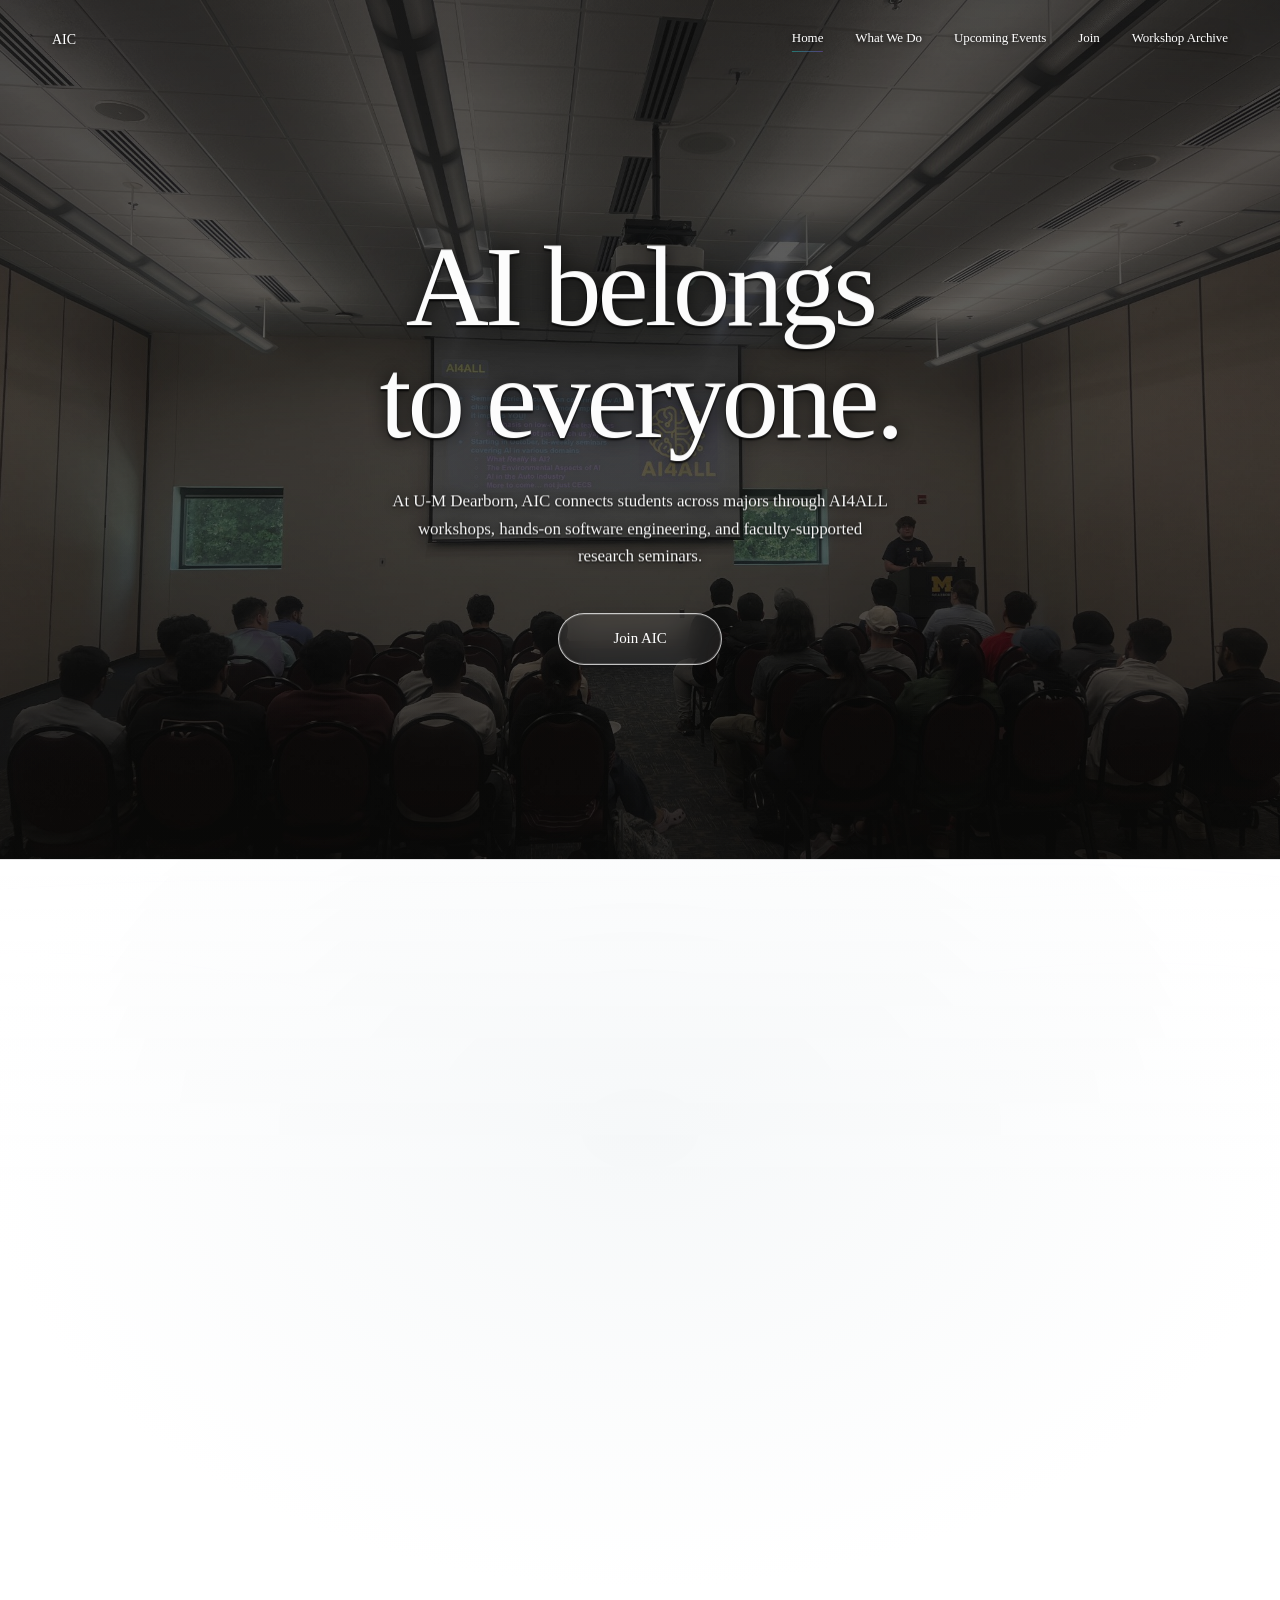
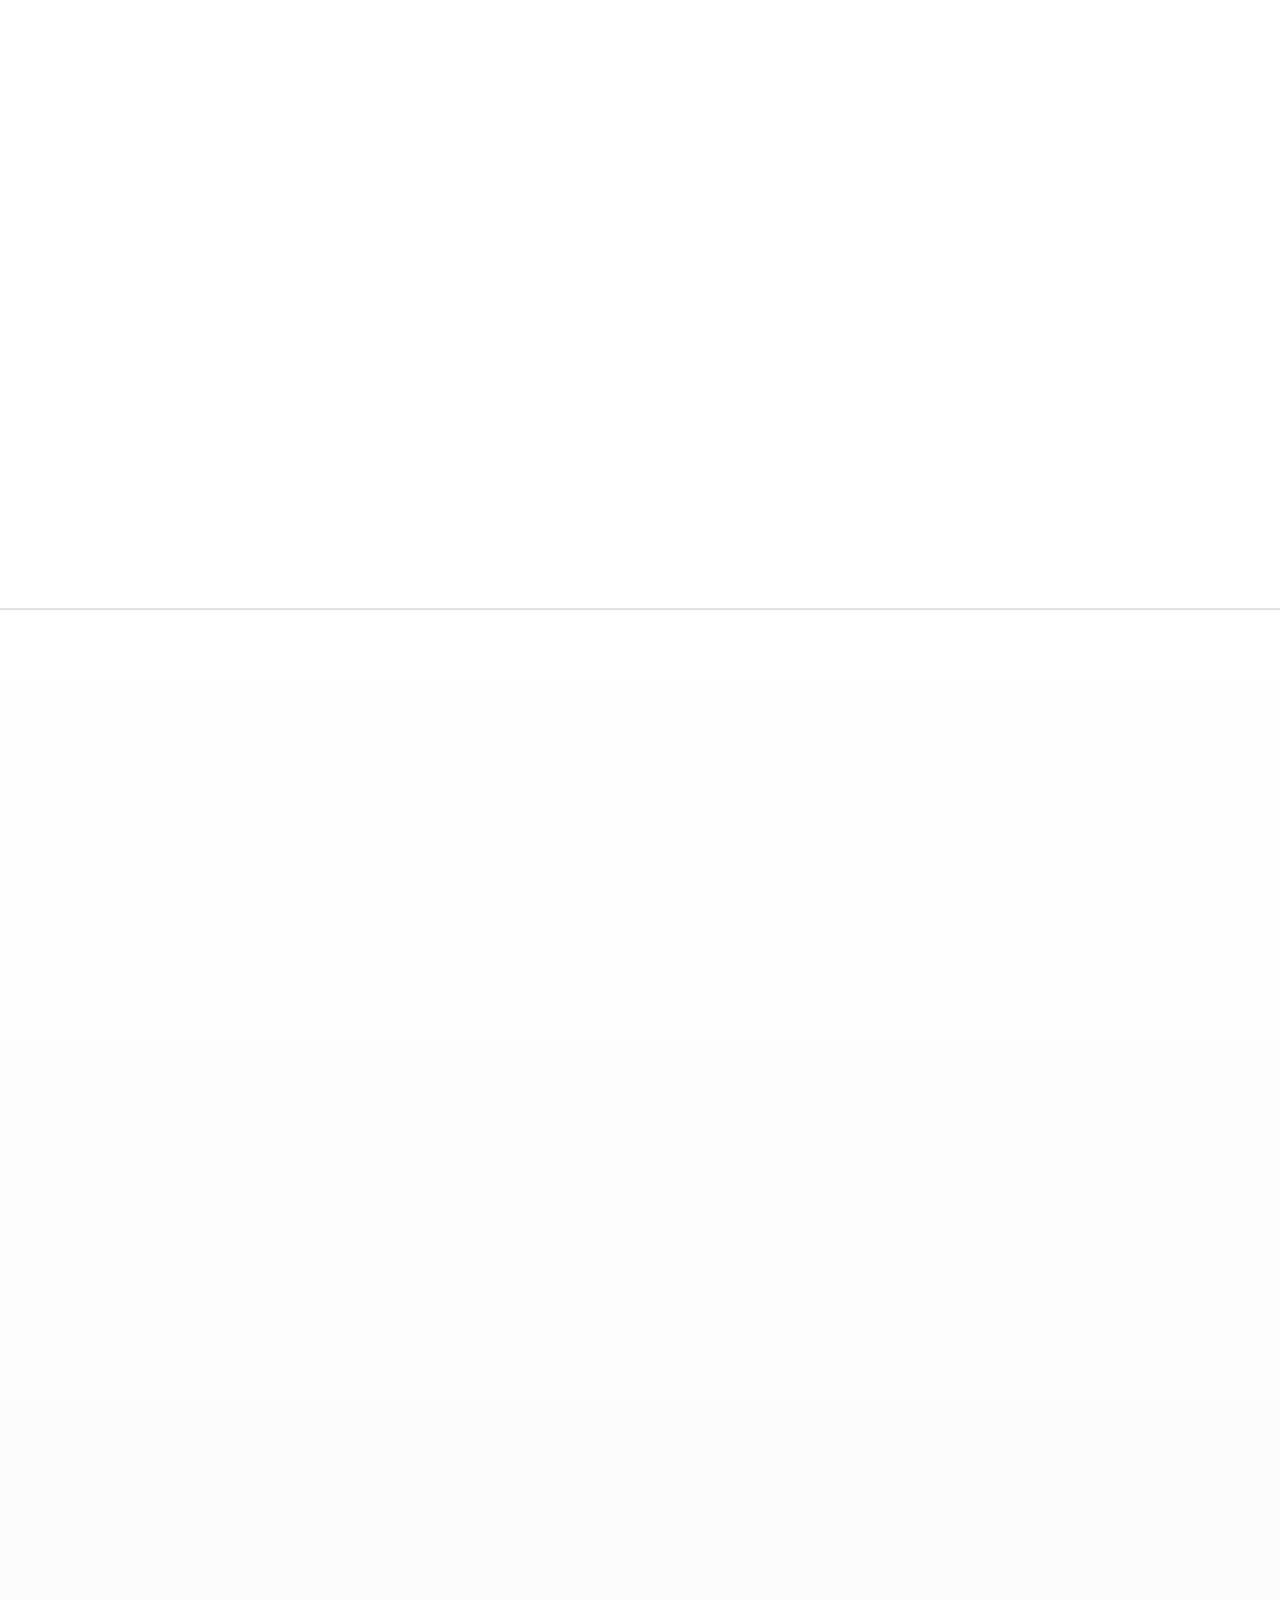
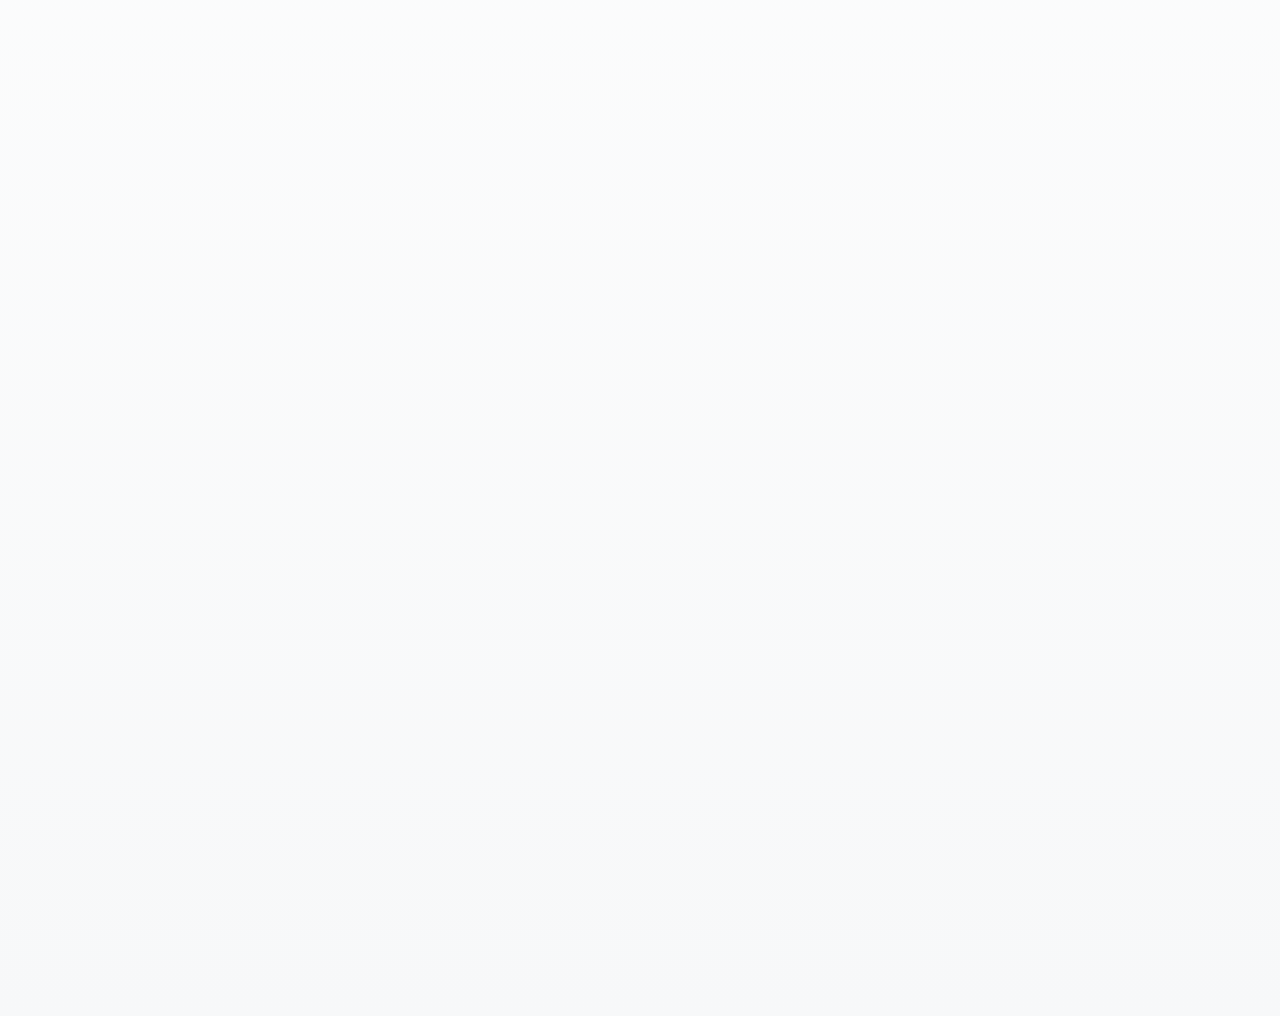
<file: index.html>
<!doctype html>
<meta charset="utf-8">
<title>AIC — Artificial Intelligence Club</title>
<meta http-equiv="refresh" content="0; url=AI4ALL.html">
<link rel="canonical" href="AI4ALL.html">
<p>Redirecting to <a href="AI4ALL.html">AI4ALL.html</a>…</p>
</file>
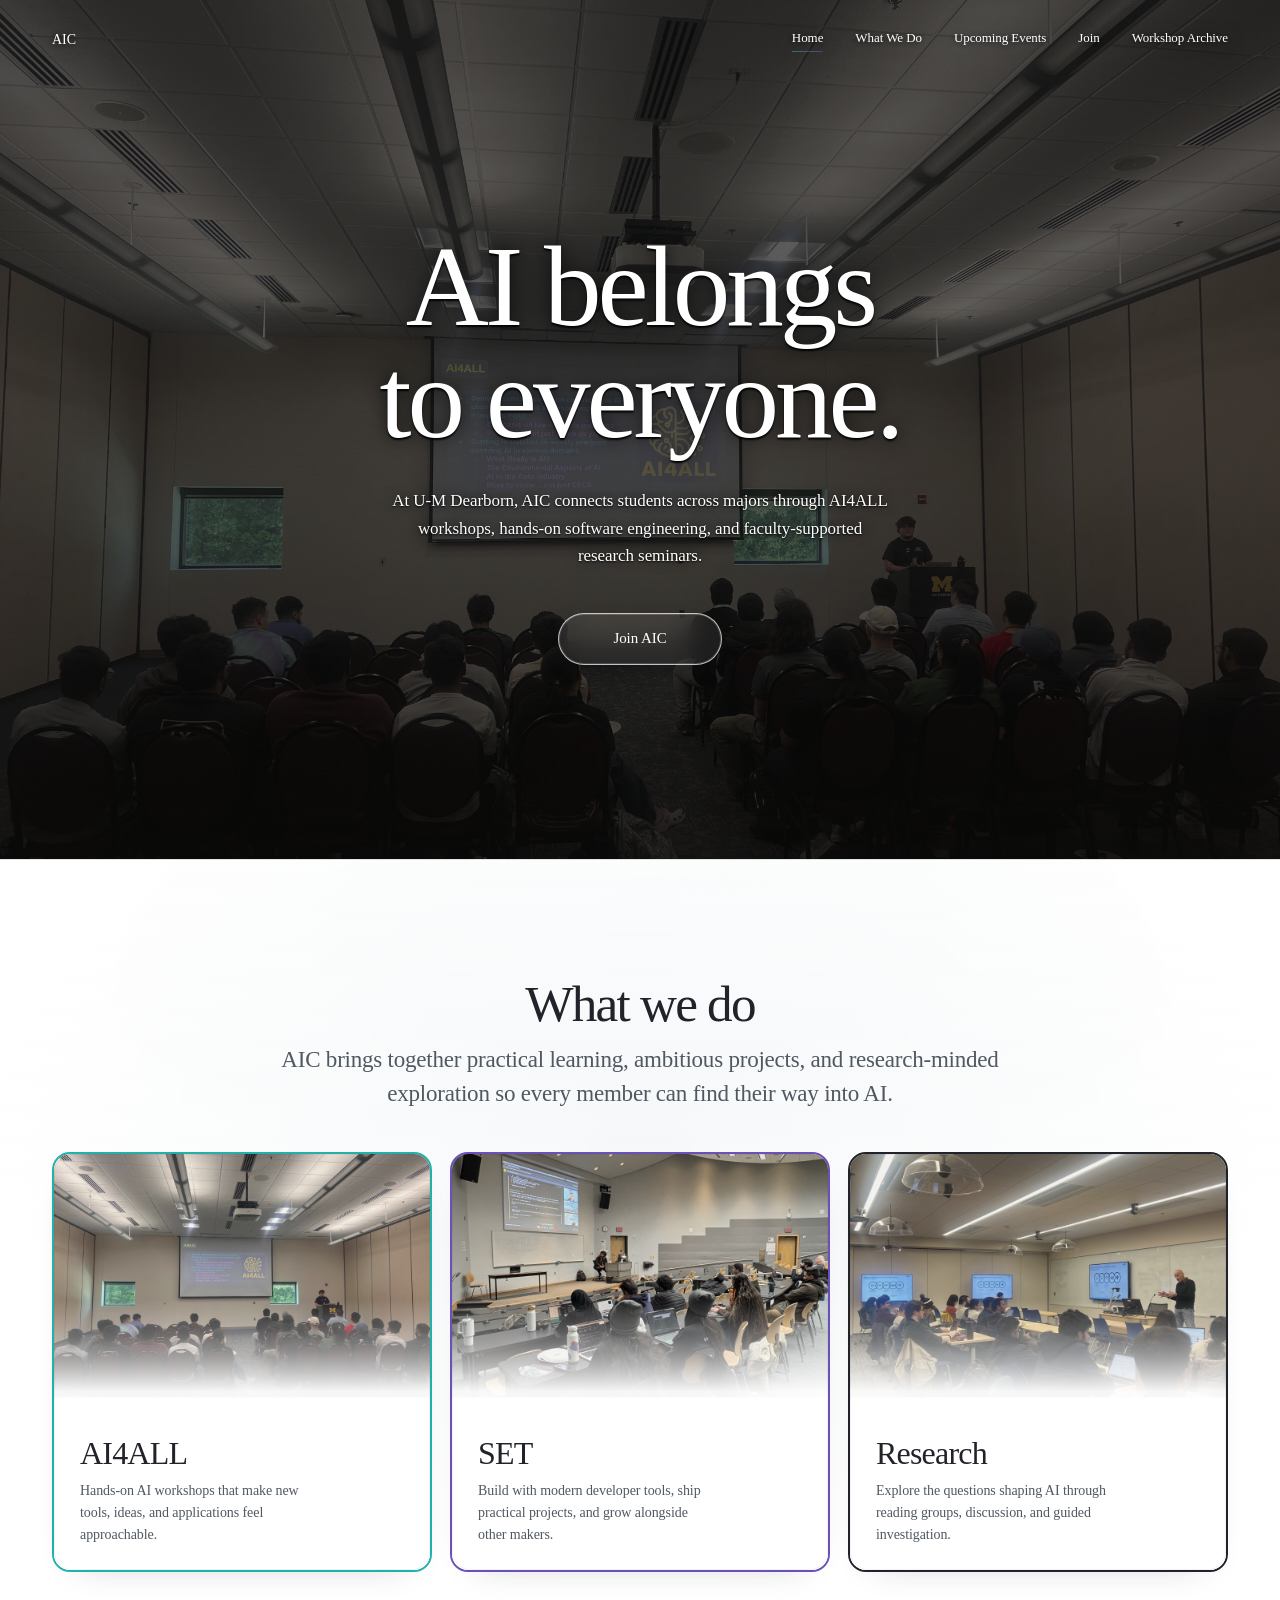
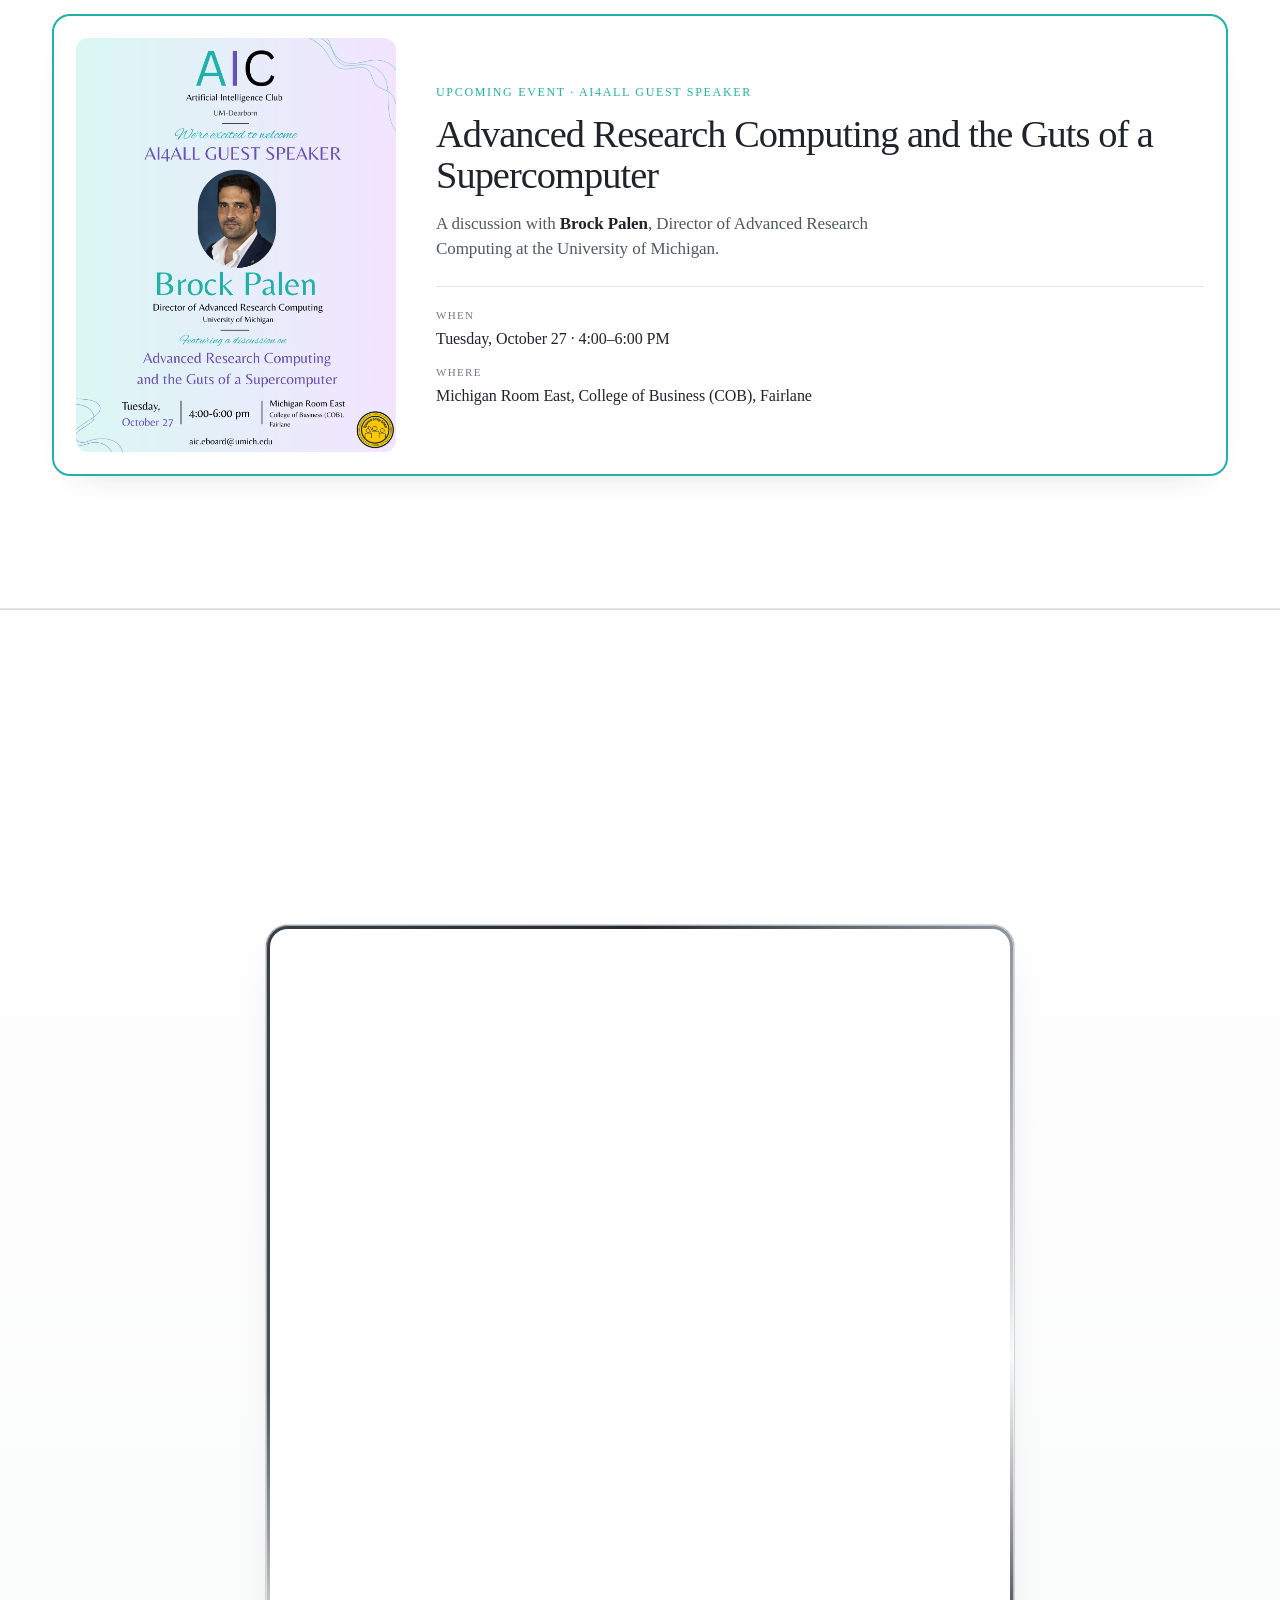
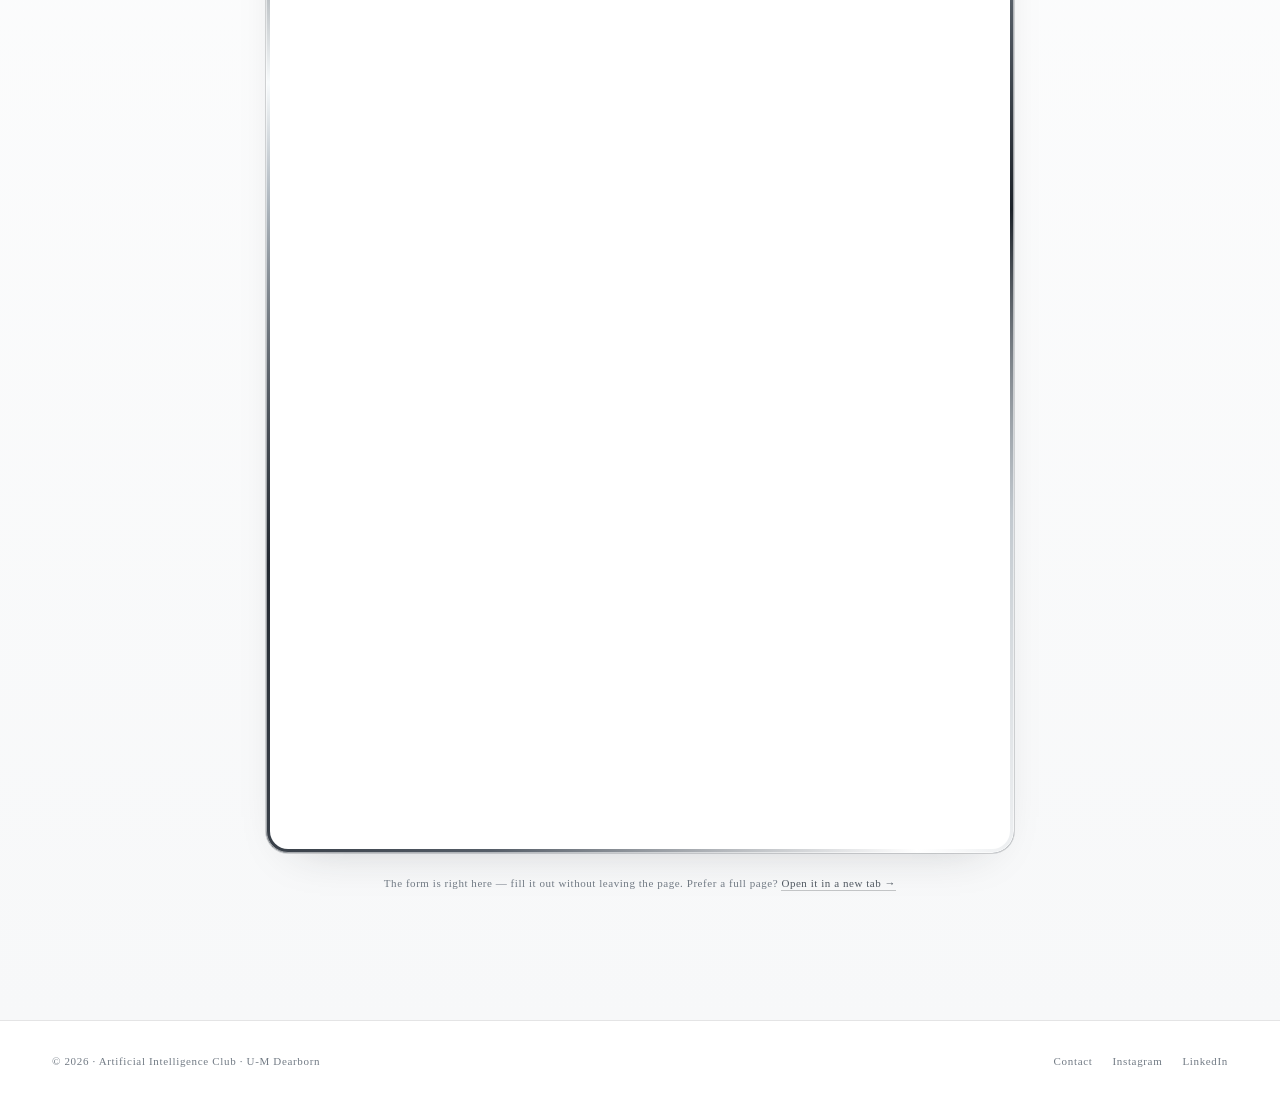
<file: AI4ALL.html>
<!doctype html>
<html lang="en">
<head>
<meta charset="utf-8" />
<meta name="viewport" content="width=device-width,initial-scale=1" />
<meta name="description" content="The Artificial Intelligence Club at the University of Michigan-Dearborn: hands-on workshops, AI learning, and community for every major." />
<meta name="theme-color" content="#FFFFFF" />
<title>AIC — Artificial Intelligence Club</title>
<script>document.documentElement.classList.add('js');</script>
<link rel="preconnect" href="https://fonts.googleapis.com" />
<link rel="preconnect" href="https://fonts.gstatic.com" crossorigin />
<link href="https://fonts.googleapis.com/css2?family=IBM+Plex+Mono:wght@400;500&family=IBM+Plex+Sans:ital,wght@0,300;0,400;0,500;0,600;1,400&family=IBM+Plex+Serif:ital,wght@0,400;0,500;0,600;1,400&family=Newsreader:opsz,wght@6..72,300;6..72,400&display=swap" rel="stylesheet" />
<style>
  /* AIC brand tokens */
  :root{
    --aic-teal:   #20B2AA;
    --aic-purple: #6B4FBB;
    --aic-off:    #202329;
    --aic-obsidian:#FFFFFF;
    --aic-chalk:  #FFFFFF;
    --aic-ash:    #F2F3F4;

    --ink:        var(--aic-off);
    --ink-dim:    #505861;
    --ink-faint:  #727b85;
    --line:       rgba(32,35,41,.12);
    --line-strong:rgba(32,35,41,.24);

    --serif:"Times New Roman", Times, serif;
    --roman:"Times New Roman", Times, serif;
    --sans:"Times New Roman", Times, serif;
    --mono:"Times New Roman", Times, serif;
  }

  *{ box-sizing:border-box; margin:0; padding:0; }
  html,body{
    background:transparent;
    color:var(--ink);
    font-family:var(--sans);
    -webkit-font-smoothing:antialiased;
  }
  html{ background:var(--aic-obsidian); scroll-behavior:smooth; scroll-padding-top:86px; }
  body{
    min-height:100vh;
    overflow-x:hidden;
    font-size:15px;
    line-height:1.55;
    letter-spacing:-0.005em;
  }
  a{ color:inherit; text-decoration:none; }

  /* ---------- background slideshow (full page, fixed) ---------- */
  .bg{
    position:fixed; inset:0;
    z-index:-2;
    background:var(--aic-obsidian);
    overflow:hidden;
  }
  .bg .slide{
    position:absolute; inset:0;
    background-size:cover;
    background-position:center;
    opacity:0;
    transition: opacity 2.4s ease-in-out, transform 12s ease-out;
    transform:scale(1.04);
    filter:saturate(.7) contrast(.95) brightness(.55);
    will-change: opacity, transform;
  }
  .bg .slide.brand-slide{
    background-color:#071d31;
    background-repeat:no-repeat;
    background-size:clamp(100px, 20vw, 200px);
    background-position:center 10%;
    filter:saturate(.7) contrast(.95) brightness(.55);
  }
  .bg .slide.on{
    opacity:1;
    transform:scale(1.0);
  }
  /* Match the Upcoming Events slideshow's photo treatment. */
  .bg::after{
    content:"";
    position:absolute; inset:0;
    background:linear-gradient(180deg,rgba(12,12,11,.35) 0%,rgba(12,12,11,.25) 45%,rgba(12,12,11,.55) 100%),
      radial-gradient(120% 80% at 50% 50%,rgba(12,12,11,0) 0%,rgba(12,12,11,.25) 70%,rgba(12,12,11,.55) 100%);
    pointer-events:none;
    z-index:2;
  }
  /* Subtle film grain over the slideshow. */
  .grain{
    position:fixed; inset:-50%; z-index:-1;
    background-image:url("data:image/svg+xml;utf8,<svg xmlns='http://www.w3.org/2000/svg' width='220' height='220'><filter id='n'><feTurbulence type='fractalNoise' baseFrequency='1.4' numOctaves='2' stitchTiles='stitch'/><feColorMatrix values='0 0 0 0 0.95  0 0 0 0 0.95  0 0 0 0 0.92  0 0 0 0.55 0'/></filter><rect width='100%25' height='100%25' filter='url(%23n)' opacity='.55'/></svg>");
    opacity:.07;
    mix-blend-mode:overlay;
    pointer-events:none;
    animation: drift 9s steps(6) infinite;
  }
  @keyframes drift{
    0%  { transform:translate(0,0) }
    20% { transform:translate(-2%, 1%) }
    40% { transform:translate(1%, -1%) }
    60% { transform:translate(-1%, 2%) }
    80% { transform:translate(2%, -2%) }
    100%{ transform:translate(0,0) }
  }

  .wrap{ max-width:1240px; margin:0 auto; padding:0 32px; position:relative; width:100%; }
  @media (max-width:640px){ .wrap{ padding:0 22px; } }

  /* ---------- nav ---------- */
  nav.top{
    position:sticky; top:0; z-index:100;
    padding:14px 0;
    background:rgba(255,255,255,.96);
    border-bottom:1px solid var(--line);
    backdrop-filter:blur(14px);
    -webkit-backdrop-filter:blur(14px);
  }
  .nav-inner{
    display:flex; align-items:center; justify-content:space-between;
  }
  .nav-links{ display:flex; gap:32px; align-items:center; }
  .brand-name{
    font-size:14px; font-weight:500; letter-spacing:-0.005em;
    color:var(--ink);
  }
  .nav-links a{
    font-size:13px; color:var(--ink-dim);
    transition:color .2s ease;
    position:relative;
  }
  .nav-links a::after{
    content:""; position:absolute; left:0; right:0; bottom:-4px;
    height:1px;
    background:linear-gradient(90deg, var(--aic-teal), var(--aic-purple));
    transform:scaleX(0); transform-origin:left;
    transition: transform .25s ease;
    opacity:.7;
  }
  .nav-links a:hover{ color:var(--ink); }
  .nav-links a:hover::after{ transform:scaleX(1); }
  .nav-links a.current{ color:var(--ink); }
  .nav-links a.current::after{ transform:scaleX(1); opacity:.55; }
  /* keep the 3 nav links from crowding on small phones */
  @media (max-width:800px){
    nav.top{ padding:14px 0; }
    .nav-inner{ align-items:flex-start; gap:18px; }
    .nav-links{ gap:10px 16px; flex-wrap:wrap; justify-content:flex-end; }
    .nav-links a{ font-size:12px; }
    .brand-name{ font-size:13px; }
  }
  @media (max-width:460px){
    html{ scroll-padding-top:120px; }
    .nav-inner{ flex-direction:column; align-items:center; }
    .nav-links{ justify-content:center; }
  }

  /* ---------- hero ---------- */
  .hero-section{
    min-height: calc(100vh - 92px);
    display:flex; align-items:center; justify-content:center;
    padding: 80px 0 96px;
    position:relative;
  }
  .hero{
    text-align:center;
    max-width:720px;
    margin: 0 auto;
  }
  h1.display{
    font-family:"Times New Roman", Times, serif;
    font-weight:300;
    font-size: clamp(56px, 9vw, 116px);
    line-height: .98;
    letter-spacing:-0.035em;
    color:var(--ink);
    text-wrap:balance;
    text-shadow: 0 2px 32px rgba(0,0,0,.65), 0 1px 4px rgba(0,0,0,.5);
  }
  h1.display .italic{
    font-style:normal;
    color:var(--ink);
  }

  .lede{
    margin: 32px auto 0;
    max-width:560px;
    font-size:17px; line-height:1.6;
    color:#d8d8d3;
    text-wrap:pretty;
    text-shadow: 0 1px 16px rgba(0,0,0,.7), 0 1px 3px rgba(0,0,0,.6);
  }

  /* primary CTA — Join AIC (scrolls to the interest form) */
  .cta-join{
    margin-top:44px;
    position:relative;
    isolation:isolate;
    display:inline-flex; align-items:center; justify-content:center;
    min-width:164px; height:52px; padding:0 30px;
    overflow:hidden;
    border-radius:999px;
    border:1px solid rgba(255,255,255,.38);
    background:linear-gradient(135deg, rgba(255,255,255,.24), rgba(255,255,255,.07) 46%, rgba(255,255,255,.14));
    color:var(--aic-off);
    font-family:var(--sans);
    font-size:15px; font-weight:500; letter-spacing:-0.005em;
    cursor:pointer;
    box-shadow:
      0 12px 34px -12px rgba(0,0,0,.66),
      inset 1px 1px 0 rgba(255,255,255,.36),
      inset -1px -1px 0 rgba(0,0,0,.22),
      inset 0 0 14px rgba(255,255,255,.1);
    backdrop-filter:blur(14px);
    -webkit-backdrop-filter:blur(14px);
    transition:transform .2s ease, box-shadow .25s ease, border-color .25s ease;
  }
  .cta-join::before{
    content:"";
    position:absolute; z-index:0; inset:0;
    border-radius:inherit;
    pointer-events:none;
    background:
      radial-gradient(circle at 79% 82%, rgba(255,255,255,.18), transparent 38%),
      linear-gradient(118deg, rgba(255,255,255,.23), transparent 34%, rgba(255,255,255,.06) 58%, rgba(255,255,255,.2));
    opacity:.92;
    transition:filter .25s ease, opacity .25s ease;
  }
  .cta-join::after{
    content:"";
    position:absolute; z-index:0; inset:-78% -28%;
    border-radius:inherit;
    pointer-events:none;
    background:linear-gradient(105deg, transparent 41%, rgba(255,255,255,.35) 49%, rgba(255,255,255,.06) 55%, transparent 63%);
    transform:translateX(-42%) rotate(9deg);
    transition:transform .65s cubic-bezier(.2,.75,.2,1);
  }
  .cta-default,
  .cta-hover{
    position:relative; z-index:1;
    display:inline-flex; align-items:center; gap:8px;
    transition:opacity .3s ease, transform .3s ease;
  }
  .cta-default{ transform:translateX(4px); }
  .cta-hover{
    position:absolute; inset:0;
    justify-content:center;
    opacity:0;
    transform:translateX(48px);
  }
  .cta-join:hover,
  .cta-join:focus-visible{
    transform:translateY(-2px) scale(1.015);
    border-color:rgba(255,255,255,.68);
    box-shadow:
      0 17px 44px -14px rgba(0,0,0,.75),
      inset 1px 1px 0 rgba(255,255,255,.54),
      inset -1px -1px 0 rgba(0,0,0,.2),
      inset 0 0 18px rgba(255,255,255,.17);
  }
  .cta-join:hover::before,
  .cta-join:focus-visible::before{ filter:brightness(1.16); }
  .cta-join:hover::after,
  .cta-join:focus-visible::after{ transform:translateX(42%) rotate(9deg); }
  .cta-join:hover .cta-default,
  .cta-join:focus-visible .cta-default{ opacity:0; transform:translateX(48px); }
  .cta-join:hover .cta-hover,
  .cta-join:focus-visible .cta-hover{ opacity:1; transform:translateX(0); }
  .cta-join:active{ transform:translateY(0) scale(.985); }
  .cta-hover svg{ width:16px; height:16px; }

  .hint{
    margin-top: 16px;
    font-family:var(--mono);
    font-size: 11px;
    letter-spacing:.08em;
    color: var(--ink-faint);
    text-transform:uppercase;
  }
  .hint .ok{ color: var(--aic-teal); }

  /* ---------- what we do ---------- */
  section.what-we-do{
    position:relative;
    isolation:isolate;
    padding:118px 0 132px;
    background:linear-gradient(180deg, rgba(7,12,22,.88), rgba(7,12,22,.64));
    border-top:1px solid var(--line);
    border-bottom:1px solid var(--line);
  }
  section.what-we-do::before{
    content:"";
    position:absolute; inset:0;
    pointer-events:none;
    background:radial-gradient(ellipse 70% 46% at 50% 20%, rgba(7,12,22,.76), transparent 74%);
    opacity:1;
    z-index:0;
  }
  /* Adapted from the MIT-licensed Motiq Luminous Topography component. */
  .lower-topography{
    position:relative;
    isolation:isolate;
    background:#07101b;
  }
  .aic-topography{
    position:sticky;
    top:0;
    height:100svh;
    margin-bottom:-100svh;
    z-index:0;
    overflow:hidden;
    pointer-events:none;
    background:
      radial-gradient(66% 74% at 76% 24%, rgba(107,79,187,.17), transparent 67%),
      radial-gradient(54% 68% at 14% 82%, rgba(32,178,170,.10), transparent 68%),
      linear-gradient(145deg, #111725 0%, #0c1019 55%, #080c14 100%);
  }
  .aic-topography::after{
    content:"";
    position:absolute;
    inset:0;
    z-index:1;
    background:radial-gradient(ellipse 76% 58% at 50% 30%, transparent 0%, rgba(5,8,15,.34) 100%);
  }
  .aic-topography svg{ position:relative; z-index:0; width:100%; height:100%; display:block; }
  .aic-topography .topo-layer{
    transform-box:fill-box;
    transform-origin:center;
    animation:topo-drift var(--topo-duration, 18s) ease-in-out infinite alternate;
    will-change:transform;
  }
  .aic-topography .topo-sweep{
    animation:topo-sweep 16s ease-in-out infinite alternate;
    will-change:transform;
  }
  .aic-topography[data-paused="true"] .topo-layer,
  .aic-topography[data-paused="true"] .topo-sweep{ animation-play-state:paused; }
  @keyframes topo-drift{
    from{ transform:translate3d(0,0,0); }
    to{ transform:translate3d(var(--topo-dx, 0px), var(--topo-dy, 0px), 0); }
  }
  @keyframes topo-sweep{
    from{ transform:translateX(-360px); }
    to{ transform:translateX(360px); }
  }
  @media (prefers-reduced-motion:reduce){
    .aic-topography .topo-layer,
    .aic-topography .topo-sweep{ animation:none; }
  }
  @media (max-width:640px){
    .aic-topography .topo-layer[data-depth="1"]{ display:none; }
  }
  .lower-topography > section,
  .lower-topography > footer{ position:relative; z-index:1; }
  .work-intro{
    position:relative;
    display:flex;
    flex-direction:column;
    align-items:center;
    text-align:center;
    gap:14px;
    margin-bottom:42px;
  }
  .work-kicker{
    margin-bottom:0;
    font-family:var(--roman);
    font-size:clamp(36px,4vw,54px);
    line-height:1;
    font-weight:400;
    letter-spacing:-.035em;
    text-transform:none;
    color:var(--ink);
  }
  .work-intro p{
    font-family:var(--roman);
    max-width:760px;
    padding-bottom:0;
    color:var(--ink-dim);
    font-size:clamp(19px,1.8vw,24px);
    line-height:1.45;
    letter-spacing:-.01em;
  }
  .program-grid{
    position:relative;
    display:grid;
    grid-template-columns:repeat(3,minmax(0,1fr));
    gap:18px;
  }
  .program-card{
    position:relative;
    isolation:isolate;
    display:flex;
    align-items:flex-end;
    min-height:420px;
    overflow:hidden;
    border:1px solid rgba(237,237,233,.14);
    border-radius:18px;
    background:#1b1c21;
    box-shadow:0 20px 44px -28px rgba(0,0,0,.85);
    transition:transform .32s ease, border-color .32s ease, box-shadow .32s ease;
  }
  .program-card img{
    position:absolute;
    inset:0;
    z-index:-2;
    width:100%; height:100%;
    object-fit:cover;
    filter:grayscale(.18) saturate(.78) brightness(.7);
    transform:scale(1.02);
    transition:transform .65s ease, filter .45s ease;
  }
  .program-card--ai4all img{ object-position:center 62%; }
  .program-card--set img{ object-position:center 58%; }
  .program-card--research img{ object-position:center 58%; }
  .program-card::before{
    content:"";
    position:absolute;
    z-index:-1;
    inset:0;
    background:linear-gradient(180deg, rgba(9,10,13,.02) 18%, rgba(9,10,13,.24) 50%, rgba(9,10,13,.94) 100%);
  }
  .program-card::after{
    content:"";
    position:absolute;
    inset:0;
    border:1px solid rgba(255,255,255,.05);
    border-radius:inherit;
    pointer-events:none;
  }
  .program-content{
    width:100%;
    padding:27px 26px 25px;
  }
  .program-title{
    display:flex;
    align-items:center;
    justify-content:space-between;
    gap:16px;
    font-family:var(--serif);
    font-size:clamp(26px,2.5vw,34px);
    line-height:1;
    letter-spacing:-.025em;
  }
  .program-content p{
    margin-top:11px;
    max-width:34ch;
    color:rgba(237,237,233,.78);
    font-size:14px;
    line-height:1.55;
  }
  .program-card:hover,
  .program-card:focus-visible{
    transform:translateY(-6px);
    border-color:rgba(237,237,233,.35);
    box-shadow:0 26px 52px -27px rgba(0,0,0,.95);
  }
  .program-card:hover img,
  .program-card:focus-visible img{
    transform:scale(1.08);
    filter:grayscale(0) saturate(.92) brightness(.82);
  }
  @media (max-width:850px){
    .work-intro{ grid-template-columns:1fr; gap:18px; }
    .work-kicker{ margin-bottom:0; }
    .work-intro p{ max-width:600px; }
    .program-grid{ grid-template-columns:1fr; }
    .program-card{ min-height:330px; }
  }

  /* ---------- featured upcoming event ---------- */
  .featured-event{
    position:relative;
    display:grid;
    grid-template-columns:minmax(0,320px) minmax(0,1fr);
    gap:40px;
    align-items:center;
    margin-top:42px;
    padding:22px;
    border:2px solid var(--aic-teal);
    border-radius:18px;
    background:#fff;
    box-shadow:0 14px 36px -28px rgba(32,35,41,.32);
  }
  .featured-event img{
    display:block;
    width:100%;
    height:auto;
    border-radius:12px;
  }
  .featured-event-label{
    font-family:var(--mono);
    font-size:12px;
    letter-spacing:.14em;
    text-transform:uppercase;
    color:var(--aic-teal);
  }
  .featured-event h3{
    margin-top:12px;
    font-family:var(--serif);
    font-size:clamp(28px,3vw,40px);
    font-weight:400;
    line-height:1.08;
    letter-spacing:-.025em;
    color:var(--ink);
  }
  .featured-event-speaker{
    margin-top:14px;
    max-width:52ch;
    color:var(--ink-dim);
    font-size:17px;
    line-height:1.5;
  }
  .featured-event-speaker strong{ color:var(--ink); font-weight:600; }
  .featured-event-meta{
    display:grid;
    gap:14px;
    margin-top:24px;
    padding-top:20px;
    border-top:1px solid var(--line);
  }
  .featured-event-meta dt{
    font-family:var(--mono);
    font-size:11px;
    letter-spacing:.12em;
    text-transform:uppercase;
    color:var(--ink-faint);
  }
  .featured-event-meta dd{
    margin-top:3px;
    color:var(--ink);
    font-size:16px;
    line-height:1.45;
  }
  @media (max-width:760px){
    .featured-event{ grid-template-columns:1fr; gap:24px; padding:16px; }
    .featured-event img{ max-width:420px; margin:0 auto; }
  }

  /* ---------- upcoming events ---------- */
  section.events{
    padding: 120px 0 140px;
    position:relative;
    background:#14151a;
  }
  /* smooth fade from translucent (slideshow visible) into solid grey */
  section.events::before{
    content:"";
    position:absolute;
    left:0; right:0;
    top:-140px; height:140px;
    background:linear-gradient(180deg, rgba(20,21,26,0) 0%, rgba(20,21,26,.85) 70%, #14151a 100%);
    pointer-events:none;
  }
  /* The lower Home page uses its own animated field, not the photo slideshow. */
  footer{ background:linear-gradient(180deg, rgba(5,8,14,.58), rgba(5,8,14,.86)) !important; }
  .events-head{
    display:flex; align-items:baseline; justify-content:space-between;
    gap:24px; margin-bottom:42px;
    padding-bottom:18px;
    border-bottom:1px solid var(--line);
  }
  .events-head h2{
    font-family:var(--serif); font-weight:400;
    font-size:clamp(34px, 4.4vw, 54px);
    letter-spacing:-0.025em;
  }
  .events-head h2 .italic{
    font-style:normal;
    color:var(--ink);
  }
  .events-head .label{
    font-family:var(--serif);
    font-weight:400;
    font-size:clamp(20px, 2.2vw, 28px);
    letter-spacing:-0.02em;
    color:var(--ink);
    text-shadow:
      0 0 18px rgba(32,178,170,.55),
      0 0 38px rgba(32,178,170,.25);
  }
  .events-head .label em{
    font-style:normal;
    color:#cfe9e6;
    font-weight:300;
  }

  .event-list{ display:flex; flex-direction:column; }
  /* track filter bar */
  .filter-bar{
    margin-bottom:8px;
    display:flex; align-items:center; justify-content:space-between;
    padding:18px 0;
    border-bottom:1px solid var(--line);
    flex-wrap:wrap; gap:14px;
  }
  .filters{ display:flex; gap:8px; flex-wrap:wrap; }
  .chip{
    font-family:var(--mono); font-size:11px; letter-spacing:.1em;
    text-transform:uppercase;
    padding:7px 13px; border-radius:999px; cursor:pointer;
    border:1px solid var(--line);
    color:var(--ink-dim); background:transparent;
    transition: all .2s ease;
  }
  .chip:hover{ color:var(--ink); border-color:var(--line-strong); }
  .chip[aria-selected="true"]{
    background:var(--ink); color:var(--aic-obsidian); border-color:var(--ink);
  }
  .count{
    font-family:var(--mono); font-size:11px; letter-spacing:.1em;
    color:var(--ink-faint); text-transform:uppercase;
  }

  /* per-track groups */
  .track-group{ padding:56px 0 0; }
  .track-group.hidden{ display:none; }
  .track-head{
    display:flex; align-items:baseline; justify-content:space-between;
    gap:24px; margin-bottom:22px;
  }
  .track-title{
    font-family:var(--serif); font-size:clamp(26px, 3vw, 36px); font-weight:400;
    letter-spacing:-0.025em;
  }
  .track-sub{
    display:block; margin-top:6px;
    font-family:var(--sans); font-size:13px; font-weight:400;
    color:var(--ink-faint); letter-spacing:0;
  }
  .track-meta{
    font-family:var(--mono); font-size:11px; letter-spacing:.12em;
    text-transform:uppercase; color:var(--ink-faint);
    white-space:nowrap;
  }
  .term-divider{
    font-family:var(--mono); font-size:10px; letter-spacing:.18em;
    text-transform:uppercase; color:var(--ink-faint);
    padding:26px 0 10px;
  }
  .track-group .event{ cursor:default; }
  @media (max-width:600px){
    .track-head{ flex-direction:column; gap:8px; }
  }
  .event{
    display:grid;
    grid-template-columns: 80px 1fr 200px 160px 44px;
    align-items:center;
    gap:24px;
    padding:26px 22px;
    border-top:1px solid var(--line);
    transition: background .25s ease, transform .25s ease;
    cursor:pointer;
    background:rgba(20,21,26,.35);
    backdrop-filter: blur(2px);
    -webkit-backdrop-filter: blur(2px);
    position:relative;
    border-radius:14px;
    margin: 0 -22px;
    border-top-color:var(--line);
  }
  .event::before{
    content:"";
    position:absolute; inset:0;
    border-radius:14px;
    padding:1px;
    background: conic-gradient(
      from var(--shine-angle, 0deg),
      transparent 0deg,
      transparent 60deg,
      rgba(107,79,187,.85) 120deg,
      rgba(107,79,187,.35) 160deg,
      transparent 200deg,
      transparent 360deg
    );
    -webkit-mask:
      linear-gradient(#fff 0 0) content-box,
      linear-gradient(#fff 0 0);
    mask:
      linear-gradient(#fff 0 0) content-box,
      linear-gradient(#fff 0 0);
    -webkit-mask-composite: xor;
            mask-composite: exclude;
    opacity:0;
    transition: opacity .35s ease;
    pointer-events:none;
  }
  .event:last-child{ border-bottom:1px solid var(--line); }
  .event:hover{
    background:rgba(20,21,26,.7);
    box-shadow:
      0 0 0 1px rgba(107,79,187,.18),
      0 12px 40px -12px rgba(107,79,187,.35),
      inset 0 0 60px rgba(107,79,187,.06);
  }
  .event:hover::before{
    opacity:1;
    animation: shine-rotate 4s linear infinite;
  }
  @keyframes shine-rotate{
    to { --shine-angle: 360deg; }
  }
  @property --shine-angle{
    syntax: "<angle>";
    inherits: false;
    initial-value: 0deg;
  }
  .event .idx{
    font-family:var(--mono); font-size:11px; color:var(--ink-faint); letter-spacing:.05em;
  }
  .event .title{
    font-family:var(--serif); font-size:24px; letter-spacing:-0.02em;
    color:var(--ink); line-height:1.15;
  }
  .event .title .tag{
    display:inline-block; margin-left:12px; vertical-align:middle;
    font-family:var(--mono); font-size:10px; letter-spacing:.12em;
    text-transform:uppercase;
    color:#b8a8e0;
    padding:3px 8px; border-radius:4px;
    border:1px solid rgba(107,79,187,.32);
    background:rgba(107,79,187,.08);
  }
  .event .when{
    font-family:var(--mono); font-size:12.5px; color:var(--ink-dim);
  }
  .event .when .dow{ color:var(--ink-faint); }
  .event .when .time{ color:var(--ink); }
  .event .where{
    font-family:var(--sans); font-size:13.5px; color:var(--ink-dim);
  }
  .event .where::before{
    content:""; display:inline-block; width:5px; height:5px; border-radius:50%;
    background:var(--ink-faint); margin-right:9px; vertical-align:middle;
  }
  .event .go{
    width:34px; height:34px; border-radius:50%;
    border:1px solid var(--line-strong);
    display:flex; align-items:center; justify-content:center;
    color:var(--ink-dim);
    transition: all .2s ease;
  }
  .event:hover .go{
    border-color:rgba(107,79,187,.55);
    color:#b8a8e0;
    transform:rotate(-45deg);
    box-shadow:0 0 16px rgba(107,79,187,.30);
  }
  .event .go svg{ width:14px; height:14px; }

  @media (max-width:920px){
    .event{ grid-template-columns: 42px 1fr 32px; grid-template-rows:auto auto auto; gap:6px 16px; padding:22px 6px; }
    .event .idx{ grid-row:1; }
    .event .title{ grid-row:1; grid-column:2; font-size:19px; }
    .event .when{ grid-row:2; grid-column:2; }
    .event .where{ grid-row:3; grid-column:2; }
    .event .go{ grid-row:1 / span 3; grid-column:3; align-self:start; }
  }

  .events-foot{
    margin-top:34px;
    display:flex; justify-content:space-between; align-items:center;
    gap:16px; flex-wrap:wrap;
    font-family:var(--mono); font-size:11.5px; letter-spacing:.06em;
    color:var(--ink-faint);
  }
  .events-foot a{
    color:var(--ink);
    border-bottom:1px solid var(--line-strong);
    padding-bottom:2px;
    transition: border-color .2s ease, color .2s ease;
  }
  .events-foot a:hover{
    border-color:var(--aic-purple);
    color:#a394d6;
  }

  /* ---------- footer ---------- */
  footer{
    position:relative;
    isolation:isolate;
    overflow:hidden;
    padding: 32px 0 36px;
    border-top:1px solid var(--line);
    color:var(--ink-faint);
    font-family:var(--mono); font-size:11px; letter-spacing:.06em;
    background:rgba(12,12,11,.35);
    backdrop-filter: blur(8px);
    -webkit-backdrop-filter: blur(8px);
  }
  .foot-inner{ display:flex; justify-content:space-between; gap:16px; flex-wrap:wrap; }
  .foot-links{ display:flex; align-items:center; gap:20px; flex-wrap:wrap; }
  .foot-inner a:hover{ color:var(--ink); }


  /* reveal */
  .reveal{ opacity:1; transform:none; }
  .js .reveal{ opacity:0; transform:translateY(10px); transition: opacity .8s ease, transform .8s ease; }
  .js .reveal.in{ opacity:1; transform:none; }
  .reveal.d1{ transition-delay:.08s; }
  .reveal.d2{ transition-delay:.16s; }
  .reveal.d3{ transition-delay:.24s; }
  .reveal.d4{ transition-delay:.32s; }

  /* ---------- join / interest form ---------- */
  section.join{
    padding: 116px 0 128px;
    background:linear-gradient(180deg, rgba(7,12,22,.60), rgba(5,8,14,.86));
    position:relative;
    isolation:isolate;
    border-top:1px solid var(--line);
  }
  .join-head{
    text-align:center;
    max-width:660px; margin:0 auto 46px;
  }
  .join-head .eyebrow{
    font-family:var(--mono); font-size:11px; letter-spacing:.16em;
    text-transform:uppercase; color:var(--aic-teal);
    margin-bottom:16px;
  }
  .join-head h2{
    font-family:var(--serif); font-weight:400;
    font-size:clamp(34px,4.4vw,54px); letter-spacing:-0.025em;
    line-height:1.05;
  }
  .join-head h2 .italic{ font-style:normal; color:var(--ink); }
  .join-head p{
    margin-top:18px; font-size:16px; line-height:1.62;
    color:var(--ink-dim); text-wrap:pretty;
  }
  .form-frame{
    max-width:748px; margin:0 auto;
    border-radius:22px;
    padding:4px;
    position:relative;
    isolation:isolate;
    overflow:hidden;
    background:#8d949b;
    box-shadow:0 18px 48px -30px rgba(32,35,41,.28),0 0 0 1px rgba(39,45,52,.18);
  }
  .form-frame::before{
    content:"";
    position:absolute;
    inset:0;
    border-radius:inherit;
    pointer-events:none;
    background:conic-gradient(
      from var(--form-metal-angle),
      #252a31 0deg,
      #8b939c 26deg,
      #f7fafb 48deg,
      #555d66 77deg,
      #1c2229 108deg,
      #c2c9cf 139deg,
      #fff 160deg,
      #565e68 191deg,
      #222830 218deg,
      #aeb7bf 253deg,
      #f8fbfc 271deg,
      #4a535c 309deg,
      #252a31 360deg
    );
    animation:form-metal-flow 9s linear infinite;
  }
  .form-frame::after{
    content:"";
    position:absolute;
    inset:0;
    border:1px solid rgba(255,255,255,.55);
    border-radius:inherit;
    pointer-events:none;
    z-index:2;
  }
  @property --form-metal-angle{
    syntax:"<angle>";
    inherits:false;
    initial-value:0deg;
  }
  @keyframes form-metal-flow{
    to{ --form-metal-angle:360deg; }
  }
  .form-frame .inner{
    position:relative;
    z-index:1;
    background:#0c0d11;
    border-radius:18px;
    padding:10px;
  }
  .form-frame iframe{
    display:block;
    width:100%;
    height:1500px;
    border:0;
    background:#fff;
    border-radius:12px;
  }
  .join-note{
    max-width:748px; margin:22px auto 0;
    text-align:center;
    font-family:var(--mono); font-size:11px; letter-spacing:.05em;
    color:var(--ink-faint);
  }
  .join-note a{ color:var(--ink-dim); border-bottom:1px solid var(--line-strong); padding-bottom:1px; }
  .join-note a:hover{ color:var(--ink); }
  @media (max-width:640px){
    .form-frame .inner{ padding:6px; }
    .form-frame iframe{ height:1650px; }
  }

  a:focus-visible,
  button:focus-visible{
    outline:2px solid var(--aic-teal);
    outline-offset:4px;
  }
  @media (prefers-reduced-motion:reduce){
    html{ scroll-behavior:auto; }
    *,*::before,*::after{
      animation-duration:.01ms !important;
      animation-iteration-count:1 !important;
      transition-duration:.01ms !important;
    }
    .js .reveal{ opacity:1; transform:none; }
  }

  ::selection{ background:var(--aic-teal); color:var(--aic-obsidian); }

  /* Light content sections below the darker, photo-led hero. */
  html,body{ background:#fff; color:var(--ink); }
  .bg{ z-index:0; background:#fff; pointer-events:none; }
  .grain{ opacity:.025; mix-blend-mode:multiply; }
  .brand-name,.nav-links a,.nav-links a.current{ color:var(--ink); }
  .nav-links a:hover{ color:var(--ink); }
  .brand-name,.nav-links a{ text-shadow:none; }
  h1.display{ color:#fff; text-shadow:0 2px 2px rgba(0,0,0,.95),0 0 18px rgba(0,0,0,.7); }
  h1.display .italic{ color:#fff; }
  .hero-section{ z-index:1; }
  .lede{ color:#fff; text-shadow:0 1px 2px rgba(0,0,0,.98),0 0 12px rgba(0,0,0,.85); }
  .cta-join{
    border-color:rgba(255,255,255,.45);
    background:linear-gradient(135deg,rgba(255,255,255,.2),rgba(255,255,255,.06) 46%,rgba(255,255,255,.14));
    color:#fff;
    box-shadow:0 12px 34px -12px rgba(0,0,0,.5),inset 1px 1px 0 rgba(255,255,255,.36),inset -1px -1px 0 rgba(0,0,0,.16);
  }
  .cta-join::before{ background:linear-gradient(118deg,rgba(255,255,255,.2),transparent 38%,rgba(255,255,255,.06) 60%,rgba(255,255,255,.16)); }
  .cta-join:hover,.cta-join:focus-visible{
    border-color:rgba(255,255,255,.68);
    box-shadow:0 17px 44px -14px rgba(0,0,0,.6),inset 1px 1px 0 rgba(255,255,255,.5),inset -1px -1px 0 rgba(0,0,0,.16);
  }
  /* Static clear-glass CTA: no shimmer, lift, or label swap. */
  .cta-join,.cta-join:hover,.cta-join:focus-visible,.cta-join:active{
    transform:none;
    border-color:rgba(255,255,255,.72);
    background:rgba(255,255,255,.07);
    color:#fff;
    box-shadow:0 4px 18px rgba(0,0,0,.16),inset 0 0 0 1px rgba(255,255,255,.16);
    transition:none;
    animation:none;
  }
  .cta-join::before,.cta-join::after{content:none;display:none;}
  .cta-default{opacity:1;transform:none;transition:none;}
  .cta-hover{display:none;}
  .js .cta-join.reveal{opacity:1;transform:none;transition:none;}
  .cta-join:focus-visible{outline:2px solid #fff;outline-offset:4px;}
  section.what-we-do{
    background:linear-gradient(180deg,rgba(255,255,255,.96),#fff 24%);
  }
  section.what-we-do::before{ background:radial-gradient(ellipse 70% 46% at 50% 20%,rgba(238,242,244,.55),transparent 74%); }
  .lower-topography{ z-index:1; background:#fff; }
  .aic-topography{
    background:radial-gradient(66% 74% at 76% 24%,rgba(107,79,187,.045),transparent 67%),
      radial-gradient(54% 68% at 14% 82%,rgba(32,178,170,.04),transparent 68%),#fff;
  }
  .aic-topography::after{ background:radial-gradient(ellipse 76% 58% at 50% 30%,transparent 0%,rgba(255,255,255,.16) 100%); }
  .program-card{
    border-color:var(--line);
    background:#fff;
    box-shadow:0 14px 36px -28px rgba(32,35,41,.32);
  }
  .program-card img{ height:58%; bottom:auto; filter:saturate(.82) contrast(.98) brightness(.96); }
  .program-card::before{ background:linear-gradient(180deg,transparent 35%,rgba(255,255,255,.96) 57%,#fff 65%); }
  .program-card::after{ border-color:rgba(32,35,41,.06); }
  .program-content p{ color:var(--ink-dim); }
  .program-card:hover,.program-card:focus-visible{ border-color:rgba(32,35,41,.22); box-shadow:0 18px 42px -28px rgba(32,35,41,.34); }
  .program-card:hover img,.program-card:focus-visible img{ filter:saturate(.95) brightness(1); }
  .program-card{ border-width:2px; }
  .program-card--ai4all,.program-card--ai4all:hover,.program-card--ai4all:focus-visible{ border-color:var(--aic-teal); }
  .program-card--set,.program-card--set:hover,.program-card--set:focus-visible{ border-color:var(--aic-purple); }
  .program-card--research,.program-card--research:hover,.program-card--research:focus-visible{ border-color:#202329; }
  section.events{ background:#fff; }
  section.events::before{ background:linear-gradient(180deg,rgba(255,255,255,0),#fff 82%); }
  .events-head .label{ text-shadow:none; }
  .events-head .label em{ color:var(--ink-dim); }
  .event{ background:#fff; }
  .event:hover{ background:#f5f6f7; box-shadow:none; }
  .event::before{ display:none; }
  .event .title .tag{ color:#6545a8; }
  .event:hover .go{ color:#6545a8; box-shadow:none; }
  section.join{ background:linear-gradient(180deg,#fff,#f7f8f9); }
  .form-frame .inner{ background:#fff; }
  footer{ background:#fff !important; color:var(--ink-faint); }
</style>
<link rel="stylesheet" href="floating-nav.css" />
<script src="floating-nav.js" defer></script>
</head>
<body class="photo-hero">

<!-- Background slideshow -->
<div class="bg" id="bg"></div>
<div class="grain"></div>

<nav class="top">
  <div class="wrap nav-inner">
    <a class="brand" href="#"><span class="brand-name">AIC</span></a>
    <div class="nav-links">
      <a href="AI4ALL.html" class="current" aria-current="page">Home</a>
      <a href="#what-we-do">What We Do</a>
      <a href="events.html">Upcoming Events</a>
      <a href="#join">Join</a>
      <a href="archive.html">Workshop Archive</a>
    </div>
  </div>
</nav>

<div class="hero-section">
  <div class="wrap">
    <div class="hero">
      <h1 class="display reveal">AI belongs to everyone.</h1>
      <p class="lede reveal d1">
        At U-M Dearborn, AIC connects students across majors through AI4ALL workshops,
        hands-on software engineering, and faculty-supported research seminars.
      </p>
      <a class="cta-join reveal d2" href="#join">
        <span class="cta-default">Join AIC</span>
        <span class="cta-hover" aria-hidden="true">
          Join AIC
          <svg viewBox="0 0 24 24" fill="none" stroke="currentColor" stroke-width="1.7"><path d="M5 12h14M13 6l6 6-6 6"/></svg>
        </span>
      </a>
    </div>
  </div>

</div>

<div class="lower-topography">
  <div class="aic-topography" aria-hidden="true"></div>

<section class="what-we-do" id="what-we-do">
  <div class="wrap">
    <div class="work-intro reveal">
      <div class="work-kicker">What we do</div>
      <p>
        AIC brings together practical learning, ambitious projects, and research-minded
        exploration so every member can find their way into AI.
      </p>
    </div>

    <div class="program-grid">
      <a class="program-card program-card--ai4all reveal d1" href="track-ai4all.html">
        <img src="images/aic-fall-gbm.jpg" alt="A packed AIC General Body Meeting audience" loading="lazy" />
        <span class="program-content">
          <span class="program-title">AI4ALL</span>
          <p>Hands-on AI workshops that make new tools, ideas, and applications feel approachable.</p>
        </span>
      </a>
      <a class="program-card program-card--set reveal d2" href="track-set.html">
        <img src="images/w01.jpg" alt="AIC members gathered in a tiered workshop classroom" loading="lazy" />
        <span class="program-content">
          <span class="program-title">SET</span>
          <p>Build with modern developer tools, ship practical projects, and grow alongside other makers.</p>
        </span>
      </a>
      <a class="program-card program-card--research reveal d3" href="track-research.html">
        <img src="images/w06.jpg" alt="AIC members attending a seminar session" loading="lazy" />
        <span class="program-content">
          <span class="program-title">Research</span>
          <p>Explore the questions shaping AI through reading groups, discussion, and guided investigation.</p>
        </span>
      </a>
    </div>

    <article class="featured-event reveal" aria-labelledby="featured-event-title">
      <img src="images/events/ai4all-guest-speaker-brock-palen.jpg" alt="AI4ALL guest speaker flyer featuring Brock Palen, Director of Advanced Research Computing at the University of Michigan" loading="lazy" />
      <div class="featured-event-body">
        <div class="featured-event-label">Upcoming event · AI4ALL guest speaker</div>
        <h3 id="featured-event-title">Advanced Research Computing and the Guts of a Supercomputer</h3>
        <p class="featured-event-speaker">
          A discussion with <strong>Brock Palen</strong>, Director of Advanced Research Computing
          at the University of Michigan.
        </p>
        <dl class="featured-event-meta">
          <div><dt>When</dt><dd>Tuesday, October 27 · 4:00–6:00 PM</dd></div>
          <div><dt>Where</dt><dd>Michigan Room East, College of Business (COB), Fairlane</dd></div>
        </dl>
      </div>
    </article>
  </div>
</section>

<section class="join" id="join">
  <div class="wrap">
    <div class="join-head reveal">
      <h2>Join a <span class="italic">track</span></h2>
      <p>
        Tell us who you are and which tracks you want — AI4ALL, Software Engineering (SET),
        or the Research Track. It takes about two minutes, helps us plan events around what
        you actually care about, and signs you up for the weekly newsletter.
      </p>
    </div>

    <div class="form-frame reveal d1">
      <div class="inner">
        <iframe
          src="https://docs.google.com/forms/d/e/1FAIpQLSfQSxsaF6A3wpTZ3Ci8zxQ7aIErh3ceeiOcqCI4ebiONCphHA/viewform?embedded=true"
          title="AIC Track Interest Form"
          loading="lazy">Loading the form…</iframe>
      </div>
    </div>

    <div class="join-note reveal d2">
      The form is right here — fill it out without leaving the page. Prefer a full page?
      <a href="https://docs.google.com/forms/d/e/1FAIpQLSfQSxsaF6A3wpTZ3Ci8zxQ7aIErh3ceeiOcqCI4ebiONCphHA/viewform" target="_blank" rel="noopener">Open it in a new tab →</a>
    </div>
  </div>
</section>

<footer>
  <div class="wrap foot-inner">
    <div>© 2026 · Artificial Intelligence Club · U-M Dearborn</div>
    <div class="foot-links">
      <a href="mailto:aic-eboard@umich.edu">Contact</a>
      <a href="https://www.instagram.com/aic.umd/" target="_blank" rel="noopener noreferrer">Instagram</a>
      <a href="https://www.linkedin.com/company/artificial-intelligence-club-of-university-of-michigan-dearborn/" target="_blank" rel="noopener noreferrer">LinkedIn</a>
    </div>
  </div>
</footer>
</div>

<script>
  /* ===================================================================
     SLIDESHOW
     Cross-fade through workshop photos, 6.5s per slide, 2.4s fade.
     =================================================================== */
  (() => {
    const HOLD_MS = 6500;
    const bg = document.getElementById('bg');

    // Open on a crowd photo; the original AI4ALL mark stays in the rotation.
    const recoveredSlides = [
      { src:'images/aic-fall-gbm.jpg', className:'event-slide' },
      { src:'images/ai4all-mark.jpg', className:'brand-slide' }
    ];
    const workshopSlides = Array.from(
      {length: 21},
      (_, i) => ({ src:`images/w${String(i + 1).padStart(2, '0')}.jpg`, className:'workshop-slide' })
    );
    for(let i = workshopSlides.length - 1; i > 0; i--){
      const j = Math.floor(Math.random() * (i + 1));
      [workshopSlides[i], workshopSlides[j]] = [workshopSlides[j], workshopSlides[i]];
    }
    const order = [...recoveredSlides, ...workshopSlides];

    // create slide nodes
    const nodes = order.map(({src, className}) => {
      const d = document.createElement('div');
      d.className = `slide ${className}`;
      d.style.backgroundImage = `url("${src}")`;
      bg.appendChild(d);
      return d;
    });

    let cur = 0;
    // start with first slide visible
    nodes[0].classList.add('on');
    if(window.matchMedia('(prefers-reduced-motion: reduce)').matches) return;

    // preload next image to make fades smoother
    function preload(i){
      const img = new Image();
      img.src = order[i].src;
    }
    preload(1 % nodes.length);

    let timer;
    function tick(){
      const next = (cur + 1) % nodes.length;
      nodes[next].classList.add('on');
      // remove "on" from cur after fade has happened
      const prev = cur;
      setTimeout(() => nodes[prev].classList.remove('on'), 2500);
      cur = next;
      preload((cur + 1) % nodes.length);
      timer = setTimeout(tick, HOLD_MS);
    }
    timer = setTimeout(tick, HOLD_MS);

    // pause when tab hidden
    document.addEventListener('visibilitychange', () => {
      if(document.hidden){ clearTimeout(timer); }
      else { timer = setTimeout(tick, HOLD_MS); }
    });
  })();

  /* ===================================================================
     LUMINOUS TOPOGRAPHY
     Decorative SVG field adapted for AIC from the MIT-licensed Motiq
     Luminous Topography component. It stays lightweight, pauses offscreen,
     and respects reduced-motion preferences.
     =================================================================== */
  (() => {
    const field = document.querySelector('.aic-topography');
    if(!field) return;

    const NS = 'http://www.w3.org/2000/svg';
    const W = 1200;
    const H = 760;
    const MARGIN = 96;
    const STEP = 60;
    const seed = 202627;
    const focalPoints = [
      { x:W * .82, y:H * .24, amp:58, sx:220, sy:154 },
      { x:W * .16, y:H * .74, amp:42, sx:192, sy:138 }
    ];

    const svgNode = (name, attrs = {}) => {
      const node = document.createElementNS(NS, name);
      Object.entries(attrs).forEach(([key, value]) => node.setAttribute(key, String(value)));
      return node;
    };
    const round1 = value => Math.round(value * 10) / 10;
    const clamp = (value, low, high) => Math.min(high, Math.max(low, value));
    const makeRng = initialSeed => {
      let value = initialSeed >>> 0;
      return () => {
        value = (value + 0x6d2b79f5) | 0;
        let next = Math.imul(value ^ (value >>> 15), 1 | value);
        next = (next + Math.imul(next ^ (next >>> 7), 61 | next)) ^ next;
        return ((next ^ (next >>> 14)) >>> 0) / 4294967296;
      };
    };
    const toPath = points => {
      if(points.length < 2) return '';
      let path = `M ${round1(points[0][0])} ${round1(points[0][1])}`;
      for(let i = 0; i < points.length - 1; i++){
        const p0 = points[i - 1] || points[i];
        const p1 = points[i];
        const p2 = points[i + 1];
        const p3 = points[i + 2] || p2;
        const c1x = p1[0] + (p2[0] - p0[0]) / 6;
        const c1y = p1[1] + (p2[1] - p0[1]) / 6;
        const c2x = p2[0] - (p3[0] - p1[0]) / 6;
        const c2y = p2[1] - (p3[1] - p1[1]) / 6;
        path += ` C ${round1(c1x)} ${round1(c1y)}, ${round1(c2x)} ${round1(c2y)}, ${round1(p2[0])} ${round1(p2[1])}`;
      }
      return path;
    };

    const svg = svgNode('svg', {
      viewBox:`0 0 ${W} ${H}`,
      preserveAspectRatio:'xMidYMid slice',
      role:'presentation'
    });
    const uid = 'aic-topography';
    const safeId = `${uid}-safe`;
    const sweepId = `${uid}-sweep`;
    const washId = `${uid}-wash`;
    const lightId = `${uid}-light`;
    const safeGradientId = `${uid}-safe-gradient`;
    const defs = svgNode('defs');

    const wash = svgNode('radialGradient', { id:washId, cx:'78%', cy:'25%', r:'70%' });
    [[0, '#8b78d4', .20], [55, '#6b4fbb', .06], [100, '#6b4fbb', 0]].forEach(([offset, color, opacity]) => {
      wash.append(svgNode('stop', { offset:`${offset}%`, 'stop-color':color, 'stop-opacity':opacity }));
    });
    const light = svgNode('radialGradient', { id:lightId, cx:'50%', cy:'50%', r:'50%' });
    [[0, '#ffffff', 1], [55, '#ffffff', .52], [100, '#ffffff', 0]].forEach(([offset, color, opacity]) => {
      light.append(svgNode('stop', { offset:`${offset}%`, 'stop-color':color, 'stop-opacity':opacity }));
    });
    const safeGradient = svgNode('radialGradient', { id:safeGradientId, cx:'50%', cy:'50%', r:'50%' });
    [['0%', '#202020'], ['58%', '#767676'], ['100%', '#ffffff']].forEach(([offset, color]) => {
      safeGradient.append(svgNode('stop', { offset, 'stop-color':color }));
    });
    const safeMask = svgNode('mask', { id:safeId, maskUnits:'userSpaceOnUse', x:0, y:0, width:W, height:H });
    safeMask.append(svgNode('rect', { x:0, y:0, width:W, height:H, fill:'#fff' }));
    safeMask.append(svgNode('ellipse', {
      cx:W * .5, cy:H * .48, rx:W * .46, ry:H * .38, fill:`url(#${safeGradientId})`
    }));
    const sweepMask = svgNode('mask', { id:sweepId, maskUnits:'userSpaceOnUse', x:-W, y:-H, width:W * 3, height:H * 3 });
    sweepMask.append(svgNode('rect', { x:-W, y:-H, width:W * 3, height:H * 3, fill:'#000' }));
    const sweep = svgNode('g', { class:'topo-sweep' });
    sweep.append(svgNode('ellipse', {
      cx:W / 2, cy:H * .5, rx:W * .42, ry:H * .72, fill:`url(#${lightId})`
    }));
    sweepMask.append(sweep);
    defs.append(wash, light, safeGradient, safeMask, sweepMask);
    svg.append(defs);
    svg.append(svgNode('rect', { x:0, y:0, width:W, height:H, fill:`url(#${washId})` }));

    for(let layerIndex = 0; layerIndex < 2; layerIndex++){
      const random = makeRng(seed + layerIndex * 40503);
      const contourCount = Math.max(6, Math.round((8 + .58 * 6) * (1 - layerIndex * .07)));
      const spacing = (H + MARGIN * 2) / contourCount;
      const layer = svgNode('g', {
        class:'topo-layer',
        'data-depth':layerIndex,
        mask:`url(#${safeId})`
      });
      layer.style.setProperty('--topo-dx', `${round1((layerIndex ? 4.8 : -6.5))}px`);
      layer.style.setProperty('--topo-dy', `${round1(layerIndex ? -1.8 : -2.7)}px`);
      layer.style.setProperty('--topo-duration', `${18 + layerIndex * 7}s`);
      layer.style.animationDelay = `${-layerIndex * 2.5}s`;
      const dimGroup = svgNode('g');
      const brightGroup = svgNode('g', { mask:`url(#${sweepId})` });

      for(let contourIndex = 0; contourIndex < contourCount; contourIndex++){
        const baseY = -MARGIN + spacing * (contourIndex + .5) + (random() - .5) * 7;
        const harmonics = Array.from({ length:3 }, () => ({
          frequency:.0032 + random() * .0052,
          amplitude:(5 + random() * 9) * (1 - layerIndex * .12),
          phase:random() * Math.PI * 2,
          gradient:(random() - .5) * .012
        }));
        const points = [];
        for(let x = -MARGIN; x <= W + MARGIN; x += STEP){
          let displacement = 0;
          focalPoints.forEach(focal => {
            const dx = x - focal.x;
            const ex = Math.exp(-(dx * dx) / (2 * focal.sx * focal.sx));
            const dy = baseY - focal.y;
            const ey = Math.exp(-(dy * dy) / (2 * focal.sy * focal.sy));
            displacement += focal.amp * ex * (.46 + .54 * ey * (dy >= 0 ? 1 : -.4)) * (1 - layerIndex * .14);
          });
          harmonics.forEach(harmonic => {
            displacement += harmonic.amplitude * Math.sin(x * harmonic.frequency + harmonic.phase + baseY * harmonic.gradient);
          });
          points.push([x, baseY - displacement]);
        }
        const d = toPath(points);
        const opacity = round1(clamp(.34 - layerIndex * .11, .12, .36));
        dimGroup.append(svgNode('path', {
          d,
          fill:'none',
          stroke:layerIndex ? '#74bdb8' : '#a99ae1',
          'stroke-opacity':opacity,
          'stroke-width':round1(1.05 * (1 - layerIndex * .12)),
          'stroke-linecap':'round',
          'vector-effect':'non-scaling-stroke'
        }));
        brightGroup.append(svgNode('path', {
          d,
          fill:'none',
          stroke:'#9b8be4',
          'stroke-opacity':round1(.62 - layerIndex * .14),
          'stroke-width':round1(1.15 * (1 - layerIndex * .1)),
          'stroke-linecap':'round',
          'vector-effect':'non-scaling-stroke'
        }));
      }
      layer.append(dimGroup, brightGroup);
      svg.append(layer);
    }

    field.append(svg);

    let inView = true;
    const updatePause = () => {
      field.dataset.paused = document.hidden || !inView ? 'true' : 'false';
    };
    if('IntersectionObserver' in window){
      const observer = new IntersectionObserver(entries => {
        inView = entries.some(entry => entry.isIntersecting);
        updatePause();
      }, { threshold:.01 });
      observer.observe(field);
    }
    document.addEventListener('visibilitychange', updatePause);
    updatePause();
  })();

  /* ===================================================================
     THE YEAR AHEAD  ·  2026–27 planned events, grouped by track
     Source: AIC Track Interest Form option lists + board planning.
     Dates are tentative pending room reservations.
     =================================================================== */
  const TRACKS = [
    {
      "id": "cross",
      "name": "Club-Wide",
      "sub": "Kickoffs and the year-end showcase",
      "est": "60–120",
      "events": [
        {
          "n": "C1",
          "title": "Fall Kickoff & Mass Meeting",
          "tag": "Kickoff",
          "dow": "THU",
          "date": "Sep 24, 2026",
          "time": "5:00 – 6:30 PM",
          "room": "Room TBD",
          "term": "fall"
        },
        {
          "n": "C3",
          "title": "Winter Kickoff & Track Open House",
          "tag": "Kickoff",
          "dow": "WED",
          "date": "Jan 13, 2027",
          "time": "5:00 – 6:30 PM",
          "room": "Room TBD",
          "term": "winter"
        },
        {
          "n": "C4",
          "title": "End-of-Year Showcase & Awards",
          "tag": "Showcase",
          "dow": "THU",
          "date": "Apr 15, 2027",
          "time": "5:00 – 7:30 PM",
          "room": "Room TBD",
          "term": "winter"
        }
      ]
    },
    {
      "id": "ai4all",
      "name": "AI4ALL",
      "sub": "Open workshops – biweekly Tuesdays, all majors",
      "est": "30–70",
      "events": [
        {
          "n": "13",
          "title": "Building with LLMs – Hands-On",
          "tag": "Hands-on",
          "dow": "THU",
          "date": "Oct 22, 2026",
          "time": "4:00 – 5:30 PM",
          "room": "Room TBD",
          "term": "fall"
        },
        {
          "n": "19",
          "title": "AI for Career Readiness 2027",
          "tag": "Career",
          "dow": "TUE",
          "date": "Mar 23, 2027",
          "time": "5:00 – 6:00 PM",
          "room": "Room TBD",
          "term": "winter"
        }
      ]
    },
    {
      "id": "set",
      "name": "Software Engineering Track (SET)",
      "sub": "Hands-on lab sessions – Thursdays, laptop required",
      "est": "30–40",
      "events": [
        {
          "n": "S1",
          "title": "Using CLI Tools: Claude Code, Codex, Antigravity",
          "tag": "Tooling",
          "dow": "THU",
          "date": "Oct 1, 2026",
          "time": "4:00 – 5:30 PM",
          "room": "Room TBD",
          "term": "fall"
        },
        {
          "n": "S6",
          "title": "Local AI: Running Models on Your Machine",
          "tag": "Hands-on",
          "dow": "THU",
          "date": "Jan 21, 2027",
          "time": "4:00 – 5:30 PM",
          "room": "Room TBD",
          "term": "winter"
        }
      ]
    },
    {
      "id": "rt",
      "name": "Research Track (RT)",
      "sub": "Reading-group seminars – Fridays, paper circulated in advance",
      "est": "12–20",
      "events": [
        {
          "n": "R7",
          "title": "Computer Vision & Generative Diffusion",
          "tag": "Core",
          "dow": "FRI",
          "date": "Feb 19, 2027",
          "time": "3:00 – 4:30 PM",
          "room": "Room TBD",
          "term": "winter"
        }
      ]
    }
  ];

  const TERM_LABEL = { fall:"Fall 2026", winter:"Winter 2027", both:"Fall 2026 – Winter 2027" };

  const groupsEl = document.getElementById('event-groups');
  const countEl  = document.getElementById('event-count');

  if(groupsEl && countEl){
  function eventRow(e){
    return `
      <div class="event" tabindex="0">
        <div class="idx">${e.n}</div>
        <div class="title">${e.title}${e.tag ? `<span class="tag">${e.tag}</span>` : ''}</div>
        <div class="when"><span class="dow">${e.dow}</span> ${e.date} · <span class="time">${e.time}</span></div>
        <div class="where">${e.room}</div>
        <div class="go" aria-hidden="true">
          <svg viewBox="0 0 24 24" fill="none" stroke="currentColor" stroke-width="1.6"><path d="M5 12h14M13 6l6 6-6 6"/></svg>
        </div>
      </div>`;
  }

  groupsEl.innerHTML = TRACKS.map(t => {
    let body = '', lastTerm = null;
    t.events.forEach(e => {
      if(e.term !== lastTerm){
        if(lastTerm !== null) body += '</div>';
        body += `<div class="term-divider">${TERM_LABEL[e.term] || ''}</div><div class="event-list">`;
        lastTerm = e.term;
      }
      body += eventRow(e);
    });
    if(lastTerm !== null) body += '</div>';
    const n = t.events.length;
    return `
      <div class="track-group" data-track="${t.id}">
        <div class="track-head">
          <div class="track-title">${t.name}<span class="track-sub">${t.sub}</span></div>
          <div class="track-meta">${n} ${n === 1 ? 'session' : 'sessions'} · ~${t.est} expected</div>
        </div>
        ${body}
      </div>`;
  }).join('');

  function updateCount(filter){
    const shown = TRACKS
      .filter(t => filter === 'all' || t.id === filter)
      .reduce((s, t) => s + t.events.length, 0);
    countEl.textContent = `${shown} ${shown === 1 ? 'event' : 'events'} · 2026–27`;
  }
  updateCount('all');

  document.querySelectorAll('.chip').forEach(chip => {
    chip.addEventListener('click', () => {
      document.querySelectorAll('.chip').forEach(c =>
        c.setAttribute('aria-pressed', c === chip ? 'true' : 'false'));
      const f = chip.dataset.filter;
      document.querySelectorAll('.track-group').forEach(g => {
        g.classList.toggle('hidden', f !== 'all' && g.dataset.track !== f);
      });
      updateCount(f);
    });
  });
  document.querySelectorAll('.event[tabindex]').forEach(row => row.removeAttribute('tabindex'));
  }

  /* reveal */
  const io = new IntersectionObserver(entries => {
    entries.forEach(e => { if(e.isIntersecting){ e.target.classList.add('in'); io.unobserve(e.target); } });
  }, { threshold: 0.06 });
  document.querySelectorAll('.reveal').forEach(el => io.observe(el));
</script>

</body>
</html>
</file>
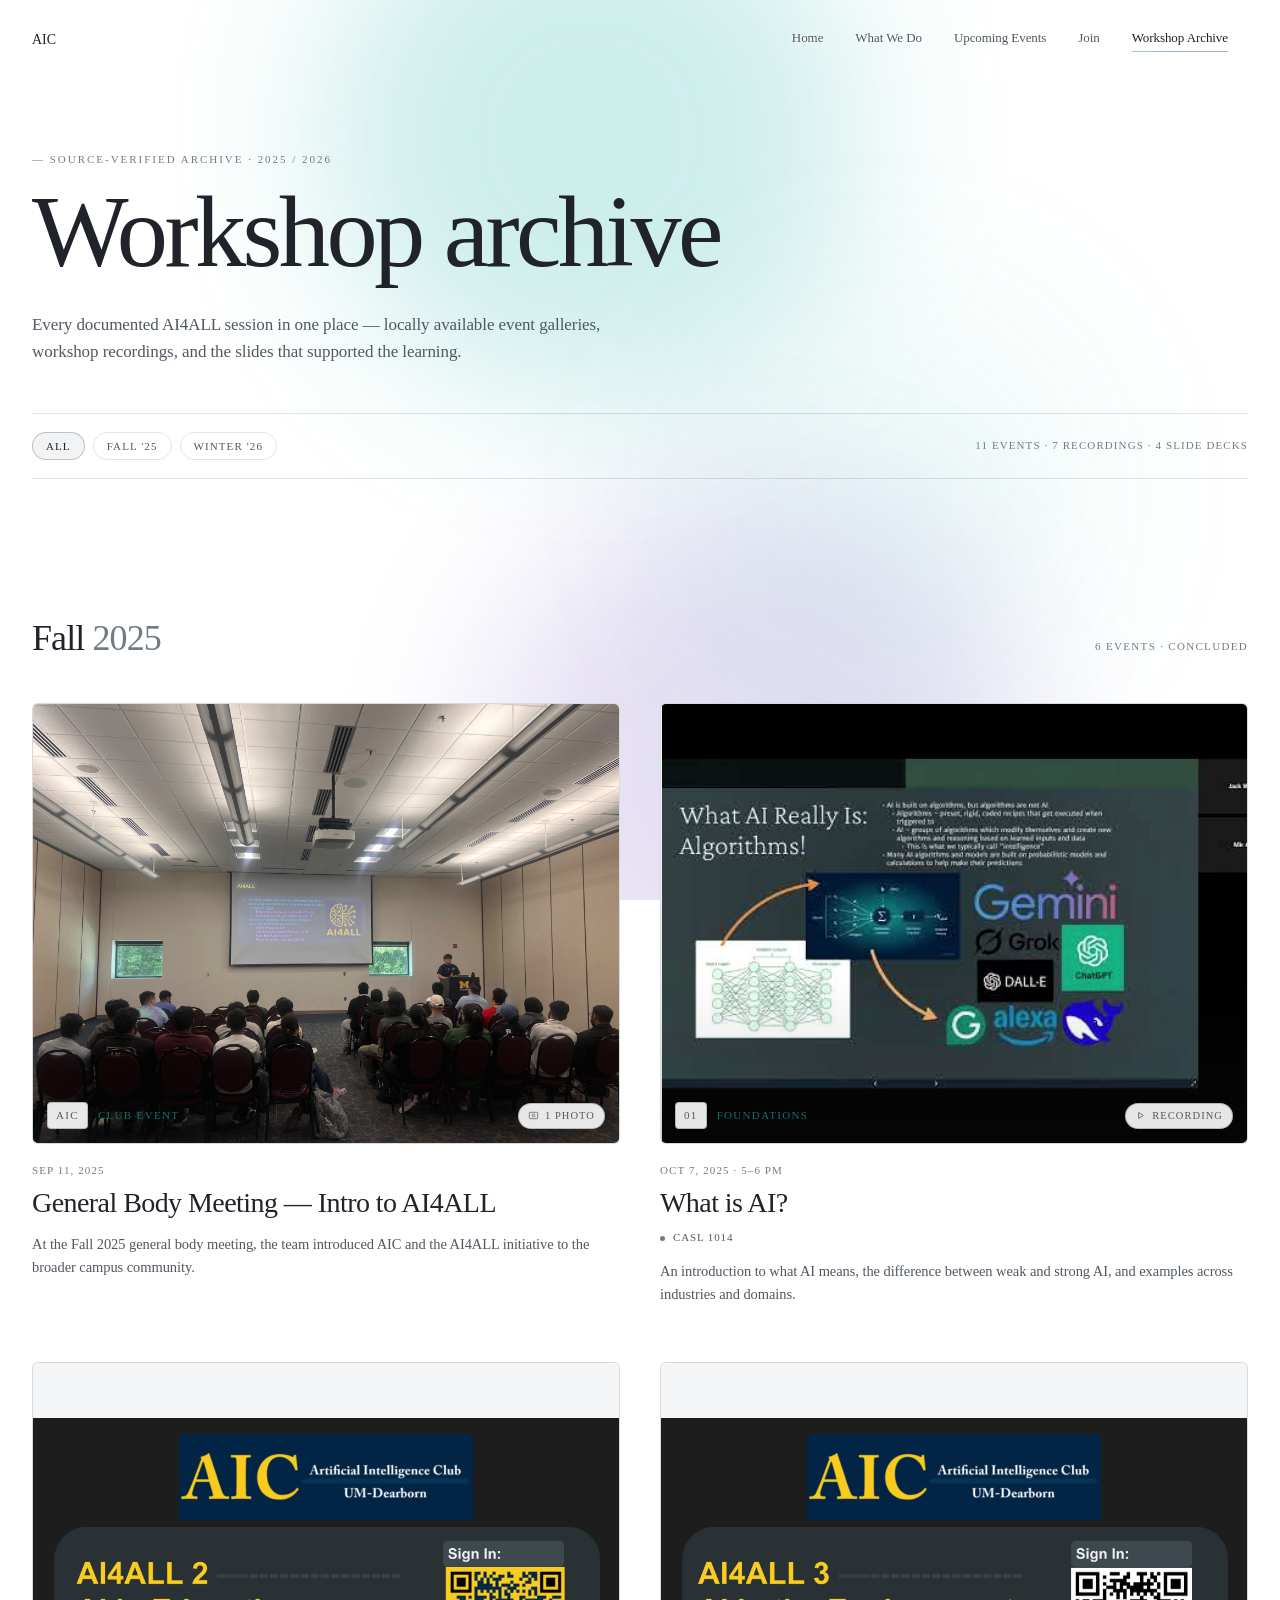
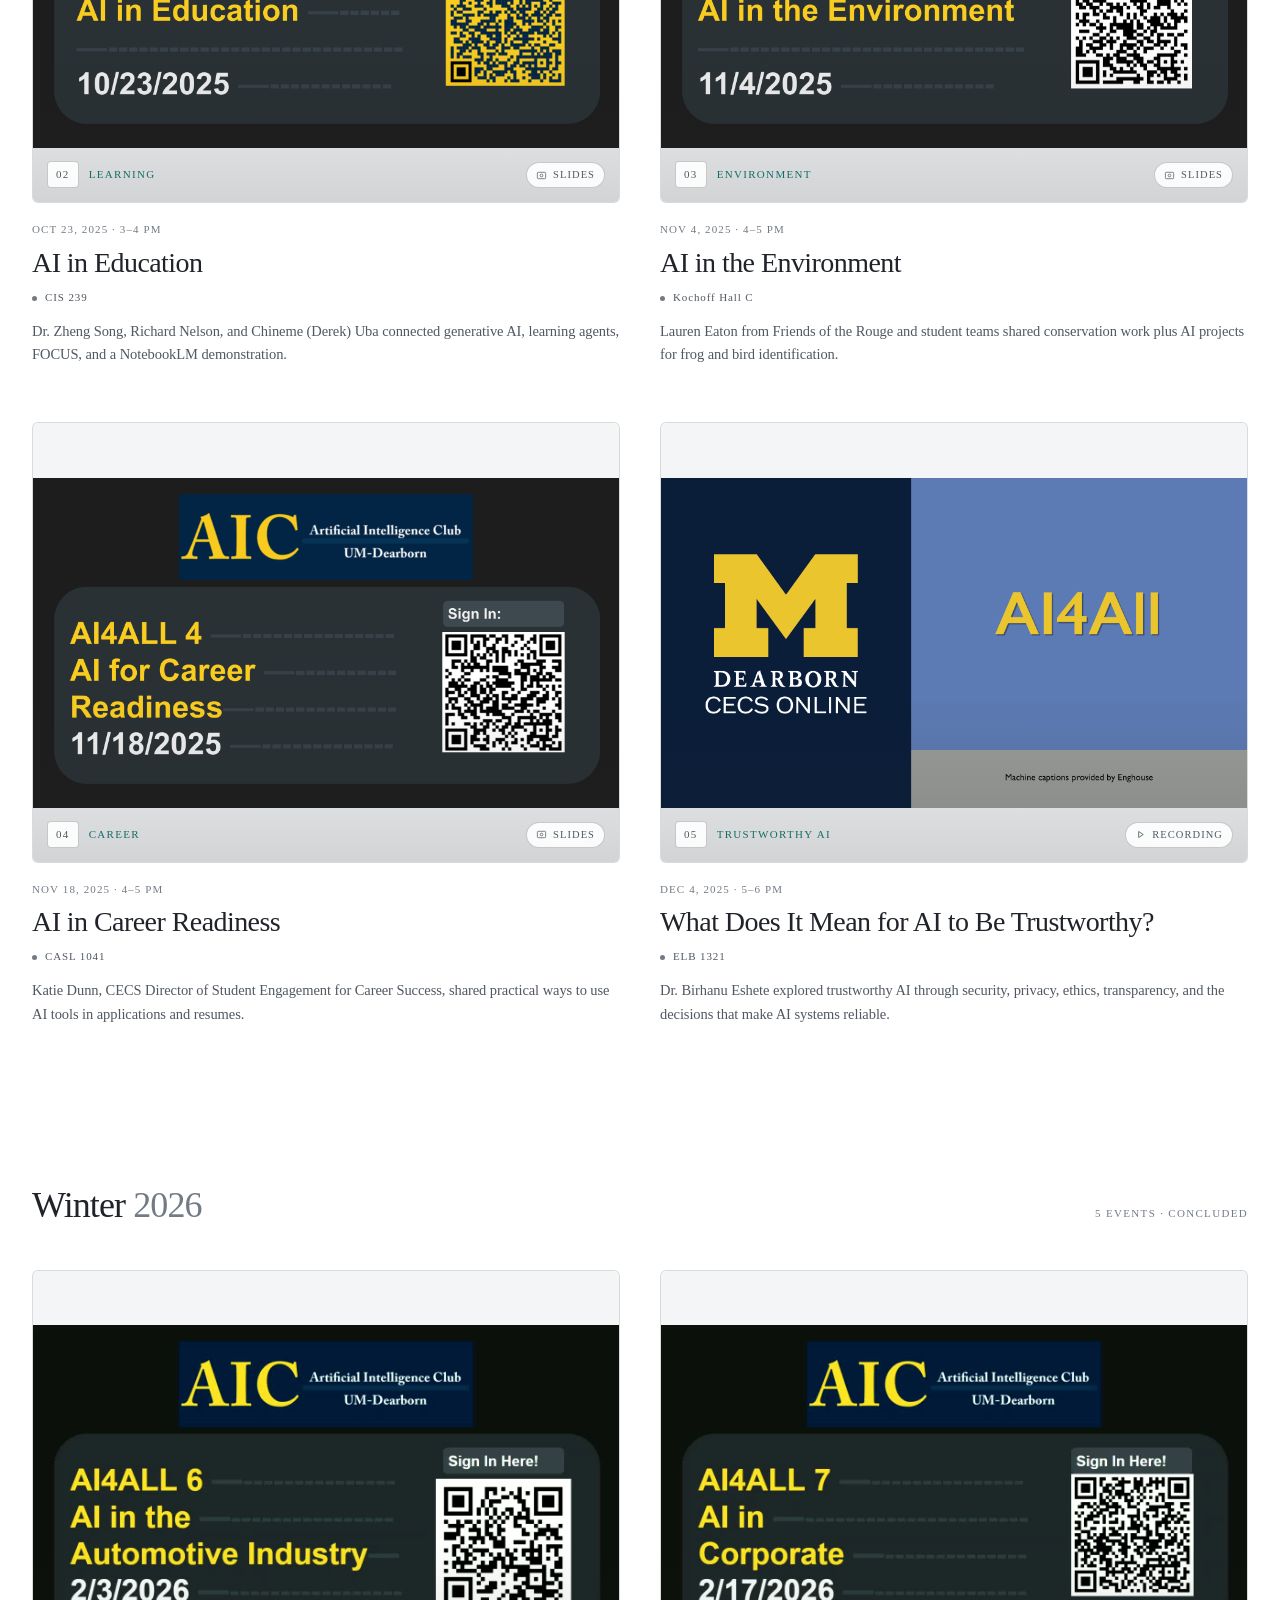
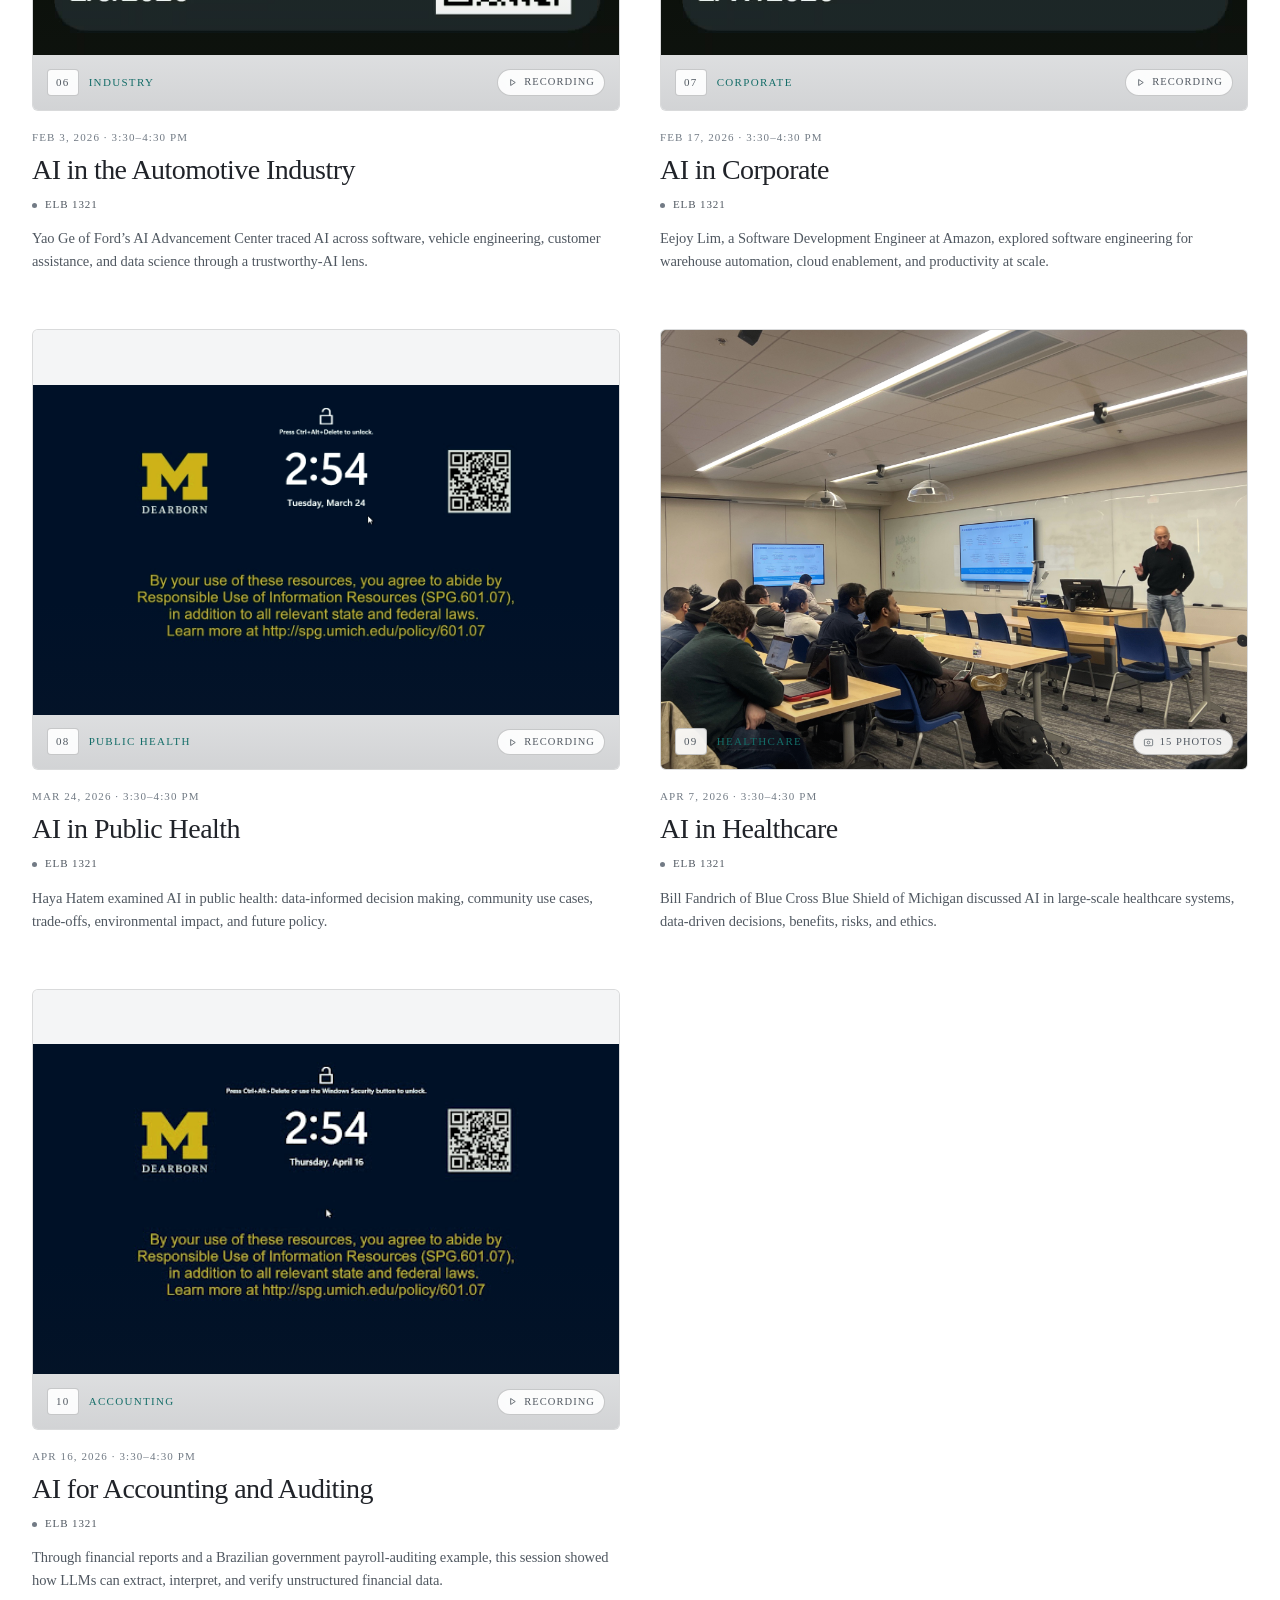
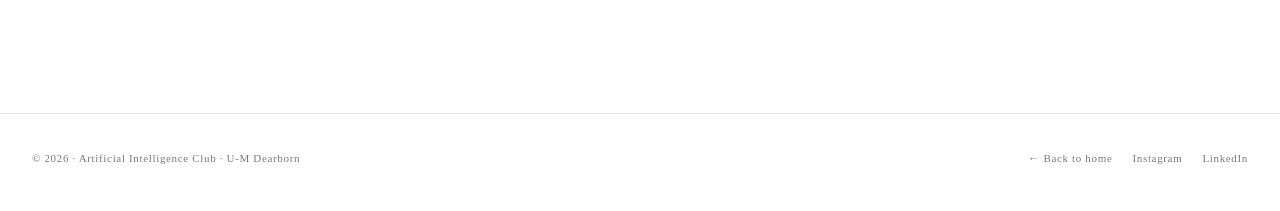
<file: archive.html>
<!doctype html>
<html lang="en">
<head>
<meta charset="utf-8" />
<meta name="viewport" content="width=device-width,initial-scale=1" />
<meta name="description" content="The source-verified archive of AIC's AI4ALL workshops and recordings at the University of Michigan-Dearborn." />
<meta name="theme-color" content="#FFFFFF" />
<title>Workshop Archive — AIC</title>
<script>document.documentElement.classList.add('js');</script>
<link rel="preconnect" href="https://fonts.googleapis.com" />
<link rel="preconnect" href="https://fonts.gstatic.com" crossorigin />
<link href="https://fonts.googleapis.com/css2?family=IBM+Plex+Mono:wght@400;500&family=IBM+Plex+Sans:ital,wght@0,300;0,400;0,500;0,600;1,400&family=IBM+Plex+Serif:ital,wght@0,400;0,500;0,600;1,400&display=swap" rel="stylesheet" />
<style>
  :root{
    --aic-teal:   #20B2AA;
    --aic-purple: #6B4FBB;
    --aic-off:    #202329;
    --aic-obsidian:#FFFFFF;
    --aic-ash:    #3A3A38;

    --bg:#FFFFFF;
    --bg-2:#F4F5F6;
    --ink: var(--aic-off);
    --ink-dim:#505861;
    --ink-faint:#727b85;
    --line:rgba(32,35,41,.12);
    --line-strong:rgba(32,35,41,.24);

    --serif:"Times New Roman", Times, serif;
    --sans:"Times New Roman", Times, serif;
    --mono:"Times New Roman", Times, serif;
  }

  *{ box-sizing:border-box; margin:0; padding:0; }
  html,body{
    background:var(--bg);
    color:var(--ink);
    font-family:var(--sans);
    -webkit-font-smoothing:antialiased;
  }
  html{ scroll-padding-top:86px; }
  body{
    min-height:100vh;
    overflow-x:hidden;
    font-size:15px;
    line-height:1.55;
    letter-spacing:-0.005em;
  }
  a{ color:inherit; text-decoration:none; }

  /* subtle film grain */
  .grain{
    position:fixed; inset:-50%; z-index:0;
    background-image:url("data:image/svg+xml;utf8,<svg xmlns='http://www.w3.org/2000/svg' width='220' height='220'><filter id='n'><feTurbulence type='fractalNoise' baseFrequency='1.4' numOctaves='2' stitchTiles='stitch'/><feColorMatrix values='0 0 0 0 0.95  0 0 0 0 0.95  0 0 0 0 0.92  0 0 0 0.55 0'/></filter><rect width='100%25' height='100%25' filter='url(%23n)' opacity='.55'/></svg>");
    opacity:.05;
    mix-blend-mode:overlay;
    pointer-events:none;
  }
  /* aurora animated background */
  .aurora{
    position:fixed; inset:0; z-index:0;
    overflow:hidden;
    pointer-events:none;
  }
  .aurora .blob{
    position:absolute;
    width: 60vmin; height:60vmin;
    border-radius:50%;
    filter: blur(80px);
    will-change: transform;
  }
  .aurora .blob-1{
    top:-15%; left:25%;
    background: var(--aic-teal);
    opacity:.22;
    animation: aurora-1 22s ease-in-out infinite;
  }
  .aurora .blob-2{
    bottom:-15%; right:20%;
    background: var(--aic-purple);
    opacity:.18;
    animation: aurora-2 24s ease-in-out infinite;
  }
  .aurora .blob-3{
    top:35%; left:55%;
    width: 40vmin; height:40vmin;
    background: var(--aic-teal);
    opacity:.10;
    filter: blur(110px);
    animation: aurora-1 28s ease-in-out -6s infinite;
  }
  @keyframes aurora-1 {
    0%   { transform: translate(0%, 0%) scale(1); }
    25%  { transform: translate(20%, -20%) scale(1.2); }
    50%  { transform: translate(-20%, 20%) scale(0.8); }
    75%  { transform: translate(10%, -10%) scale(1.1); }
    100% { transform: translate(0%, 0%) scale(1); }
  }
  @keyframes aurora-2 {
    0%   { transform: translate(0%, 0%) scale(1); }
    25%  { transform: translate(-20%, 20%) scale(1.1); }
    50%  { transform: translate(20%, -20%) scale(0.9); }
    75%  { transform: translate(-10%, 10%) scale(1.2); }
    100% { transform: translate(0%, 0%) scale(1); }
  }

  .wrap{ max-width:1280px; margin:0 auto; padding:0 32px; position:relative; width:100%; z-index:1; }
  @media (max-width:640px){ .wrap{ padding:0 22px; } }

  /* nav */
  nav.top{
    position:sticky; top:0; z-index:100;
    padding:14px 0;
    background:rgba(255,255,255,.96);
    border-bottom:1px solid var(--line);
    backdrop-filter:blur(14px);
    -webkit-backdrop-filter:blur(14px);
  }
  .nav-inner{
    display:flex; align-items:center; justify-content:space-between;
  }
  .nav-links{ display:flex; gap:32px; align-items:center; }
  .brand-name{ font-size:14px; font-weight:500; letter-spacing:-0.005em; color:var(--ink); }
  .nav-links a{
    font-size:13px; color:var(--ink-dim);
    transition:color .2s ease;
    position:relative;
  }
  .nav-links a::after{
    content:""; position:absolute; left:0; right:0; bottom:-4px;
    height:1px;
    background:linear-gradient(90deg, var(--aic-teal), var(--aic-purple));
    transform:scaleX(0); transform-origin:left;
    transition: transform .25s ease;
    opacity:.7;
  }
  .nav-links a:hover{ color:var(--ink); }
  .nav-links a:hover::after{ transform:scaleX(1); }
  .nav-links a.current{ color:var(--ink); }
  .nav-links a.current::after{ transform:scaleX(1); opacity:.55; }
  @media (max-width:800px){
    nav.top{ padding:14px 0; }
    .nav-inner{ align-items:flex-start; gap:18px; }
    .nav-links{ gap:10px 16px; flex-wrap:wrap; justify-content:flex-end; }
    .nav-links a{ font-size:12px; }
    .brand-name{ font-size:13px; }
  }
  @media (max-width:460px){
    html{ scroll-padding-top:120px; }
    .nav-inner{ flex-direction:column; align-items:center; }
    .nav-links{ justify-content:center; }
  }

  /* hero */
  header.page{
    padding: 100px 0 60px;
    position:relative; z-index:1;
  }
  .eyebrow{
    font-family:var(--mono); font-size:11px; letter-spacing:.18em;
    text-transform:uppercase; color:var(--ink-faint);
  }
  h1.title{
    margin-top:14px;
    font-family:var(--serif); font-weight:500;
    font-size:clamp(56px, 8vw, 104px);
    line-height:.98; letter-spacing:-0.035em;
    color:var(--ink); text-wrap:balance;
  }
  .lede{
    margin-top:28px; max-width:620px;
    font-size:17px; line-height:1.6;
    color:var(--ink-dim); text-wrap:pretty;
  }

  /* filters */
  .filter-bar{
    margin-top:48px;
    display:flex; align-items:center; justify-content:space-between;
    padding:18px 0;
    border-top:1px solid var(--line);
    border-bottom:1px solid var(--line);
    flex-wrap:wrap; gap:14px;
  }
  .filters{ display:flex; gap:8px; }
  .chip{
    font-family:var(--mono); font-size:11px; letter-spacing:.1em;
    text-transform:uppercase;
    padding:7px 13px; border-radius:999px; cursor:pointer;
    border:1px solid var(--line);
    color:var(--ink-dim); background:transparent;
    transition: all .2s ease;
  }
  .chip:hover{ color:var(--ink); border-color:var(--line-strong); }
  .chip[aria-pressed="true"]{
    background:var(--ink); color:var(--aic-obsidian); border-color:var(--ink);
  }
  .count{
    font-family:var(--mono); font-size:11px; letter-spacing:.1em;
    color:var(--ink-faint); text-transform:uppercase;
  }

  /* term header */
  .term-section{ padding: 72px 0 0; }
  section.term-section:last-of-type{ padding-bottom: 120px; }
  .term-section.hidden{ display:none; }
  .term-head{
    display:flex; align-items:baseline; justify-content:space-between;
    gap:24px; margin-bottom:36px;
  }
  .term-title{
    font-family:var(--serif); font-size:36px; font-weight:400;
    letter-spacing:-0.025em;
  }
  .term-title .year{ color:var(--ink-faint); }
  .term-meta{
    font-family:var(--mono); font-size:11px; letter-spacing:.12em;
    text-transform:uppercase; color:var(--ink-faint);
  }

  /* workshop grid */
  .grid{
    display:grid; grid-template-columns: repeat(2, 1fr);
    gap: 56px 40px;
  }
  @media (max-width:880px){ .grid{ grid-template-columns: 1fr; gap:48px; } }

  .card{
    display:flex; flex-direction:column;
    cursor:pointer;
    transition: transform .35s ease;
    position:relative;
  }
  .card:hover{ transform: translateY(-3px); }
  .card:focus-visible{
    outline:2px solid var(--aic-teal);
    outline-offset:7px;
  }

  .card .media{
    position:relative;
    aspect-ratio: 4 / 3;
    overflow:hidden;
    border-radius:6px;
    background:#0e0f12;
    border:1px solid var(--line);
  }
  .card .media.resource-media{
    background:
      radial-gradient(circle at 82% 14%, rgba(107,79,187,.38), transparent 37%),
      radial-gradient(circle at 12% 86%, rgba(32,178,170,.2), transparent 42%),
      linear-gradient(135deg, #171a29, #0d1019 62%, #111323);
  }
  .resource-cover{
    position:absolute; inset:0; z-index:1;
    display:flex; flex-direction:column; justify-content:flex-end; align-items:flex-start;
    padding:28px;
    background:
      linear-gradient(135deg, transparent 0 48%, rgba(255,255,255,.035) 48% 49%, transparent 49% 100%),
      repeating-linear-gradient(45deg, transparent 0 24px, rgba(255,255,255,.025) 24px 25px);
  }
  .resource-cover::before{
    content:""; width:42px; height:42px; margin-bottom:auto;
    border:1px solid rgba(237,237,233,.3); border-radius:50%;
    background:rgba(12,12,11,.28);
  }
  .resource-cover--video::before{
    background:
      linear-gradient(30deg, transparent 43%, var(--ink) 44% 56%, transparent 57%),
      rgba(12,12,11,.28);
  }
  .resource-cover__eyebrow{
    font-family:var(--mono); font-size:10px; line-height:1;
    letter-spacing:.14em; text-transform:uppercase; color:var(--ink-dim);
  }
  .resource-cover__title{
    margin-top:9px; max-width:28ch;
    font-family:var(--serif); font-size:clamp(24px,2.3vw,34px);
    line-height:1.03; letter-spacing:-.025em; color:var(--ink);
  }
  .card .media .img{
    position:absolute; inset:0;
    background-size:cover; background-position:center;
    opacity:0;
    transition: opacity .9s ease, transform 10s ease-out;
    transform:scale(1.02);
    filter: saturate(.85) contrast(1.02);
  }
  .card .media .img.on{ opacity:1; transform:scale(1); }
  .card:hover .media .img.on{ transform:scale(1.05); }
  /* Preserve every edge of source recording and slide title cards. */
  .card .media .img.poster{
    background-color:#0b0c0e;
    background-repeat:no-repeat;
    background-size:contain;
  }
  .card:hover .media .img.poster.on{ transform:scale(1); }
  /* purple shine border on hover */
  .card .media::after{
    content:"";
    position:absolute; inset:0;
    border-radius:6px;
    padding:1px;
    background: conic-gradient(
      from var(--shine-angle, 0deg),
      transparent 0deg,
      transparent 60deg,
      rgba(107,79,187,.9) 130deg,
      rgba(107,79,187,.35) 170deg,
      transparent 220deg,
      transparent 360deg
    );
    -webkit-mask: linear-gradient(#fff 0 0) content-box, linear-gradient(#fff 0 0);
            mask: linear-gradient(#fff 0 0) content-box, linear-gradient(#fff 0 0);
    -webkit-mask-composite: xor;
            mask-composite: exclude;
    opacity:0;
    transition: opacity .35s ease;
    pointer-events:none;
  }
  .card:hover .media::after{ opacity:1; animation: shine-rotate 4s linear infinite; }
  @keyframes shine-rotate{ to { --shine-angle: 360deg; } }
  @property --shine-angle{ syntax: "<angle>"; inherits: false; initial-value: 0deg; }
  /* readability gradient at bottom of media */
  .card .media::before{
    content:"";
    position:absolute; left:0; right:0; bottom:0; height:38%;
    background:linear-gradient(180deg, rgba(0,0,0,0), rgba(0,0,0,.55));
    pointer-events:none;
    z-index:2;
  }
  .card .badge{
    position:absolute; left:14px; bottom:14px; z-index:3;
    display:flex; align-items:center; gap:10px;
    font-family:var(--mono); font-size:11px; letter-spacing:.12em;
    text-transform:uppercase; color:var(--ink);
  }
  .card .badge .num{
    padding:4px 8px; border-radius:4px;
    background:rgba(12,12,11,.55); backdrop-filter: blur(8px);
    border:1px solid rgba(237,237,233,.18);
  }
  .card .badge .tag{
    color:#cfe9e6;
  }
  .card .photos{
    position:absolute; right:14px; bottom:14px; z-index:3;
    display:flex; align-items:center; gap:6px;
    font-family:var(--mono); font-size:10.5px; letter-spacing:.1em;
    text-transform:uppercase; color:var(--ink-dim);
    padding:4px 9px; border-radius:999px;
    background:rgba(12,12,11,.55); backdrop-filter: blur(8px);
    border:1px solid rgba(237,237,233,.14);
  }
  .card .photos svg{ width:11px; height:11px; }

  .card .body{ padding-top:18px; }
  .card .when{
    font-family:var(--mono); font-size:11px; letter-spacing:.1em;
    text-transform:uppercase; color:var(--ink-faint);
  }
  .card h3{
    font-family:var(--serif); font-weight:400;
    font-size:28px; line-height:1.15; letter-spacing:-0.02em;
    color:var(--ink);
    margin-top:8px;
    text-wrap:balance;
  }
  .card .where{
    margin-top:10px;
    font-family:var(--mono); font-size:11px; letter-spacing:.08em;
    color:var(--ink-dim);
  }
  .card .where::before{
    content:""; display:inline-block; width:5px; height:5px; border-radius:50%;
    background:var(--ink-faint); margin-right:8px; vertical-align:middle;
  }
  .card .blurb{
    margin-top:14px;
    font-size:14.5px; line-height:1.6;
    color:var(--ink-dim); text-wrap:pretty;
  }

  /* gallery strip styles removed */

  /* footer */
  footer{
    padding: 36px 0 44px;
    border-top:1px solid var(--line);
    color:var(--ink-faint);
    font-family:var(--mono); font-size:11px; letter-spacing:.06em;
  }
  .foot-inner{ display:flex; justify-content:space-between; gap:16px; flex-wrap:wrap; }
  .foot-links{ display:flex; align-items:center; gap:20px; flex-wrap:wrap; }
  .foot-inner a:hover{ color:var(--ink); }

  /* reveal */
  .reveal{ opacity:1; transform:none; }
  .js .reveal{ opacity:0; transform:translateY(12px); transition: opacity .8s ease, transform .8s ease; }
  .js .reveal.in{ opacity:1; transform:none; }

  a:focus-visible,
  button:focus-visible{
    outline:2px solid var(--aic-teal);
    outline-offset:4px;
  }
  @media (prefers-reduced-motion:reduce){
    *,*::before,*::after{
      animation-duration:.01ms !important;
      animation-iteration-count:1 !important;
      transition-duration:.01ms !important;
    }
    .js .reveal{ opacity:1; transform:none; }
  }

  ::selection{ background:var(--aic-teal); color:var(--aic-obsidian); }

  /* lightbox */
  .lightbox{
    position:fixed; inset:0; z-index:200;
    background:rgba(8,8,9,.92);
    backdrop-filter: blur(20px);
    -webkit-backdrop-filter: blur(20px);
    display:none; align-items:flex-start; justify-content:center;
    overflow-y:auto;
    padding:64px 24px 40px;
  }
  .lightbox.open{ display:flex; }
  .lightbox .frame{
    position:relative;
    max-width:1100px; width:100%;
    margin:auto;
  }
  .lightbox .mode-buttons{
    display:flex; flex-wrap:wrap; gap:8px;
    margin:0 0 14px;
  }
  .lightbox .mode-button{
    appearance:none; border:1px solid var(--line-strong);
    border-radius:999px; padding:8px 12px;
    background:rgba(12,12,11,.72); color:var(--ink-dim);
    font-family:var(--mono); font-size:10px; line-height:1;
    letter-spacing:.1em; text-transform:uppercase; cursor:pointer;
    transition:background .2s ease, border-color .2s ease, color .2s ease;
  }
  .lightbox .mode-button:hover,
  .lightbox .mode-button[aria-selected="true"]{
    background:rgba(107,79,187,.18); border-color:rgba(151,127,228,.7); color:var(--ink);
  }
  .lightbox .mode-button[hidden]{ display:none; }
  .lightbox .stage{
    position:relative;
    border-radius:8px; overflow:hidden;
    background:#0a0a0d;
    border:1px solid var(--line);
    aspect-ratio:16 / 10;
    min-height:0;
  }
  .lightbox .stage[hidden], .lightbox .resource[hidden]{ display:none; }
  .lightbox .stage img{
    position:absolute; inset:0;
    width:100%; height:100%; object-fit:contain;
    opacity:0; z-index:1; pointer-events:none;
    transition: opacity .35s ease;
  }
  .lightbox .stage img.on{ opacity:1; }
  .lightbox .meta{
    display:flex; align-items:center; justify-content:space-between; gap:24px;
    color:var(--ink-dim); flex-wrap:wrap;
  }
  .lightbox .meta .title{ font-family:var(--serif); font-size:22px; color:var(--ink); letter-spacing:-0.02em; }
  .lightbox .meta .sub{ font-family:var(--mono); font-size:11px; letter-spacing:.1em; color:var(--ink-faint); text-transform:uppercase; }
  .lightbox .nav-btn{
    position:absolute; top:50%; transform:translateY(-50%);
    width:44px; height:44px; border-radius:50%;
    background:rgba(12,12,11,.6); border:1px solid var(--line-strong);
    color:var(--ink); display:flex; align-items:center; justify-content:center;
    cursor:pointer; z-index:2; transition: all .2s ease;
  }
  .lightbox .nav-btn:hover{ background:rgba(107,79,187,.18); border-color:rgba(107,79,187,.6); }
  .lightbox .prev{ left:14px; }
  .lightbox .next{ right:14px; }
  .lightbox .close{
    position:absolute; top:-44px; right:0;
    width:36px; height:36px; border-radius:50%;
    background:rgba(12,12,11,.6); border:1px solid var(--line-strong);
    color:var(--ink); display:flex; align-items:center; justify-content:center;
    cursor:pointer;
  }
  .lightbox .close:hover{ background:rgba(237,237,233,.1); }
  .lightbox .dots{
    display:flex; gap:6px; align-items:center;
  }
  .lightbox .dots span{
    width:6px; height:6px; border-radius:50%;
    background:rgba(237,237,233,.2);
    transition: background .25s ease, transform .25s ease;
  }
  .lightbox .dots span.on{ background:var(--ink); transform:scale(1.4); }
  .lightbox .resource{
    border:1px solid var(--line); border-radius:8px; overflow:hidden;
    background:#0a0a0d;
  }
  .lightbox .resource iframe{
    display:block; width:100%; aspect-ratio:16 / 9; border:0;
    background:#0a0a0d;
  }
  .lightbox .resource-fallback{
    display:flex; align-items:center; justify-content:space-between; gap:14px;
    padding:13px 16px; border-top:1px solid var(--line);
    color:var(--ink-dim); font-size:13px; line-height:1.45;
  }
  .lightbox .resource-fallback a{
    color:var(--ink); font-family:var(--mono); font-size:10px;
    letter-spacing:.09em; text-transform:uppercase; white-space:nowrap;
  }
  .lightbox .resource-fallback a:hover{ color:var(--aic-teal); }
  .lightbox .empty-media{
    min-height:270px; display:grid; place-items:center; padding:32px;
    color:var(--ink-dim); font-size:15px; text-align:center;
  }
  @media (max-width:560px){
    .lightbox{ padding:58px 14px 28px; }
    .lightbox .close{ right:0; }
    .lightbox .resource-fallback{ align-items:flex-start; flex-direction:column; }
    .lightbox .meta .title{ font-size:19px; }
  }

  /* Light gallery surfaces; keep the workshop photography and recordings intact. */
  html,body{ background:#fff; }
  .chip[aria-pressed="true"]{ background:#f2f3f4; color:var(--ink); border-color:var(--line-strong); }
  .card .media{ background:#f2f3f4; }
  .card .media.resource-media{
    background:radial-gradient(circle at 82% 14%,rgba(107,79,187,.1),transparent 37%),
      radial-gradient(circle at 12% 86%,rgba(32,178,170,.08),transparent 42%),#f4f5f6;
  }
  .resource-cover{background:repeating-linear-gradient(45deg,transparent 0 24px,rgba(32,35,41,.025) 24px 25px)}
  .resource-cover::before{border-color:var(--line-strong);background:rgba(255,255,255,.8)}
  .resource-cover--video::before{background:linear-gradient(30deg,transparent 43%,var(--ink) 44% 56%,transparent 57%),rgba(255,255,255,.8)}
  .card .media .img.poster{background-color:#f2f3f4}
  .card .media::before{background:linear-gradient(180deg,transparent,rgba(32,35,41,.16))}
  .card .badge .num,.card .photos{background:rgba(255,255,255,.9);border-color:var(--line-strong);color:var(--ink-dim)}
  .card .badge .tag{color:#146d68}
  .lightbox{background:rgba(255,255,255,.96)}
  .lightbox .mode-button,.lightbox .nav-btn,.lightbox .close{background:#fff;color:var(--ink-dim)}
  .lightbox .mode-button:hover,.lightbox .mode-button[aria-selected="true"]{background:#f0ecf7;color:var(--ink)}
  .lightbox .stage,.lightbox .resource{background:#f2f3f4}
  .lightbox .resource iframe{background:#fff}
  .lightbox .nav-btn:hover,.lightbox .close:hover{background:#f2f3f4}
  .lightbox .dots span{background:rgba(32,35,41,.22)}

</style>
<link rel="stylesheet" href="floating-nav.css" />
<script src="floating-nav.js" defer></script>
</head>
<body>

<div class="grain"></div>
<div class="aurora" aria-hidden="true">
  <div class="blob blob-1"></div>
  <div class="blob blob-2"></div>
  <div class="blob blob-3"></div>
</div>

<nav class="top">
  <div class="wrap nav-inner">
    <a class="brand" href="AI4ALL.html"><span class="brand-name">AIC</span></a>
    <div class="nav-links">
      <a href="AI4ALL.html">Home</a>
      <a href="AI4ALL.html#what-we-do">What We Do</a>
      <a href="events.html">Upcoming Events</a>
      <a href="AI4ALL.html#join">Join</a>
      <a href="archive.html" class="current" aria-current="page">Workshop Archive</a>
    </div>
  </div>
</nav>

<header class="page">
  <div class="wrap">
    <div class="eyebrow reveal">— Source-verified archive · 2025 / 2026</div>
    <h1 class="title reveal">Workshop archive</h1>
    <p class="lede reveal">
      Every documented AI4ALL session in one place — locally available event galleries,
      workshop recordings, and the slides that supported the learning.
    </p>

    <div class="filter-bar reveal">
      <div class="filters" role="group" aria-label="Filter workshops by term">
        <button class="chip" data-filter="all" aria-pressed="true">All</button>
        <button class="chip" data-filter="fall25" aria-pressed="false">Fall '25</button>
        <button class="chip" data-filter="winter26" aria-pressed="false">Winter '26</button>
      </div>
      <div class="count" id="count">11 events · 7 recordings · 4 slide decks</div>
    </div>
  </div>
</header>

<section class="term-section" data-term="fall25">
  <div class="wrap">
    <div class="term-head reveal">
      <div class="term-title">Fall <span class="year">2025</span></div>
      <div class="term-meta">6 events · concluded</div>
    </div>
    <div class="grid" id="fall25-grid"></div>
  </div>
</section>

<section class="term-section" data-term="winter26">
  <div class="wrap" style="margin-top:80px;">
    <div class="term-head reveal">
      <div class="term-title">Winter <span class="year">2026</span></div>
      <div class="term-meta">5 events · concluded</div>
    </div>
    <div class="grid" id="winter26-grid"></div>
  </div>
</section>

<footer>
  <div class="wrap foot-inner">
    <div>© 2026 · Artificial Intelligence Club · U-M Dearborn</div>
    <div class="foot-links">
      <a href="AI4ALL.html">← Back to home</a>
      <a href="https://www.instagram.com/aic.umd/" target="_blank" rel="noopener noreferrer">Instagram</a>
      <a href="https://www.linkedin.com/company/artificial-intelligence-club-of-university-of-michigan-dearborn/" target="_blank" rel="noopener noreferrer">LinkedIn</a>
    </div>
  </div>
</footer>

<!-- Lightbox -->
<div class="lightbox" id="lightbox" aria-hidden="true" role="dialog" aria-modal="true" aria-labelledby="lb-title" tabindex="-1">
  <div class="frame">
    <button class="close" id="lb-close" aria-label="Close">
      <svg width="14" height="14" viewBox="0 0 24 24" fill="none" stroke="currentColor" stroke-width="2"><path d="M6 6l12 12M18 6l-12 12"/></svg>
    </button>
    <div class="mode-buttons" id="lb-modes" role="tablist" aria-label="Workshop materials"></div>
    <div class="stage" id="lb-stage">
      <button class="nav-btn prev" id="lb-prev" aria-label="Previous">
        <svg width="16" height="16" viewBox="0 0 24 24" fill="none" stroke="currentColor" stroke-width="1.8"><path d="M15 18l-6-6 6-6"/></svg>
      </button>
      <button class="nav-btn next" id="lb-next" aria-label="Next">
        <svg width="16" height="16" viewBox="0 0 24 24" fill="none" stroke="currentColor" stroke-width="1.8"><path d="M9 6l6 6-6 6"/></svg>
      </button>
    </div>
    <div class="resource" id="lb-resource" hidden></div>
    <div class="meta">
      <div>
        <div class="title" id="lb-title">—</div>
        <div class="sub" id="lb-sub">—</div>
      </div>
      <div class="dots" id="lb-dots"></div>
    </div>
  </div>
</div>

<script>
  // Legacy generic image assignments are retained below only as an inactive reference.
  // The source-verified renderer begins after this block.
  if(false){
  /* Workshop data */
  const fall25 = [
    { n:1,  title:"What is AI?",                                       tag:"Foundations", date:"Oct 7, 2025",  room:"CASL 1014",      blurb:"From symbols to neural networks — the lineage of the term \u201CAI\u201D and what people mean when they use it today.", photos:[1,2] },
    { n:2,  title:"AI in Education",                                   tag:"Applied",     date:"Oct 23, 2025", room:"CIS 239",        blurb:"Classroom assistants, study tools, academic integrity, and the policies forming around them.", photos:[3,4] },
    { n:3,  title:"AI in the Environment",                             tag:"Applied",     date:"Nov 4, 2025",  room:"Kochoff Hall C", blurb:"Carbon footprint of training, AI for climate modeling, and the awkward middle ground between the two.", photos:[5,6] },
    { n:4,  title:"AI for Career Readiness",                           tag:"Career",      date:"Nov 18, 2025", room:"CASL 1041",      blurb:"Resumes, cover letters, interview prep — and what employers expect you to know in 2026.", photos:[7,8] },
    { n:5,  title:"What Does it Mean for AI to Be Trustworthy?",       tag:"Ethics",      date:"Dec 4, 2025",  room:"ELB 1321",       blurb:"Bias, hallucination, calibration, deployment. A working definition of trust you can use after the workshop.", photos:[9,10] },
  ];
  const winter26 = [
    { n:6,  title:"AI in the Automotive Industry",                     tag:"Applied",     date:"Feb 3, 2026",  room:"ELB 1321",       blurb:"Perception stacks, simulation, ADAS, and what the Detroit corridor is hiring for right now.", photos:[11,12] },
    { n:7,  title:"AI in Corporate",                                   tag:"Career",      date:"Feb 17, 2026", room:"ELB 1321",       blurb:"Where AI fits inside the modern enterprise — and where it absolutely does not.", photos:[13,14] },
    { n:8,  title:"AI in Public Health",                               tag:"Applied",     date:"Mar 27, 2026", room:"ELB 1321",       blurb:"Surveillance, modeling, equity, and the unresolved tension between speed and oversight.", photos:[15,16] },
    { n:9,  title:"AI in Healthcare",                                  tag:"Applied",     date:"Apr 7, 2026",  room:"ELB 1321",       blurb:"Imaging, drug discovery, and clinical decision support — what works, what doesn't yet, and what's coming.", photos:[17,18] },
    { n:10, title:"AI for Accounting and Auditing",                    tag:"Applied",     date:"Apr 16, 2026", room:"ELB 1321",       blurb:"Forecasting, anomaly detection, and the workflows that have already shifted inside the Big Four.", photos:[19] },
  ];

  function pad(n){ return String(n).padStart(2,'0'); }
  function imgPath(i){ return `images/w${pad(i)}.jpg`; }

  function cardHTML(s, term, idx){
    const num = pad(s.n);
    const imgs = s.photos.map((p, i) =>
      `<div class="img${i===0?' on':''}" style="background-image:url('${imgPath(p)}')"></div>`
    ).join('');
    return `
      <article class="card reveal" data-term="${term}" data-idx="${idx}">
        <div class="media">
          ${imgs}
          <div class="badge">
            <span class="num">${num}</span>
            <span class="tag">${s.tag}</span>
          </div>
          <div class="photos">
            <svg viewBox="0 0 24 24" fill="none" stroke="currentColor" stroke-width="1.6"><rect x="3" y="5" width="18" height="14" rx="2"/><circle cx="12" cy="12" r="3"/></svg>
            ${s.photos.length} photo${s.photos.length>1?'s':''}
          </div>
        </div>
        <div class="body">
          <div class="when">${s.date}</div>
          <h3>${s.title}</h3>
          <div class="where">${s.room}</div>
          <div class="blurb">${s.blurb}</div>
        </div>
      </article>
    `;
  }

  document.getElementById('fall25-grid').innerHTML =
    fall25.map((s,i) => cardHTML(s, 'fall25', i)).join('');
  document.getElementById('winter26-grid').innerHTML =
    winter26.map((s,i) => cardHTML(s, 'winter26', i)).join('');

  /* gallery strip removed */
  const stripEl = null;

  document.querySelectorAll('.card').forEach(card => {
    card.setAttribute('role', 'button');
    card.setAttribute('tabindex', '0');
    card.setAttribute('aria-label', 'Open workshop photo gallery');
    card.addEventListener('keydown', (e) => {
      if(e.key === 'Enter' || e.key === ' '){
        e.preventDefault();
        card.click();
      }
    });
  });

  /* card hover photo cycling */
  document.querySelectorAll('.card').forEach(card => {
    const imgs = card.querySelectorAll('.media .img');
    if(imgs.length < 2) return;
    let interval = null, idx = 0;
    card.addEventListener('mouseenter', () => {
      interval = setInterval(() => {
        imgs[idx].classList.remove('on');
        idx = (idx + 1) % imgs.length;
        imgs[idx].classList.add('on');
      }, 1500);
    });
    card.addEventListener('mouseleave', () => {
      clearInterval(interval);
      imgs.forEach((im, i) => im.classList.toggle('on', i === 0));
      idx = 0;
    });
  });

  /* filters */
  document.querySelectorAll('.chip').forEach(chip => {
    chip.addEventListener('click', () => {
      document.querySelectorAll('.chip').forEach(c =>
        c.setAttribute('aria-pressed', c === chip ? 'true' : 'false'));
      const f = chip.dataset.filter;
      document.querySelectorAll('.term-section').forEach(t => {
        const k = t.dataset.term;
        t.classList.toggle('hidden', !(f === 'all' || f === k));
      });
    });
  });

  /* lightbox */
  const lb = document.getElementById('lightbox');
  const lbStage = document.getElementById('lb-stage');
  const lbTitle = document.getElementById('lb-title');
  const lbSub = document.getElementById('lb-sub');
  const lbDots = document.getElementById('lb-dots');
  let currentSet = []; // array of photo nums
  let currentMeta = { title:'', sub:'' };
  let curIdx = 0;
  let lastFocusedCard = null;
  const imgEls = [];

  function buildLB(){
    // reuse: clear existing imgs
    [...lbStage.querySelectorAll('img')].forEach(el => el.remove());
    imgEls.length = 0;
    currentSet.forEach((n, i) => {
      const im = document.createElement('img');
      im.src = imgPath(n);
      im.alt = `Photo ${n}`;
      if(i === 0) im.classList.add('on');
      lbStage.appendChild(im);
      imgEls.push(im);
    });
    lbDots.innerHTML = currentSet.map((_,i) =>
      `<span class="${i===0?'on':''}"></span>`).join('');
    curIdx = 0;
    lbTitle.textContent = currentMeta.title;
    lbSub.textContent = currentMeta.sub;
  }
  function show(i){
    if(!imgEls.length) return;
    imgEls[curIdx].classList.remove('on');
    lbDots.children[curIdx]?.classList.remove('on');
    curIdx = (i + imgEls.length) % imgEls.length;
    imgEls[curIdx].classList.add('on');
    lbDots.children[curIdx]?.classList.add('on');
  }
  function openLB(){
    lb.classList.add('open');
    lb.setAttribute('aria-hidden', 'false');
    document.body.style.overflow = 'hidden';
    document.getElementById('lb-close').focus();
  }
  function closeLB(){
    lb.classList.remove('open');
    lb.setAttribute('aria-hidden', 'true');
    document.body.style.overflow = '';
    lastFocusedCard?.focus();
  }
  document.getElementById('lb-close').addEventListener('click', closeLB);
  document.getElementById('lb-prev').addEventListener('click', () => show(curIdx - 1));
  document.getElementById('lb-next').addEventListener('click', () => show(curIdx + 1));
  lb.addEventListener('click', (e) => { if(e.target === lb) closeLB(); });
  document.addEventListener('keydown', (e) => {
    if(!lb.classList.contains('open')) return;
    if(e.key === 'Escape') closeLB();
    if(e.key === 'ArrowLeft') show(curIdx - 1);
    if(e.key === 'ArrowRight') show(curIdx + 1);
    if(e.key === 'Tab'){
      const controls = [
        document.getElementById('lb-close'),
        document.getElementById('lb-prev'),
        document.getElementById('lb-next'),
      ];
      const first = controls[0];
      const last = controls[controls.length - 1];
      if(e.shiftKey && document.activeElement === first){
        e.preventDefault();
        last.focus();
      } else if(!e.shiftKey && document.activeElement === last){
        e.preventDefault();
        first.focus();
      }
    }
  });

  // open from a card
  document.querySelectorAll('.card').forEach(card => {
    card.addEventListener('click', () => {
      lastFocusedCard = card;
      const term = card.dataset.term;
      const i = +card.dataset.idx;
      const data = (term === 'fall25' ? fall25 : winter26)[i];
      currentSet = data.photos.slice();
      currentMeta = {
        title: `${pad(data.n)} · ${data.title}`,
        sub: `${data.date} · ${data.room}`,
      };
      buildLB(); openLB();
    });
  });
  // open from gallery strip — removed (no strip)

  /* reveal */
  const io = new IntersectionObserver(entries => {
    entries.forEach(e => { if(e.isIntersecting){ e.target.classList.add('in'); io.unobserve(e.target); } });
  }, { threshold: 0.06 });
  document.querySelectorAll('.reveal').forEach(el => io.observe(el));
  }

  /* Source-verified workshop archive */
  // The original Google Sites gallery files require a signed campus session and cannot
  // be reliably hotlinked. Retain the source manifest as a reference only; the site
  // renders locally stored, event-verified media below.
  const restrictedSourcePhotoSets = {
    gbm: [
      'https://sites.google.com/sites-images-rt/AGugd53OVdYcvht88KoYg_aJB2Ike_Kqzv8BF4CSQUj0vNpfgGrON72AyDRyQy1NfOz5r3WXwSO9emFCXRS8ZYWJ23BAh-gonfg_2yq8wNTPyX8iNwOGF4BaZRil-QFMSKcQtmc3DjIoSOnj3TswzkWWEgSJB-y6gkppLFEZWqY7l7jswnL_ZoS3wgAhf2rskD8=s2048',
      'https://sites.google.com/sites-images-rt/AGugd50stNdNOA9Pj62jSCJged_h11Q0_vRGtyqj2Md7DaDNbMyUEIkauqoyNJfq14Jms8TfE2IORhf_OQ5HFdWn4HFCxY5fBV8RDnu0eN_cEP3i6HCg4ke6pl-Jj7VfcgE_jym2cTTA7UYGFkowR4BFZQswMhthdczSOEDJ0AI_JrvFjOX81D41G6hniOzFbAa8-g=s2048',
      'https://sites.google.com/sites-images-rt/AGugd50fO1MuQKAuzlq_qEx_tiydYLqEn8ZfTUMmwJ_6iqWm4sOwQc2Lc4EDhDqjcGZNwBOo2tgvIZx95Zr3gq7A4TZO2aFp5iQ3qneAwXLM1Pf--bXxjPncLsxEsc3la0MTFdAKk4FiwOn7RjntiWady_ah0SRSJazyvMxodn3NrUvHJiA4Fbc79EO2G8MvH78=s2048',
      'https://sites.google.com/sites-images-rt/AGugd50o7jGA_EVbrUyOMsMIrinm0oNCubz8qV386bqZ-m4YAigbssiNSWU2RA5bAf4FNXCLaIx_QMl-Jy1jCCPIfVML2IhzJNsVj_73lQFp1TARUKkEuITXOuq0G428c5VIIZv_S8QUOa18XPQ3evzLmWdbyTWKgV_owUqhPeq95TaOPOZ9W1E6Np1yjuBQKcxsVw=s2048',
      'https://sites.google.com/sites-images-rt/AGugd526R0IvhxXgMx0VbHhvogZSK5_-p0XbIlFlSJ_2JyrFC6Ow5EJXETW0-b-G7G8mfhDAPD2V7KE3gA5kfXEpoEx78yAIlpA1i0htEqmBhgZ96Z21fgoC0NHlWJ3v7QisN5zND5u2ndwuVbpzy--iSDaOrUvSC9zQk1DQ6OI0MqAyBPL9Zngt6FOH62hrDLg=s2048',
    ],
    one: [
      'https://sites.google.com/sites-images-rt/AGugd51JzJ1W6MFoAyzCZj-UFlLKXhdUS1_CZvx7qDexc55JuWXs03Lx3BrSeKsDStGYyqY51qKjz7j819pNUQb8uer6kHe71fgKVw3GLUCFmCf4JtnPvLeaimt5yW3Qx7ERpw4YWioNtklm8lSvm6JB462ZlD_BVgtfJlg_C7LPs-8dzA27HaSqOEdwd6BYdBw=s2048',
      'https://sites.google.com/sites-images-rt/AGugd53XhYUKyBCHRno0NMfbfQuXfuWGlaPlB2F50c1V0yGs3xCezSGdy7OUrde44DlcZMmExcgrGhMLa1yXV291E6nPsz9FMw8dbaaI8ECuMmy8kyJLDUniMLItl7P0rcVmVdqc820T_if9H3W-EddCoi2kb3LkAJabQbHATyv_RL3scbNqaYHOk-fOSquc7nNgKg=s2048',
      'https://sites.google.com/sites-images-rt/AGugd50r9gPuoF_1mkRxBfr9v7PcfGmKOb1UiSJn2V3406rSQTpN1Y3JntQ26oyqe5JfICqs3MWOBu10PXStuzvH7f7tbMvDlf5xqjGHpkJ9XDVe27JA3fQXRy0LsECJe_NYOwoeXGZ2E-PpnxUrG8_l6rVyAoiZYG1xGw1SOKhZUFb2GkgvhbBeSGzfGxLeM3--pw=s2048',
      'https://sites.google.com/sites-images-rt/AGugd531Bo1qFXub0RHfcq2_tnrXjI_Tdu1Qu--NlSZxcT0lKFsYkKayAYJPkm2P4P7Yh3So4oyreu4IkjOMXtG2B8MztSDkYP-ikgVEukO9WL0WujLOVWHgBpf0keBR28HZdb84zCzrNjbn2xfiG4VVZmdWA9W4Fgj0EgOqzilIM90l3YdrN4vNhXtt4bbphjE6UA=s2048',
    ],
    two: [
      'https://sites.google.com/sites-images-rt/AGugd53eSA-2JLFykPJi_EFckSKQcKgY_d8X_E3bFGs-5A_spnv8JOSK2N8u-WCssLjf9J7euPjDcAln1M4zTwlMQZuwVyvBTC_sm-_av5sV3hQhkZYskvzVeL7kMGEWJtIUPY4nVJ8xWPGRbIKAfq7x72EC8wsqZxbS7eyFn1sc7E6EdDnVcBELebpz7kq8fPE1-Q=s2048',
      'https://sites.google.com/sites-images-rt/AGugd50m814hoIbdRPivdZCN1S0eSxYzeSsSfZZZlXVco3PNyFCQfwVeyV3MrdxurfZFJszHPndoEiCBzhLur5rsSxCB-7KKOp1ZEJ3kfcAJHVQgZ8VI2VAGx4WH2P4qyR8nSsrqkExqo40E03vnjKD20m-2bq9bWTuqOdowavPPhLg2IsxyrBjM9T5U9iJ2NvdI4A=s2048',
      'https://sites.google.com/sites-images-rt/AGugd51OvGgMDD2hEKoJmhhmacvHz8933G74SFAgV296kkjUKPURmFv1LPEQrnE2nZDkujlH9E7VxVpb0TPl_LUFnQ7K1kTw9RmJqE7-A5dMPt4hi8H-SrnRZR92x1PfkFlazqY73g88VnBNH1Dw9754cswtLBWCuIV3lZZgD-72sHXM-yZIskAN9W8EmVmWp9-tnA=s2048',
      'https://sites.google.com/sites-images-rt/AGugd52jv5AlaR12p694wJUQ7fkwOs9jkNplJvqVvSjmEB1ES75fh-maOUNbOQ7J3ShPjvRAD3TcOr03Zbh_myKWzEjQHJ-ICgC1pLe_WN1Gm6ydut7U5Ji6g3qL_bHAP0IxYaszabok8ac_q7oGj3JmDTqwTU7O5aQK8j-2P5H5ftpWbTaUyHU7IU7E4NmjWLzb4A=s2048',
    ],
    three: [
      'https://sites.google.com/sites-images-rt/AGugd53sd1i929vTy4WpuROrrMWrbRSE8WavanMk774szzT37-J2gLyuzWQl9V6c7sLiWSMLjnDnePlv6n2JhLh-_0BJRdvANREjx62n75FiD6ntFgSeCOB_epgUMEe_bzmr8ojZWT4xRxOXx6Ft0rsCEnAgHGlJx4I0aNq9LgD9iy8q7GmEIaSY-KK-7A2KSKmLJQ=s2048',
      'https://sites.google.com/sites-images-rt/AGugd53BeK1GCu8JREC9rnhzgp7Eb1FptGpGz4rqT329YMeFRW8AMvAiZ4oMNOkk_8ihmqQclfg9MnrE4VL8yuFz_JAssLJHIJZKxmA9HwoFlGK6sNhcveQTAeMOr3O9i7bDUuWObbK2-P67whSLXbtjRCQcKiyGaPPZAf7bBK6LX5w8FRhv41sZsdlPRijLN5I=s2048',
      'https://sites.google.com/sites-images-rt/AGugd539XApWQqJhB8zwTsy8yOQ14lVFxDevaShi0Y0-Av60o2X8QQEwovnAjW6Vn75_ccUvv5XU6XKMjmXLtwiO8Rckh7qz01reTeMGGG5Q7b36xiXgNHkV1ndIv-dzKLgdLxI-UlPC3JT4Masx3T-7knFGV0tmHfIwbKa9Xhjlq-wh17Yti9eL0PqRfIhp1Ht08g=s2048',
      'https://sites.google.com/sites-images-rt/AGugd51n3WG_F2VeBvctx67x_M8aGdWr-0D1VUmi5Le3i3u58cfSQB-GId4MlQ5rLwVsvifh_gMwNGRvIy67DDIycm4B39cB4S48rArcGARKDHLrUKeMwIjjcVlTGpQ4n4YC01O6rhyiH456yNfKUgC0B35y6tDDvz6t4wR_pc0VYbiz26uVgjhJ2n0d0wLpI1GXpg=s2048',
    ],
    four: [
      'https://sites.google.com/sites-images-rt/AGugd51uEiVgeDYlFo_LBtARSVVX7skssqD8-G96k0WKaQpe9M_D60pH5VjKOFvYjGarFMuFeH4YYlEye-lWkSofgKMteyOmreAc4EyZPz6WC9ppgkSA4F4enNhKbkOashg12Xk5tB1HxMldzvPav4-OB0sw4n1tCu3Ye5f-s7MXGn_9osYbPcCddcyKZtjSU1pnsQ=s2048',
      'https://sites.google.com/sites-images-rt/AGugd519y4x0Lc_OMD7GrYroaof3JUMic6vbfHjlr3g9kh7YZ79jukdAi2vrl-hftmmBa2Qe_gTxKbZGdnlhYy4MG-H7s-EBJbK4U5psJPl422B8GqLkjQPY35okS9Jt_XcNk_mpJ3zCrHnP4yVhy6YbH9pER-cvF1Fxj0PxfyLzjkP8jRE2ZjEAsggrRs2YmqSMYw=s2048',
      'https://sites.google.com/sites-images-rt/AGugd516aDlbIZQTu_ElYWbUvMj_aB_f2nN4En1RIO_czlVtGC2I6GsvtsjOUcL2ThN3OdtvDv72qyzSvGOiGf1Lpp1-CxPSj0gw4zhB4Zbtv5T6xI32pIH21GMZKcCQ0dWYVwmwtDEF9ONiUuFYCaOCPVdpwIQ3bOow0WKb0sghVj08oK7pDZP3yqQHeEjrAaXsPA=s2048',
      'https://sites.google.com/sites-images-rt/AGugd51K4FeGEM8mEfzQ0pFK53walgzYSeYewXBZK2fHlzJ2pcZUZ2SkyyrRdYX2RR1Ap_UVyPZL4XlLVKK2f455wDeucDsflIcGnuLsQYkWFNTElU9nDgCITYBL-5R33xD6bxp1P20PNn3OiP_F1Aa7SHFIjPlnvMwz8Olh2t4OR01UubGmS3G2cDIohn_Ci7Z4gg=s2048',
    ],
    five: [
      'https://sites.google.com/sites-images-rt/AGugd52zknGJ-SxNtRsj6eUo4O1XUsNlGMjH9aSIIBc-yM7xW5_MPHk9cYJgkwNLMH3eqeL06U1KLShWpQytyKzxN25soZsJgozmfFnw7CCA86dPFfm_UZOmnDDqUXnwfrq7fQHF9WzvVnrHJCN3PCR2_pEFJJoE3A5LZGiMy_HwgJOU_V9QGNABHqBj3Inc=s2048',
      'https://sites.google.com/sites-images-rt/AGugd50qd7IbhvliBrX3gHqRX1vQ-pZtG74R581QRepW7jCOiljlBISRBvg8GSDODYNEG5fYHLOxNVXPQcpmwoa-_OgCAuT4D0a75xJ9Q731KaBwEHLTUZz-zk32d5qnDqPVYuK0qVTr3TuPhndNPFmfYvfFIsjYVyl8TLDr6pLrcXr34evnlyqNCAtuoVLjfo5zUw=s2048',
      'https://sites.google.com/sites-images-rt/AGugd53t0K2p36Dvio099IZAFTDrNsRTMkGdpet7kfSAyjMbGb7TCXv7mfu4ZtDK5kZJLlb1EszQrd_xvkLn6Ut-YdyZ-4bBJKTeDd8iBWx0S1R03Fh60vny5ObRlO-HtRm-RQ5a8yBc5SY4x-8Ue0B8WrMOmmEPB48qU44KuGsht7wDOEAbzGlt5pCWu42ff7Q=s2048',
      'https://sites.google.com/sites-images-rt/AGugd51iy7ffN1rtDZIIzA-XIt45niSsGk8d9svg4Rjtpg8ZGUslWfU5h73t3TEEp7GFv-_bnBMwDdm1Zy83eZ8_eqbDZKpnYfnt73YES3Fd1j63kQgm6bKFla7M_4R8axTPkMIjPhP1UACwE-NcWqF70R-E_t33spl7WDAIZK9rnaCgQfiPLSvv8F3rT_1AFFE0nQ=s2048',
    ],
    six: [
      'https://sites.google.com/sites-images-rt/AGugd53SUQcdoVuMklYBDTJ_nDOmOSnto5t1Dye-9k6CBiV-6DK8W5qn9g-ZsVcA3PXpTN3gB-31w5SY9RWGgEHJY5EQXQMSN1G1EW4iYbs_P2cWJ7T1pXRkFtCyIFR4ZlES6BfdtGd0FnGzToMYOM1WStykn4UwYUteFjEFBnztSlSSHhSyPbsHrwGtwwwhbIn4HA=s2048',
      'https://sites.google.com/sites-images-rt/AGugd51sHfaxJK1OsVNHgeVEcd6KqgyhCHuvPLhJItoy-orIHv9ek0xzmElQRl6NXpxsVLk6HByq0C87-MT3C8FdroM9o0aIDVROZFzCLYkiP_Oha5_GIVTopzSC3ZKEWYOy7xJ12PUKl-QYKyOLCh-Tn-dqUpaWLSNZCIBmnfNCHoY1c6PeYsZewR9oG1icuUgGkw=s2048',
      'https://sites.google.com/sites-images-rt/AGugd52hpXdQSZ9TuWZD-bHJy59EropvYvqzf7ohIsEEBnuL08ZCiQJKGDetIpsu3X2baehjKj8g4T9ZPQjpJzjlYf67DG6BGFg7Oj0gA1kCdy2djDPn7bLZnyJTUohJbEtVqSR8piTaph1spI4aZvjyMmLcElZmuBnvoNHuZ7ACOpjQIq3qK1R4lDDOLWW1WD9HwQ=s2048',
    ],
    seven: [
      'https://sites.google.com/sites-images-rt/AGugd51PhO7Jgy42DpiLPqsxDzZl56mj5lmGkGIpq4zvraVpd_2Vh6tu8mwq897x3BhAO_PHAFXUXIykEbM7rBnb2imFFJQ2KDq5k1-OxaUuGg2GZeuQRkzFiGojXWi07Ktl77ehwxEEyHCzFwojzslnfUNOaWVb_L4WTrJNhNiOZCW8yIwdT5gITJ_QNQN19MI=s2048',
      'https://sites.google.com/sites-images-rt/AGugd51_0TQGGkyvv0oUQNyzfk0b6Ky4rTPSgZgDADWo3tBWOfVQbk9nkmjzLkynaLStaG8TQEak_c7tXM4XRYQOkQUba2V0zz5PlxTfbXsLdVW-y0cfNwy_gYkbzRXsnF1rPZ2_189LensoZ_pwliXlfB1bcRQbuBGy9KXPy_RV13YOusYxL3tw91Tp91IhJJmsHg=s2048',
      'https://sites.google.com/sites-images-rt/AGugd53RpDurHQi_bY1nH7V-8b8sHUFyoto9ZD8_XERoIYLLmmONDh8iFp2YgwQmDz7uQw_u81Adv-BahKHYV9zPXKP0D72SDTFyilDxc4G4sI1Wm_GzOdpEbS3gGCXazOqAVpPB8Fg4r6gbkOG3C8xqEc7wfec3CV8mzLF_0fa0iSB-KnqPdaqTOMlWqpMmnktnMA=s2048',
    ],
    eight: [
      'https://sites.google.com/sites-images-rt/AGugd53Iw8VsBWK1vCZVrnNRDU029JhvhRfHi2bH1VkCqkq8aquFG0sybyHemuyolVxCfrtPB1G8dpQZQK4gfkjJr2Rb3uRYd0oSYYqu5WfrDeZ4QKdu9kyrR92G6xDI29NR9TJg9gqvT9BSsbB8AeU6DdeXYLPxmPHULtfsAmh79Eo5Rp3NEo7AuZcxl7E7gtc2aQ=s2048',
      'https://sites.google.com/sites-images-rt/AGugd52PAPCbniq3VyBA_4uKSnFqtiEZGrsMxJ-Qk2hTkDXEB5h3m_yNmSNM1JrejC117Cb194VDInAgwSxQt09gL1-5EfsS4kMZjS1DNsS1FBc-zuJeIfVJQc00mJK9c-tSYe6bVTtbAWV3nQ6QXVOpxsU5OIiXIrS7x80p3EsBWjNhzLhqeq3-yudaC5vHp7ddxw=s2048',
      'https://sites.google.com/sites-images-rt/AGugd52psi4hYlR-lXZlSYhu5Lco4WPme9r_GkFcYYCY_RiosJgv5nJt1blTY70b3u_6LzjbkcJdg5AegscKPggPiq3jkAZTPIz-4KwxiX_IcfoC-f9p43-RQiOisMzCH2H_7t9vkphVolUbNIylFncZL5zAN6C3LH-UWFTDnVvpwGObzF-UaKuKpr1sift1E9f1pw=s2048',
    ],
  };

  const photoSets = {
    gbm:['images/aic-fall-gbm.jpg'],
    nine:[
      'images/w05.jpg', 'images/w06.jpg', 'images/w07.jpg', 'images/w08.jpg', 'images/w09.jpg',
      'images/w10.jpg', 'images/w11.jpg', 'images/w12.jpg', 'images/w13.jpg', 'images/w14.jpg',
      'images/w15.jpg', 'images/w16.jpg', 'images/w17.jpg', 'images/w18.jpg', 'images/w19.jpg',
    ],
  };

  const workshops = [
    {
      id:'gbm', term:'fall25', marker:'AIC', tag:'Club event', date:'Sep 11, 2025',
      title:'General Body Meeting — Intro to AI4ALL',
      blurb:'At the Fall 2025 general body meeting, the team introduced AIC and the AI4ALL initiative to the broader campus community.',
      gallery:photoSets.gbm,
      slides:{
        embed:'https://docs.google.com/presentation/d/1pi8CAWntvUIluuO_fzuEmB5_jCjnrpqGKM7tBvMHMeU/embed?authuser=0',
        href:'https://docs.google.com/presentation/d/1pi8CAWntvUIluuO_fzuEmB5_jCjnrpqGKM7tBvMHMeU/present',
        label:'View meeting slides',
      },
    },
    {
      id:'ai4all-01', term:'fall25', marker:'01', tag:'Foundations', date:'Oct 7, 2025', time:'5–6 PM', location:'CASL 1014',
      title:'What is AI?',
      blurb:'An introduction to what AI means, the difference between weak and strong AI, and examples across industries and domains.',
      cover:'images/workshops/ai4all-01-recording.jpg', gallery:[],
      video:{
        embed:'https://www.youtube-nocookie.com/embed/Me8BRn-fEvU?rel=0',
        href:'https://www.youtube.com/watch?v=Me8BRn-fEvU', label:'Watch on YouTube', provider:'youtube',
      },
    },
    {
      id:'ai4all-02', term:'fall25', marker:'02', tag:'Learning', date:'Oct 23, 2025', time:'3–4 PM', location:'CIS 239',
      title:'AI in Education',
      blurb:'Dr. Zheng Song, Richard Nelson, and Chineme (Derek) Uba connected generative AI, learning agents, FOCUS, and a NotebookLM demonstration.',
      cover:'images/workshops/ai4all-02-slides.png', gallery:[],
      slides:{
        embed:'https://docs.google.com/presentation/d/1bXoiJ8KDLewts-9BXK5l5iEZYLvMiCcUYy_3xVUO9ow/embed?authuser=0',
        href:'https://docs.google.com/presentation/d/1bXoiJ8KDLewts-9BXK5l5iEZYLvMiCcUYy_3xVUO9ow/present', label:'View workshop slides',
      },
    },
    {
      id:'ai4all-03', term:'fall25', marker:'03', tag:'Environment', date:'Nov 4, 2025', time:'4–5 PM', location:'Kochoff Hall C',
      title:'AI in the Environment',
      blurb:'Lauren Eaton from Friends of the Rouge and student teams shared conservation work plus AI projects for frog and bird identification.',
      cover:'images/workshops/ai4all-03-slides.png', gallery:[],
      slides:{
        embed:'https://docs.google.com/presentation/d/1aUhqx98A4BpTlDmna69LB8N7UhgdkD2zwjc6CAMYEOs/embed?authuser=0',
        href:'https://docs.google.com/presentation/d/1aUhqx98A4BpTlDmna69LB8N7UhgdkD2zwjc6CAMYEOs/present', label:'View workshop slides',
      },
    },
    {
      id:'ai4all-04', term:'fall25', marker:'04', tag:'Career', date:'Nov 18, 2025', time:'4–5 PM', location:'CASL 1041',
      title:'AI in Career Readiness',
      blurb:'Katie Dunn, CECS Director of Student Engagement for Career Success, shared practical ways to use AI tools in applications and resumes.',
      cover:'images/workshops/ai4all-04-slides.png', gallery:[],
      slides:{
        embed:'https://docs.google.com/presentation/d/1AWo5YM6KuqYfSdYnHcoQ1U7Z2hKgQyP8ew0PkKmvsdo/embed?authuser=0',
        href:'https://docs.google.com/presentation/d/1AWo5YM6KuqYfSdYnHcoQ1U7Z2hKgQyP8ew0PkKmvsdo/present', label:'View workshop slides',
      },
    },
    {
      id:'ai4all-05', term:'fall25', marker:'05', tag:'Trustworthy AI', date:'Dec 4, 2025', time:'5–6 PM', location:'ELB 1321',
      title:'What Does It Mean for AI to Be Trustworthy?',
      blurb:'Dr. Birhanu Eshete explored trustworthy AI through security, privacy, ethics, transparency, and the decisions that make AI systems reliable.',
      cover:'images/workshops/ai4all-05-recording.png', gallery:[],
      video:{
        embed:'https://mediasite-cecs.umd.umich.edu/Mediasite/Play/891553bbaf3f4f9489584d9dd70b589a1d',
        href:'https://mediasite-cecs.umd.umich.edu/Mediasite/Play/891553bbaf3f4f9489584d9dd70b589a1d', label:'Open in MediaSite', provider:'mediasite',
      },
    },
    {
      id:'ai4all-06', term:'winter26', marker:'06', tag:'Industry', date:'Feb 3, 2026', time:'3:30–4:30 PM', location:'ELB 1321',
      title:'AI in the Automotive Industry',
      blurb:'Yao Ge of Ford’s AI Advancement Center traced AI across software, vehicle engineering, customer assistance, and data science through a trustworthy-AI lens.',
      cover:'images/workshops/ai4all-06-cover.jpg', gallery:[],
      video:{
        embed:'https://mediasite-cecs.umd.umich.edu/Mediasite/Play/3d6bfe86ac7842b9a68ce9aeee9680f51d',
        href:'https://mediasite-cecs.umd.umich.edu/Mediasite/Play/3d6bfe86ac7842b9a68ce9aeee9680f51d', label:'Open in MediaSite', provider:'mediasite',
      },
    },
    {
      id:'ai4all-07', term:'winter26', marker:'07', tag:'Corporate', date:'Feb 17, 2026', time:'3:30–4:30 PM', location:'ELB 1321',
      title:'AI in Corporate',
      blurb:'Eejoy Lim, a Software Development Engineer at Amazon, explored software engineering for warehouse automation, cloud enablement, and productivity at scale.',
      cover:'images/workshops/ai4all-07-cover.jpg', gallery:[],
      video:{
        embed:'https://mediasite-cecs.umd.umich.edu/Mediasite/Play/37870279d12a4e4faae9fa4429083dd31d',
        href:'https://mediasite-cecs.umd.umich.edu/Mediasite/Play/37870279d12a4e4faae9fa4429083dd31d', label:'Open in MediaSite', provider:'mediasite',
      },
    },
    {
      id:'ai4all-08', term:'winter26', marker:'08', tag:'Public health', date:'Mar 24, 2026', time:'3:30–4:30 PM', location:'ELB 1321',
      title:'AI in Public Health',
      blurb:'Haya Hatem examined AI in public health: data-informed decision making, community use cases, trade-offs, environmental impact, and future policy.',
      cover:'images/workshops/ai4all-08-recording.jpg', gallery:[],
      video:{
        embed:'https://mediasite-cecs.umd.umich.edu/Mediasite/Play/53c26a4e952a4c2497c6f499fbf1ed881d',
        href:'https://mediasite-cecs.umd.umich.edu/Mediasite/Play/53c26a4e952a4c2497c6f499fbf1ed881d', label:'Open in MediaSite', provider:'mediasite',
      },
    },
    {
      id:'ai4all-09', term:'winter26', marker:'09', tag:'Healthcare', date:'Apr 7, 2026', time:'3:30–4:30 PM', location:'ELB 1321',
      title:'AI in Healthcare',
      blurb:'Bill Fandrich of Blue Cross Blue Shield of Michigan discussed AI in large-scale healthcare systems, data-driven decisions, benefits, risks, and ethics.',
      cover:'images/w05.jpg', gallery:photoSets.nine,
      video:{
        embed:'https://mediasite-cecs.umd.umich.edu/Mediasite/Play/d975b55403e747069ff3b2c3d9bf95be1d',
        href:'https://mediasite-cecs.umd.umich.edu/Mediasite/Play/d975b55403e747069ff3b2c3d9bf95be1d', label:'Open in MediaSite', provider:'mediasite',
      },
    },
    {
      id:'ai4all-10', term:'winter26', marker:'10', tag:'Accounting', date:'Apr 16, 2026', time:'3:30–4:30 PM', location:'ELB 1321',
      title:'AI for Accounting and Auditing',
      blurb:'Through financial reports and a Brazilian government payroll-auditing example, this session showed how LLMs can extract, interpret, and verify unstructured financial data.',
      cover:'images/workshops/ai4all-10-recording.jpg', gallery:[],
      video:{
        embed:'https://mediasite-cecs.umd.umich.edu/Mediasite/Play/03592f1cc9404ce4af437a5c69e792051d',
        href:'https://mediasite-cecs.umd.umich.edu/Mediasite/Play/03592f1cc9404ce4af437a5c69e792051d', label:'Open in MediaSite', provider:'mediasite',
      },
    },
  ];

  const workshopById = new Map(workshops.map(workshop => [workshop.id, workshop]));
  const formattedCount = document.getElementById('count');
  const recordingCount = workshops.filter(workshop => workshop.video).length;
  const slideCount = workshops.filter(workshop => workshop.slides).length;
  formattedCount.textContent = `${workshops.length} events · ${recordingCount} recordings · ${slideCount} slide decks`;

  const mediaIcon = '<svg viewBox="0 0 24 24" fill="none" stroke="currentColor" stroke-width="1.6" aria-hidden="true"><rect x="3" y="5" width="18" height="14" rx="2"/><circle cx="12" cy="12" r="3"/></svg>';
  const playIcon = '<svg viewBox="0 0 24 24" fill="none" stroke="currentColor" stroke-width="1.8" aria-hidden="true"><path d="M8 5.5v13l10-6.5-10-6.5Z"/></svg>';

  function esc(value){
    return String(value).replace(/[&<>'"]/g, char => ({'&':'&amp;','<':'&lt;','>':'&gt;',"'":'&#39;','"':'&quot;'}[char]));
  }
  function workshopMeta(workshop){
    return [workshop.date, workshop.time, workshop.location].filter(Boolean).join(' · ');
  }
  function materialSummary(workshop){
    const parts = [];
    if(workshop.gallery.length) parts.push(`${workshop.gallery.length} photo${workshop.gallery.length === 1 ? '' : 's'}`);
    if(workshop.video) parts.push('recording');
    if(workshop.slides) parts.push('slides');
    return parts.join(' · ');
  }
  function cardHTML(workshop){
    const sources = workshop.gallery.length ? workshop.gallery : [workshop.cover].filter(Boolean);
    const images = sources.map((source, index) =>
      `<div class="img${workshop.gallery.length ? '' : ' poster'}${index === 0 ? ' on' : ''}" style="background-image:url(&quot;${esc(source)}&quot;)"></div>`
    ).join('');
    const resourceType = workshop.video ? 'video' : workshop.slides ? 'slides' : 'archive';
    const resourceEyebrow = workshop.video ? 'Workshop recording' : workshop.slides ? 'Workshop slides' : 'Archive record';
    const resourceTitle = workshop.video ? 'Watch the recording' : workshop.slides ? 'Explore the slide deck' : 'Event materials';
    const visual = images || `
      <div class="resource-cover resource-cover--${resourceType}" aria-hidden="true">
        <span class="resource-cover__eyebrow">${resourceEyebrow}</span>
        <span class="resource-cover__title">${resourceTitle}</span>
      </div>`;
    const resourceBadge = workshop.gallery.length
      ? `${mediaIcon}<span>${workshop.gallery.length} photo${workshop.gallery.length === 1 ? '' : 's'}</span>`
      : workshop.video
        ? `${playIcon}<span>Recording</span>`
        : `${mediaIcon}<span>Slides</span>`;
    return `
      <article class="card reveal" data-term="${workshop.term}" data-id="${workshop.id}">
        <div class="media${sources.length ? '' : ` resource-media resource-media--${resourceType}`}">
          ${visual}
          <div class="badge"><span class="num">${esc(workshop.marker)}</span><span class="tag">${esc(workshop.tag)}</span></div>
          <div class="photos">${resourceBadge}</div>
        </div>
        <div class="body">
          <div class="when">${esc([workshop.date, workshop.time].filter(Boolean).join(' · '))}</div>
          <h3>${esc(workshop.title)}</h3>
          ${workshop.location ? `<div class="where">${esc(workshop.location)}</div>` : ''}
          <div class="blurb">${esc(workshop.blurb)}</div>
        </div>
      </article>
    `;
  }

  for(const term of ['fall25', 'winter26']){
    document.getElementById(`${term}-grid`).innerHTML = workshops
      .filter(workshop => workshop.term === term)
      .map(cardHTML)
      .join('');
  }

  const cards = [...document.querySelectorAll('.card')];
  cards.forEach(card => {
    const workshop = workshopById.get(card.dataset.id);
    card.setAttribute('role', 'button');
    card.setAttribute('tabindex', '0');
    card.setAttribute('aria-label', `Open ${workshop.title}: ${materialSummary(workshop)}`);
    card.addEventListener('keydown', event => {
      if(event.key === 'Enter' || event.key === ' '){
        event.preventDefault();
        card.click();
      }
    });
  });

  cards.forEach(card => {
    const images = card.querySelectorAll('.media .img');
    if(images.length < 2) return;
    let interval = null;
    let index = 0;
    card.addEventListener('mouseenter', () => {
      interval = setInterval(() => {
        images[index].classList.remove('on');
        index = (index + 1) % images.length;
        images[index].classList.add('on');
      }, 1500);
    });
    card.addEventListener('mouseleave', () => {
      clearInterval(interval);
      images.forEach((image, imageIndex) => image.classList.toggle('on', imageIndex === 0));
      index = 0;
    });
  });

  document.querySelectorAll('.chip').forEach(chip => {
    chip.addEventListener('click', () => {
      document.querySelectorAll('.chip').forEach(item => item.setAttribute('aria-pressed', item === chip ? 'true' : 'false'));
      const filter = chip.dataset.filter;
      document.querySelectorAll('.term-section').forEach(section => {
        section.classList.toggle('hidden', !(filter === 'all' || filter === section.dataset.term));
      });
    });
  });

  const lb = document.getElementById('lightbox');
  const lbStage = document.getElementById('lb-stage');
  const lbResource = document.getElementById('lb-resource');
  const lbModes = document.getElementById('lb-modes');
  const lbTitle = document.getElementById('lb-title');
  const lbSub = document.getElementById('lb-sub');
  const lbDots = document.getElementById('lb-dots');
  const lbClose = document.getElementById('lb-close');
  const lbPrev = document.getElementById('lb-prev');
  const lbNext = document.getElementById('lb-next');
  const lbPhotoControls = [lbPrev, lbNext];
  let currentWorkshop = null;
  let currentPhotos = [];
  let currentPhotoIndex = 0;
  let activeMode = '';
  let lastFocusedCard = null;
  const lightboxImages = [];

  function setPhotoIndex(nextIndex){
    if(!lightboxImages.length) return;
    lightboxImages[currentPhotoIndex].classList.remove('on');
    lbDots.children[currentPhotoIndex]?.classList.remove('on');
    currentPhotoIndex = (nextIndex + lightboxImages.length) % lightboxImages.length;
    lightboxImages[currentPhotoIndex].classList.add('on');
    lbDots.children[currentPhotoIndex]?.classList.add('on');
  }
  function buildPhotos(workshop){
    [...lbStage.querySelectorAll('img')].forEach(image => image.remove());
    lightboxImages.length = 0;
    currentPhotos = workshop.gallery.slice();
    currentPhotoIndex = 0;
    currentPhotos.forEach((source, index) => {
      const image = document.createElement('img');
      image.src = source;
      image.alt = `${workshop.title} — photo ${index + 1}`;
      if(index === 0) image.classList.add('on');
      lbStage.appendChild(image);
      lightboxImages.push(image);
    });
    lbDots.innerHTML = currentPhotos.map((_, index) => `<span class="${index === 0 ? 'on' : ''}"></span>`).join('');
  }
  function selectableModes(workshop){
    return [
      workshop.gallery.length ? {id:'photos', label:`Photos (${workshop.gallery.length})`} : null,
      workshop.video ? {id:'video', label:'Watch recording'} : null,
      workshop.slides ? {id:'slides', label:'View slides'} : null,
    ].filter(Boolean);
  }
  function buildModes(workshop){
    lbModes.replaceChildren();
    selectableModes(workshop).forEach(mode => {
      const button = document.createElement('button');
      button.type = 'button';
      button.className = 'mode-button';
      button.dataset.mode = mode.id;
      button.setAttribute('role', 'tab');
      button.setAttribute('aria-selected', 'false');
      button.textContent = mode.label;
      button.addEventListener('click', () => setMode(mode.id));
      lbModes.appendChild(button);
    });
  }
  function buildResource(resource, type){
    lbResource.replaceChildren();
    const frame = document.createElement('iframe');
    frame.title = `${currentWorkshop.title} ${type === 'video' ? 'recording' : 'slides'}`;
    // The resource is inserted only when its tab is selected, so eager loading here
    // keeps the in-page player ready instead of leaving a blank lazy iframe in a modal.
    frame.loading = 'eager';
    // YouTube requires an origin referrer for embedded playback; MediaSite uses its
    // own strict cross-origin policy.
    frame.referrerPolicy = resource.provider === 'youtube' ? 'origin' : 'strict-origin-when-cross-origin';
    frame.allowFullscreen = true;
    frame.allow = resource.provider === 'youtube'
      ? 'accelerometer; autoplay; clipboard-write; encrypted-media; gyroscope; picture-in-picture; web-share'
      : 'autoplay; fullscreen; picture-in-picture';
    frame.src = resource.embed;
    const fallback = document.createElement('div');
    fallback.className = 'resource-fallback';
    const message = document.createElement('span');
    message.textContent = type === 'video' ? 'If the player needs a new tab, use the source link.' : 'If the slides need a new tab, use the source link.';
    const link = document.createElement('a');
    link.href = resource.href;
    link.target = '_blank';
    link.rel = 'noopener';
    link.textContent = resource.label;
    fallback.append(message, link);
    lbResource.append(frame, fallback);
  }
  function setMode(mode){
    if(!currentWorkshop) return;
    activeMode = mode;
    [...lbModes.querySelectorAll('.mode-button')].forEach(button => button.setAttribute('aria-selected', button.dataset.mode === mode ? 'true' : 'false'));
    const photoMode = mode === 'photos';
    lbStage.hidden = !photoMode;
    lbResource.hidden = photoMode;
    lbDots.hidden = !photoMode || currentPhotos.length < 2;
    const hasPhotoNavigation = photoMode && currentPhotos.length > 1;
    lbPhotoControls.forEach(control => { control.hidden = !hasPhotoNavigation; });
    if(photoMode){
      lbResource.replaceChildren();
      return;
    }
    buildResource(mode === 'video' ? currentWorkshop.video : currentWorkshop.slides, mode);
  }
  function buildLightbox(workshop){
    currentWorkshop = workshop;
    lbTitle.textContent = `${workshop.marker} · ${workshop.title}`;
    lbSub.textContent = workshopMeta(workshop);
    buildPhotos(workshop);
    buildModes(workshop);
    const defaultMode = workshop.gallery.length ? 'photos' : workshop.video ? 'video' : 'slides';
    setMode(defaultMode);
  }
  function openLightbox(){
    lb.classList.add('open');
    lb.setAttribute('aria-hidden', 'false');
    document.body.style.overflow = 'hidden';
    lbClose.focus();
  }
  function closeLightbox(){
    lb.classList.remove('open');
    lb.setAttribute('aria-hidden', 'true');
    document.body.style.overflow = '';
    lbResource.replaceChildren();
    lastFocusedCard?.focus();
  }
  function currentControls(){
    const materialControls = activeMode === 'photos'
      ? lbPhotoControls
      : [...lbResource.querySelectorAll('iframe, a')];
    return [lbClose, ...lbModes.querySelectorAll('.mode-button'), ...materialControls]
      .filter(control => !control.hidden && !control.disabled);
  }

  lbClose.addEventListener('click', closeLightbox);
  lbPrev.addEventListener('click', () => setPhotoIndex(currentPhotoIndex - 1));
  lbNext.addEventListener('click', () => setPhotoIndex(currentPhotoIndex + 1));
  lb.addEventListener('click', event => { if(event.target === lb) closeLightbox(); });
  document.addEventListener('keydown', event => {
    if(!lb.classList.contains('open')) return;
    if(event.key === 'Escape') closeLightbox();
    if(activeMode === 'photos' && event.key === 'ArrowLeft') setPhotoIndex(currentPhotoIndex - 1);
    if(activeMode === 'photos' && event.key === 'ArrowRight') setPhotoIndex(currentPhotoIndex + 1);
    if(event.key === 'Tab'){
      const controls = currentControls();
      const first = controls[0];
      const last = controls[controls.length - 1];
      if(event.shiftKey && document.activeElement === first){ event.preventDefault(); last.focus(); }
      else if(!event.shiftKey && document.activeElement === last){ event.preventDefault(); first.focus(); }
    }
  });
  cards.forEach(card => {
    card.addEventListener('click', () => {
      const workshop = workshopById.get(card.dataset.id);
      if(!workshop) return;
      lastFocusedCard = card;
      buildLightbox(workshop);
      openLightbox();
    });
  });

  const revealObserver = new IntersectionObserver(entries => {
    entries.forEach(entry => {
      if(entry.isIntersecting){
        entry.target.classList.add('in');
        revealObserver.unobserve(entry.target);
      }
    });
  }, {threshold:0.06});
  document.querySelectorAll('.reveal').forEach(element => revealObserver.observe(element));
</script>

</body>
</html>
</file>
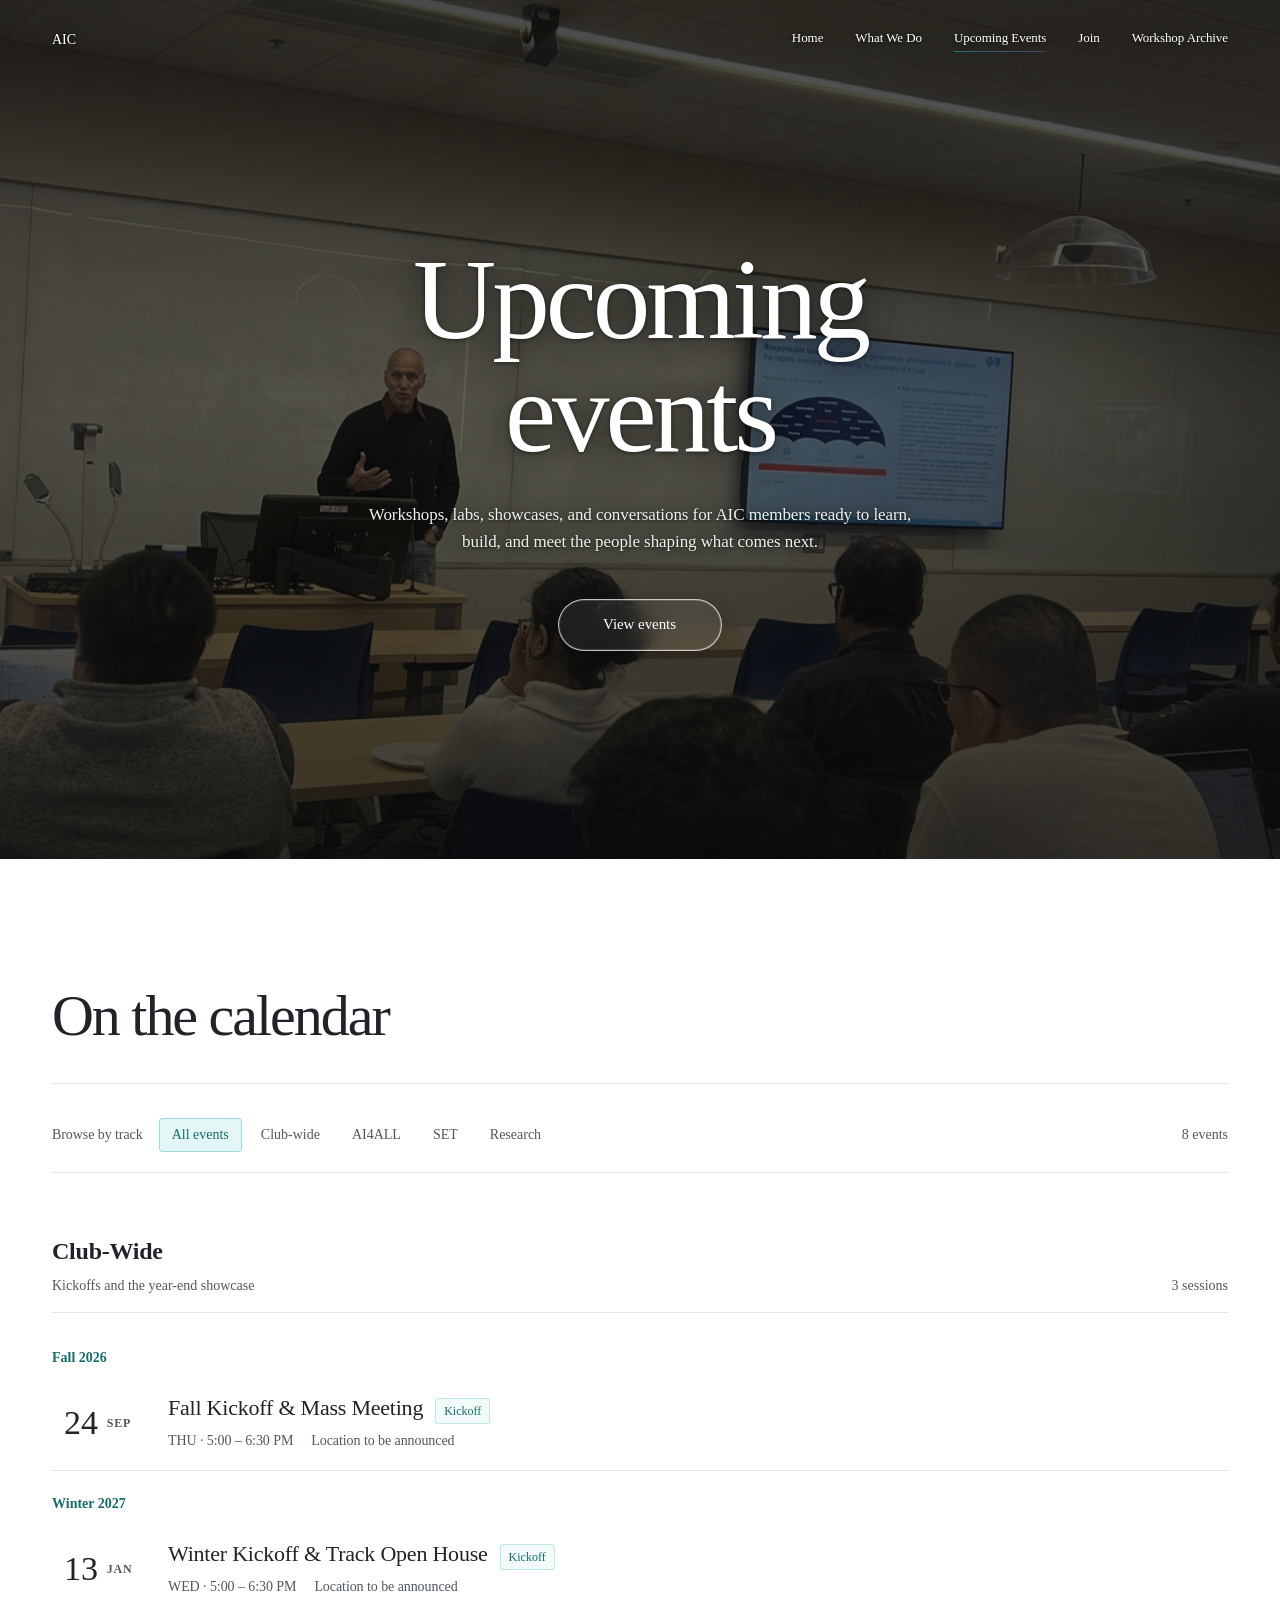
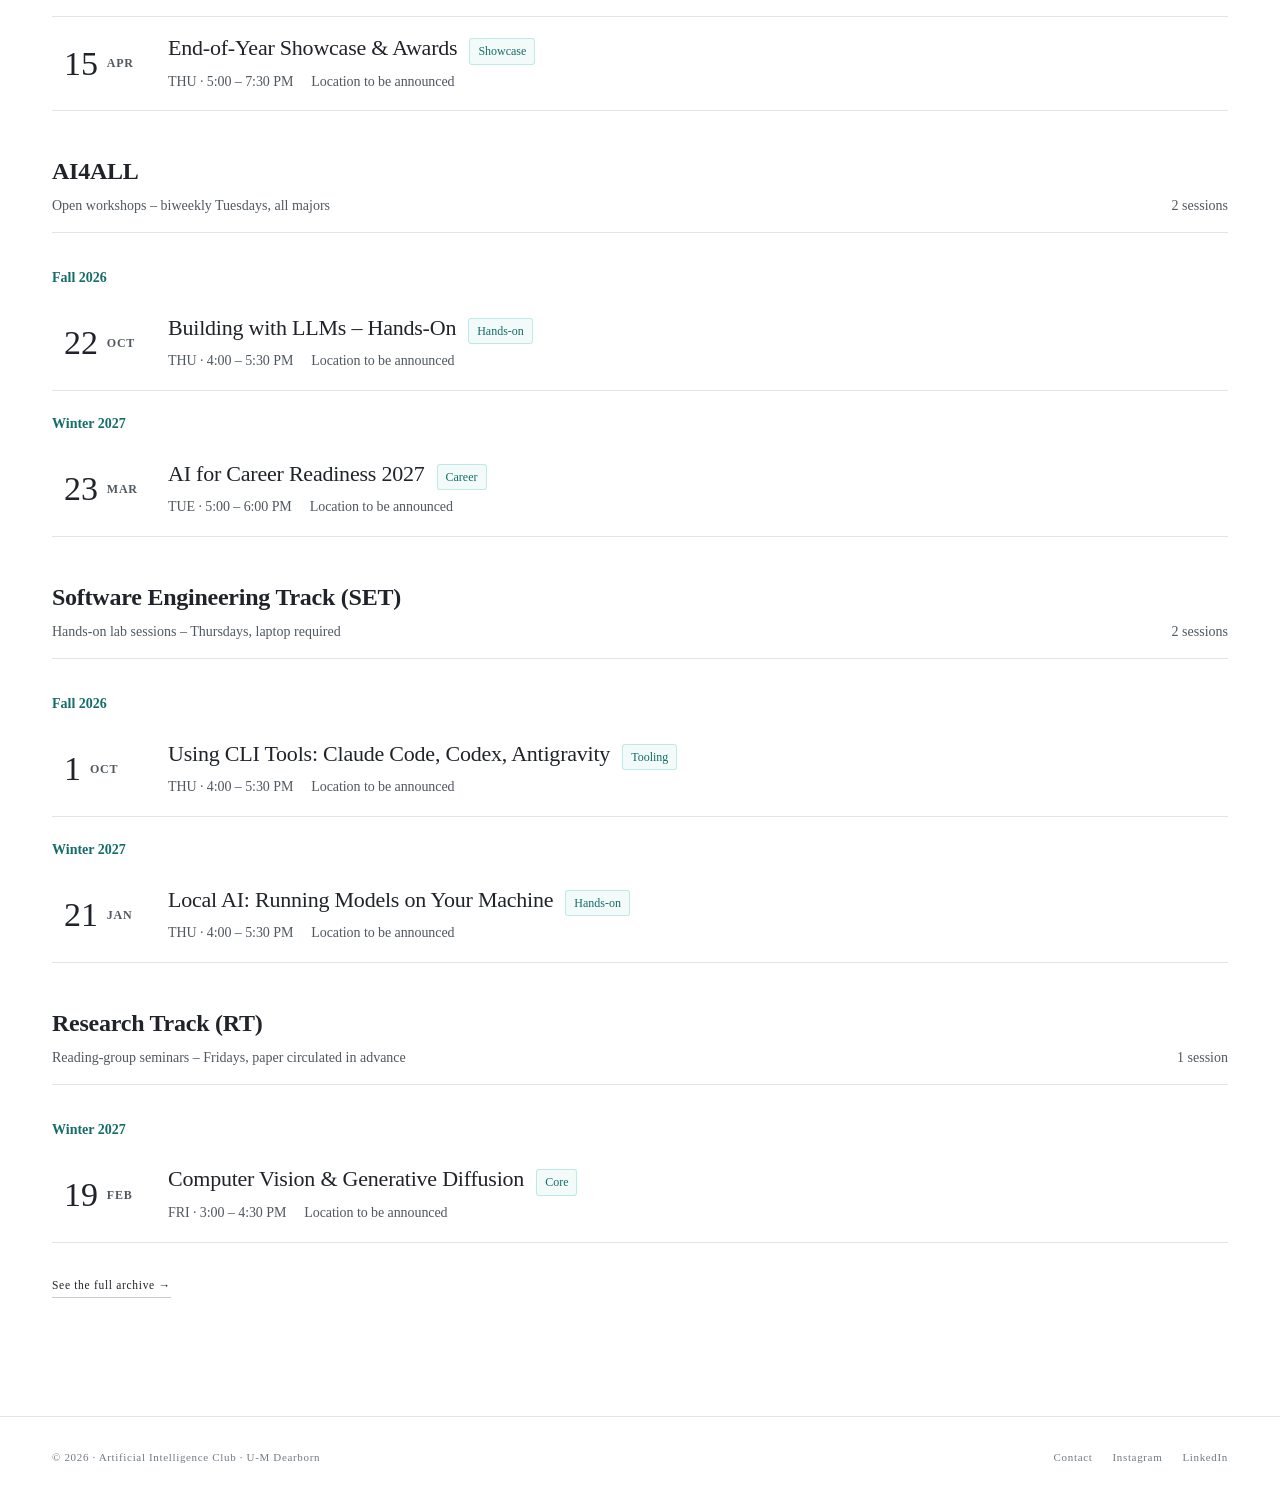
<file: events.html>
<!doctype html>
<html lang="en">
<head>
<meta charset="utf-8" />
<meta name="viewport" content="width=device-width,initial-scale=1" />
<meta name="description" content="Upcoming workshops, labs, and gatherings from the Artificial Intelligence Club at U-M Dearborn." />
<meta name="theme-color" content="#FFFFFF" />
<title>Upcoming Events — AIC</title>
<script>document.documentElement.classList.add('js');</script>
<link rel="preconnect" href="https://fonts.googleapis.com" />
<link rel="preconnect" href="https://fonts.gstatic.com" crossorigin />
<link href="https://fonts.googleapis.com/css2?family=IBM+Plex+Mono:wght@400;500&family=IBM+Plex+Sans:ital,wght@0,300;0,400;0,500;0,600;1,400&family=IBM+Plex+Serif:ital,wght@0,400;0,500;0,600;1,400&family=Newsreader:opsz,wght@6..72,300;6..72,400&display=swap" rel="stylesheet" />
<style>
  /* AIC brand tokens */
  :root{
    --aic-teal:   #20B2AA;
    --aic-purple: #6B4FBB;
    --aic-off:    #202329;
    --aic-obsidian:#FFFFFF;
    --aic-chalk:  #FFFFFF;
    --aic-ash:    #F2F3F4;

    --ink:        var(--aic-off);
    --ink-dim:    #505861;
    --ink-faint:  #727b85;
    --line:       rgba(32,35,41,.12);
    --line-strong:rgba(32,35,41,.24);

    --serif:"Times New Roman", Times, serif;
    --sans:"Times New Roman", Times, serif;
    --mono:"Times New Roman", Times, serif;
  }

  *{ box-sizing:border-box; margin:0; padding:0; }
  html,body{
    background:transparent;
    color:var(--ink);
    font-family:var(--sans);
    -webkit-font-smoothing:antialiased;
  }
  html{ background:var(--aic-obsidian); scroll-behavior:smooth; scroll-padding-top:86px; }
  body{
    min-height:100vh;
    overflow-x:hidden;
    font-size:15px;
    line-height:1.55;
    letter-spacing:-0.005em;
  }
  a{ color:inherit; text-decoration:none; }

  /* ---------- background slideshow (full page, fixed) ---------- */
  .bg{
    position:fixed; inset:0;
    z-index:-2;
    background:var(--aic-obsidian);
    overflow:hidden;
  }
  .bg .slide{
    position:absolute; inset:0;
    background-size:cover;
    background-position:center;
    opacity:0;
    transition: opacity 2.4s ease-in-out, transform 12s ease-out;
    transform:scale(1.04);
    filter: saturate(.7) contrast(.95) brightness(.55);
    will-change: opacity, transform;
  }
  .bg .slide.on{
    opacity:1;
    transform:scale(1.0);
  }
  /* dimming scrim over slideshow for readability */
  .bg::after{
    content:"";
    position:absolute; inset:0;
    background:
      linear-gradient(180deg, rgba(12,12,11,.35) 0%, rgba(12,12,11,.25) 45%, rgba(12,12,11,.55) 100%),
      radial-gradient(120% 80% at 50% 50%, rgba(12,12,11,0) 0%, rgba(12,12,11,.25) 70%, rgba(12,12,11,.55) 100%);
    pointer-events:none;
    z-index:2;
  }
  /* Scrims removed — photos display directly */
  .grain{
    position:fixed; inset:-50%; z-index:-1;
    background-image:url("data:image/svg+xml;utf8,<svg xmlns='http://www.w3.org/2000/svg' width='220' height='220'><filter id='n'><feTurbulence type='fractalNoise' baseFrequency='1.4' numOctaves='2' stitchTiles='stitch'/><feColorMatrix values='0 0 0 0 0.95  0 0 0 0 0.95  0 0 0 0 0.92  0 0 0 0.55 0'/></filter><rect width='100%25' height='100%25' filter='url(%23n)' opacity='.55'/></svg>");
    opacity:.07;
    mix-blend-mode:overlay;
    pointer-events:none;
    animation: drift 9s steps(6) infinite;
  }
  @keyframes drift{
    0%  { transform:translate(0,0) }
    20% { transform:translate(-2%, 1%) }
    40% { transform:translate(1%, -1%) }
    60% { transform:translate(-1%, 2%) }
    80% { transform:translate(2%, -2%) }
    100%{ transform:translate(0,0) }
  }

  .wrap{ max-width:1240px; margin:0 auto; padding:0 32px; position:relative; width:100%; }
  @media (max-width:640px){ .wrap{ padding:0 22px; } }

  /* ---------- nav ---------- */
  nav.top{
    position:sticky; top:0; z-index:100;
    padding:14px 0;
    background:rgba(255,255,255,.96);
    border-bottom:1px solid var(--line);
    backdrop-filter:blur(14px);
    -webkit-backdrop-filter:blur(14px);
  }
  .nav-inner{
    display:flex; align-items:center; justify-content:space-between;
  }
  .nav-links{ display:flex; gap:32px; align-items:center; }
  .brand-name{
    font-size:14px; font-weight:500; letter-spacing:-0.005em;
    color:var(--ink);
  }
  .nav-links a{
    font-size:13px; color:var(--ink-dim);
    transition:color .2s ease;
    position:relative;
  }
  .nav-links a::after{
    content:""; position:absolute; left:0; right:0; bottom:-4px;
    height:1px;
    background:linear-gradient(90deg, var(--aic-teal), var(--aic-purple));
    transform:scaleX(0); transform-origin:left;
    transition: transform .25s ease;
    opacity:.7;
  }
  .nav-links a:hover{ color:var(--ink); }
  .nav-links a:hover::after{ transform:scaleX(1); }
  .nav-links a.current{ color:var(--ink); }
  .nav-links a.current::after{ transform:scaleX(1); opacity:.55; }
  /* keep the 3 nav links from crowding on small phones */
  @media (max-width:800px){
    nav.top{ padding:14px 0; }
    .nav-inner{ align-items:flex-start; gap:18px; }
    .nav-links{ gap:10px 16px; flex-wrap:wrap; justify-content:flex-end; }
    .nav-links a{ font-size:12px; }
    .brand-name{ font-size:13px; }
  }
  @media (max-width:460px){
    html{ scroll-padding-top:120px; }
    .nav-inner{ flex-direction:column; align-items:center; }
    .nav-links{ justify-content:center; }
  }

  /* ---------- hero ---------- */
  .hero-section{
    min-height: calc(100vh - 92px);
    display:flex; align-items:center; justify-content:center;
    padding: 80px 0 96px;
    position:relative;
  }
  .hero{
    text-align:center;
    max-width:720px;
    margin: 0 auto;
  }
  h1.display{
    font-family:"Times New Roman", Times, serif;
    font-weight:300;
    font-size: clamp(56px, 9vw, 116px);
    line-height: .98;
    letter-spacing:-0.035em;
    color:var(--ink);
    text-wrap:balance;
    text-shadow: 0 2px 32px rgba(0,0,0,.65), 0 1px 4px rgba(0,0,0,.5);
  }
  h1.display .italic{
    font-style:normal;
    color:var(--ink);
  }

  .lede{
    margin: 32px auto 0;
    max-width:560px;
    font-size:17px; line-height:1.6;
    color:#d8d8d3;
    text-wrap:pretty;
    text-shadow: 0 1px 16px rgba(0,0,0,.7), 0 1px 3px rgba(0,0,0,.6);
  }

  /* primary CTA — Join AIC (scrolls to the interest form) */
  .cta-join{
    margin-top:44px;
    position:relative;
    isolation:isolate;
    display:inline-flex; align-items:center; justify-content:center;
    min-width:164px; height:52px; padding:0 30px;
    overflow:hidden;
    border-radius:999px;
    border:1px solid rgba(255,255,255,.38);
    background:linear-gradient(135deg, rgba(255,255,255,.24), rgba(255,255,255,.07) 46%, rgba(255,255,255,.14));
    color:var(--aic-off);
    font-family:var(--sans);
    font-size:15px; font-weight:500; letter-spacing:-0.005em;
    cursor:pointer;
    box-shadow:
      0 12px 34px -12px rgba(0,0,0,.66),
      inset 1px 1px 0 rgba(255,255,255,.36),
      inset -1px -1px 0 rgba(0,0,0,.22),
      inset 0 0 14px rgba(255,255,255,.1);
    backdrop-filter:blur(14px);
    -webkit-backdrop-filter:blur(14px);
    transition:transform .2s ease, box-shadow .25s ease, border-color .25s ease;
  }
  .cta-join::before{
    content:"";
    position:absolute; z-index:0; inset:0;
    border-radius:inherit;
    pointer-events:none;
    background:
      radial-gradient(circle at 79% 82%, rgba(255,255,255,.18), transparent 38%),
      linear-gradient(118deg, rgba(255,255,255,.23), transparent 34%, rgba(255,255,255,.06) 58%, rgba(255,255,255,.2));
    opacity:.92;
    transition:filter .25s ease, opacity .25s ease;
  }
  .cta-join::after{
    content:"";
    position:absolute; z-index:0; inset:-78% -28%;
    border-radius:inherit;
    pointer-events:none;
    background:linear-gradient(105deg, transparent 41%, rgba(255,255,255,.35) 49%, rgba(255,255,255,.06) 55%, transparent 63%);
    transform:translateX(-42%) rotate(9deg);
    transition:transform .65s cubic-bezier(.2,.75,.2,1);
  }
  .cta-default,
  .cta-hover{
    position:relative; z-index:1;
    display:inline-flex; align-items:center; gap:8px;
    transition:opacity .3s ease, transform .3s ease;
  }
  .cta-default{ transform:translateX(4px); }
  .cta-hover{
    position:absolute; inset:0;
    justify-content:center;
    opacity:0;
    transform:translateX(48px);
  }
  .cta-join:hover,
  .cta-join:focus-visible{
    transform:translateY(-2px) scale(1.015);
    border-color:rgba(255,255,255,.68);
    box-shadow:
      0 17px 44px -14px rgba(0,0,0,.75),
      inset 1px 1px 0 rgba(255,255,255,.54),
      inset -1px -1px 0 rgba(0,0,0,.2),
      inset 0 0 18px rgba(255,255,255,.17);
  }
  .cta-join:hover::before,
  .cta-join:focus-visible::before{ filter:brightness(1.16); }
  .cta-join:hover::after,
  .cta-join:focus-visible::after{ transform:translateX(42%) rotate(9deg); }
  .cta-join:hover .cta-default,
  .cta-join:focus-visible .cta-default{ opacity:0; transform:translateX(48px); }
  .cta-join:hover .cta-hover,
  .cta-join:focus-visible .cta-hover{ opacity:1; transform:translateX(0); }
  .cta-join:active{ transform:translateY(0) scale(.985); }
  .cta-hover svg{ width:16px; height:16px; }

  .hint{
    margin-top: 16px;
    font-family:var(--mono);
    font-size: 11px;
    letter-spacing:.08em;
    color: var(--ink-faint);
    text-transform:uppercase;
  }
  .hint .ok{ color: var(--aic-teal); }

  /* ---------- upcoming events ---------- */
  section.events{
    padding: 112px 0 118px;
    position:relative;
    background:#14151a;
  }
  /* smooth fade from translucent (slideshow visible) into solid grey */
  section.events::before{
    content:"";
    position:absolute;
    left:0; right:0;
    top:-140px; height:140px;
    background:linear-gradient(180deg, rgba(20,21,26,0) 0%, rgba(20,21,26,.85) 70%, #14151a 100%);
    pointer-events:none;
  }
  /* footer also covers slideshow */
  footer{ background:#101115 !important; }
  .events-head{
    display:flex; align-items:flex-end; justify-content:space-between;
    gap:28px; margin-bottom:34px;
    padding-bottom:22px;
    border-bottom:1px solid var(--line);
  }
  .events-head h2{
    font-family:var(--serif); font-weight:400;
    font-size:clamp(38px, 4.6vw, 58px);
    letter-spacing:-0.035em;
  }
  .events-head h2 .italic{
    font-style:normal;
    color:var(--ink);
  }
  .event-list{ display:flex; flex-direction:column; }
  /* track filter bar */
  .filter-bar{
    margin-bottom:18px;
    display:flex; align-items:center; justify-content:space-between;
    padding:0 0 20px;
    border-bottom:1px solid var(--line);
    flex-wrap:wrap; gap:16px 24px;
  }
  .filter-group{ display:flex; align-items:center; gap:16px; flex-wrap:wrap; }
  .filter-caption{ color:var(--ink-dim); font-size:14px; }
  .filters{ display:flex; gap:6px; flex-wrap:wrap; }
  .chip{
    font-family:var(--sans); font-size:14px; letter-spacing:0;
    padding:8px 12px; border-radius:4px; cursor:pointer;
    border:1px solid transparent;
    color:var(--ink-dim); background:transparent;
    transition:color .18s ease, background .18s ease, border-color .18s ease;
  }
  .chip:hover{ color:var(--ink); border-color:var(--line-strong); }
  .chip[aria-pressed="true"]{
    background:rgba(32,178,170,.12); color:#8fd7d1; border-color:rgba(32,178,170,.38);
  }
  .count{
    font-family:var(--sans); font-size:14px; letter-spacing:0;
    color:var(--ink-dim);
  }

  /* per-track groups */
  .track-group{ padding:42px 0 0; }
  .track-group.hidden{ display:none; }
  .track-head{
    display:flex; align-items:flex-end; justify-content:space-between;
    gap:22px; margin-bottom:12px; padding-bottom:15px;
    border-bottom:1px solid var(--line);
  }
  .track-title{
    font-family:var(--sans); font-size:24px; font-weight:600;
    letter-spacing:-0.01em; color:var(--ink);
  }
  .track-sub{
    display:block; margin-top:5px;
    font-family:var(--sans); font-size:14px; font-weight:400;
    color:var(--ink-dim); letter-spacing:0;
  }
  .track-meta{
    font-family:var(--sans); font-size:14px; letter-spacing:0;
    color:var(--ink-dim);
    white-space:nowrap;
  }
  .term-divider{
    font-family:var(--sans); font-size:14px; font-weight:600;
    color:#8fd7d1; letter-spacing:0;
    padding:22px 0 8px;
  }
  .event{
    display:grid;
    grid-template-columns: 82px minmax(0, 1fr);
    align-items:center;
    gap:22px;
    padding:18px 12px;
    border-bottom:1px solid rgba(237,237,233,.08);
    transition:background .18s ease;
    background:transparent;
  }
  .event:hover{ background:rgba(237,237,233,.035); }
  .event-date{ display:flex; align-items:center; gap:9px; }
  .event-date .day{ color:var(--ink); font-size:34px; line-height:1; }
  .event-date .month{ color:var(--ink-dim); font-size:12px; font-weight:600; letter-spacing:.06em; }
  .event-main{ min-width:0; }
  .event-heading{ display:flex; align-items:baseline; gap:12px; flex-wrap:wrap; }
  .event .title{
    margin:0; font-family:var(--serif); font-size:22px; font-weight:400;
    letter-spacing:-0.01em; color:var(--ink); line-height:1.2;
  }
  .event-heading .tag{
    display:inline-block; vertical-align:middle;
    font-family:var(--sans); font-size:12px; letter-spacing:0;
    color:#9edbd5; padding:3px 8px; border-radius:3px;
    border:1px solid rgba(32,178,170,.25); background:rgba(32,178,170,.06);
  }
  .event-meta{ display:flex; flex-wrap:wrap; gap:6px 18px; margin-top:6px; }
  .event .when, .event .where{
    font-family:var(--sans); font-size:14px; color:var(--ink-dim);
  }
  @media (max-width:700px){
    .events-head{ align-items:flex-start; flex-direction:column; gap:10px; }
    .filter-group{ align-items:flex-start; flex-direction:column; gap:8px; }
    .track-head{ align-items:flex-start; flex-direction:column; gap:7px; }
    .event{ grid-template-columns:68px minmax(0,1fr); gap:14px; padding:17px 4px; }
    .event-date{ align-items:flex-start; flex-direction:column; gap:3px; }
    .event-date .day{ font-size:30px; }
    .event .title{ font-size:19px; }
  }

  .events-foot{
    margin-top:34px;
    display:flex; justify-content:space-between; align-items:center;
    gap:16px; flex-wrap:wrap;
    font-family:var(--mono); font-size:11.5px; letter-spacing:.06em;
    color:var(--ink-faint);
  }
  .events-foot a{
    color:var(--ink);
    border-bottom:1px solid var(--line-strong);
    padding-bottom:2px;
    transition: border-color .2s ease, color .2s ease;
  }
  .events-foot a:hover{
    border-color:var(--aic-purple);
    color:#a394d6;
  }

  /* ---------- footer ---------- */
  footer{
    padding: 32px 0 36px;
    border-top:1px solid var(--line);
    color:var(--ink-faint);
    font-family:var(--mono); font-size:11px; letter-spacing:.06em;
    background:rgba(12,12,11,.35);
    backdrop-filter: blur(8px);
    -webkit-backdrop-filter: blur(8px);
  }
  .foot-inner{ display:flex; justify-content:space-between; gap:16px; flex-wrap:wrap; }
  .foot-links{ display:flex; align-items:center; gap:20px; flex-wrap:wrap; }
  .foot-inner a:hover{ color:var(--ink); }


  /* reveal */
  .reveal{ opacity:1; transform:none; }
  .js .reveal{ opacity:0; transform:translateY(10px); transition: opacity .8s ease, transform .8s ease; }
  .js .reveal.in{ opacity:1; transform:none; }
  .reveal.d1{ transition-delay:.08s; }
  .reveal.d2{ transition-delay:.16s; }
  .reveal.d3{ transition-delay:.24s; }
  .reveal.d4{ transition-delay:.32s; }

  a:focus-visible,
  button:focus-visible{
    outline:2px solid var(--aic-teal);
    outline-offset:4px;
  }
  @media (prefers-reduced-motion:reduce){
    html{ scroll-behavior:auto; }
    *,*::before,*::after{
      animation-duration:.01ms !important;
      animation-iteration-count:1 !important;
      transition-duration:.01ms !important;
    }
    .js .reveal{ opacity:1; transform:none; }
  }

  ::selection{ background:var(--aic-teal); color:var(--aic-obsidian); }

  /* Light campus-wide theme: keep the event page photo backdrop soft and bright. */
  html,body{ background:#fff; color:var(--ink); }
  .bg{ z-index:0; background:#fff; pointer-events:none; }
  .bg .slide{ filter:saturate(.7) contrast(.95) brightness(.55); }
  .bg::after{
    background:linear-gradient(180deg,rgba(12,12,11,.35) 0%,rgba(12,12,11,.25) 45%,rgba(12,12,11,.55) 100%),
      radial-gradient(120% 80% at 50% 50%,rgba(12,12,11,0) 0%,rgba(12,12,11,.25) 70%,rgba(12,12,11,.55) 100%);
  }
  .grain{ opacity:.025; mix-blend-mode:multiply; }
  .brand-name,.nav-links a,.nav-links a.current{ color:var(--ink); }
  .nav-links a:hover{ color:var(--ink); }
  h1.display{ color:#fff; text-shadow:0 2px 32px rgba(0,0,0,.65),0 1px 4px rgba(0,0,0,.5); }
  h1.display .italic{ color:#fff; }
  .hero-section{ z-index:1; }
  .lede{ color:#f0f0ed; text-shadow:0 1px 16px rgba(0,0,0,.7),0 1px 3px rgba(0,0,0,.6); }
  .cta-join{
    border-color:rgba(255,255,255,.45);
    background:linear-gradient(135deg,rgba(255,255,255,.2),rgba(255,255,255,.06) 46%,rgba(255,255,255,.14));
    color:#fff;
    box-shadow:0 12px 34px -12px rgba(0,0,0,.5),inset 1px 1px 0 rgba(255,255,255,.36),inset -1px -1px 0 rgba(0,0,0,.16);
  }
  .cta-join::before{ background:linear-gradient(118deg,rgba(255,255,255,.2),transparent 38%,rgba(255,255,255,.06) 60%,rgba(255,255,255,.16)); }
  .cta-join:hover,.cta-join:focus-visible{
    border-color:rgba(255,255,255,.68);
    box-shadow:0 17px 44px -14px rgba(0,0,0,.6),inset 1px 1px 0 rgba(255,255,255,.5),inset -1px -1px 0 rgba(0,0,0,.16);
  }
  /* Static clear-glass CTA: no shimmer, lift, or label swap. */
  .cta-join,.cta-join:hover,.cta-join:focus-visible,.cta-join:active{
    transform:none;
    border-color:rgba(255,255,255,.72);
    background:rgba(255,255,255,.07);
    color:#fff;
    box-shadow:0 4px 18px rgba(0,0,0,.16),inset 0 0 0 1px rgba(255,255,255,.16);
    transition:none;
    animation:none;
  }
  .cta-join::before,.cta-join::after{content:none;display:none;}
  .cta-default{opacity:1;transform:none;transition:none;}
  .cta-hover{display:none;}
  .js .cta-join.reveal{opacity:1;transform:none;transition:none;}
  .cta-join:focus-visible{outline:2px solid #fff;outline-offset:4px;}
  section.events{ z-index:1; background:#fff; }
  section.events::before{ display:none; }
  footer{ position:relative; z-index:1; background:#fff !important; color:var(--ink-faint); }
  .chip[aria-pressed="true"]{ background:rgba(32,178,170,.12); color:#146d68; border-color:rgba(32,178,170,.36); }
  .term-divider{ color:#146d68; }
  .event{ border-bottom-color:var(--line); background:#fff; }
  .event:hover{ background:#f5f6f7; }
  .event-heading .tag{ color:#146d68; }
</style>
<link rel="stylesheet" href="floating-nav.css" />
<script src="floating-nav.js" defer></script>
</head>
<body class="photo-hero">

<!-- Background slideshow -->
<div class="bg" id="bg"></div>
<div class="grain"></div>

<nav class="top">
  <div class="wrap nav-inner">
    <a class="brand" href="AI4ALL.html"><span class="brand-name">AIC</span></a>
    <div class="nav-links">
      <a href="AI4ALL.html">Home</a>
      <a href="AI4ALL.html#what-we-do">What We Do</a>
      <a href="events.html" class="current" aria-current="page">Upcoming Events</a>
      <a href="AI4ALL.html#join">Join</a>
      <a href="archive.html">Workshop Archive</a>
    </div>
  </div>
</nav>

<div class="hero-section">
  <div class="wrap">
    <div class="hero">
      <h1 class="display reveal">Upcoming <span class="italic">events</span></h1>
      <p class="lede reveal d1">
        Workshops, labs, showcases, and conversations for AIC members ready to learn,
        build, and meet the people shaping what comes next.
      </p>
      <a class="cta-join reveal d2" href="#events">
        <span class="cta-default">View events</span>
        <span class="cta-hover" aria-hidden="true">
          Browse events
          <svg viewBox="0 0 24 24" fill="none" stroke="currentColor" stroke-width="1.7"><path d="M5 12h14M13 6l6 6-6 6"/></svg>
        </span>
      </a>
    </div>
  </div>

</div>

<section class="events" id="events">
  <div class="wrap">
    <div class="events-head reveal">
      <h2>On the <span class="italic">calendar</span></h2>
    </div>

    <div class="filter-bar reveal d1">
      <div class="filter-group">
        <span class="filter-caption">Browse by track</span>
        <div class="filters" role="group" aria-label="Filter events by track">
          <button class="chip" data-filter="all" aria-pressed="true">All events</button>
          <button class="chip" data-filter="cross" aria-pressed="false">Club-wide</button>
          <button class="chip" data-filter="ai4all" aria-pressed="false">AI4ALL</button>
          <button class="chip" data-filter="set" aria-pressed="false">SET</button>
          <button class="chip" data-filter="rt" aria-pressed="false">Research</button>
        </div>
      </div>
      <div class="count" id="event-count"></div>
    </div>

    <div id="event-groups" class="reveal d2" aria-live="polite"></div>

    <div class="events-foot reveal d3">
      <a href="archive.html">See the full archive &rarr;</a>
    </div>
  </div>
</section>

<footer>
  <div class="wrap foot-inner">
    <div>© 2026 · Artificial Intelligence Club · U-M Dearborn</div>
    <div class="foot-links">
      <a href="mailto:aic-eboard@umich.edu">Contact</a>
      <a href="https://www.instagram.com/aic.umd/" target="_blank" rel="noopener noreferrer">Instagram</a>
      <a href="https://www.linkedin.com/company/artificial-intelligence-club-of-university-of-michigan-dearborn/" target="_blank" rel="noopener noreferrer">LinkedIn</a>
    </div>
  </div>
</footer>

<script>
  /* ===================================================================
     SLIDESHOW
     Cross-fade through workshop photos, 6.5s per slide, 2.4s fade.
     =================================================================== */
  (() => {
    const HOLD_MS = 6500;
    const bg = document.getElementById('bg');

    // Shuffle the original workshop set plus the recovered Fall GBM photo.
    const order = [
      ...Array.from({length: 21}, (_, i) => `images/w${String(i + 1).padStart(2, '0')}.jpg`),
      'images/aic-fall-gbm.jpg'
    ];
    for(let i = order.length - 1; i > 0; i--){
      const j = Math.floor(Math.random() * (i + 1));
      [order[i], order[j]] = [order[j], order[i]];
    }

    // create slide nodes
    const nodes = order.map(src => {
      const d = document.createElement('div');
      d.className = 'slide';
      d.style.backgroundImage = `url("${src}")`;
      bg.appendChild(d);
      return d;
    });

    let cur = 0;
    // start with first slide visible
    nodes[0].classList.add('on');
    if(window.matchMedia('(prefers-reduced-motion: reduce)').matches) return;

    // preload next image to make fades smoother
    function preload(i){
      const img = new Image();
      img.src = order[i];
    }
    preload(1 % nodes.length);

    let timer;
    function tick(){
      const next = (cur + 1) % nodes.length;
      nodes[next].classList.add('on');
      // remove "on" from cur after fade has happened
      const prev = cur;
      setTimeout(() => nodes[prev].classList.remove('on'), 2500);
      cur = next;
      preload((cur + 1) % nodes.length);
      timer = setTimeout(tick, HOLD_MS);
    }
    timer = setTimeout(tick, HOLD_MS);

    // pause when tab hidden
    document.addEventListener('visibilitychange', () => {
      if(document.hidden){ clearTimeout(timer); }
      else { timer = setTimeout(tick, HOLD_MS); }
    });
  })();

  /* ===================================================================
     THE YEAR AHEAD  ·  2026–27 planned events, grouped by track
     Source: AIC Track Interest Form option lists + board planning.
     Dates are tentative pending room reservations.
     =================================================================== */
  const TRACKS = [
    {
      "id": "cross",
      "name": "Club-Wide",
      "sub": "Kickoffs and the year-end showcase",
      "est": "60–120",
      "events": [
        {
          "n": "C1",
          "title": "Fall Kickoff & Mass Meeting",
          "tag": "Kickoff",
          "dow": "THU",
          "date": "Sep 24, 2026",
          "time": "5:00 – 6:30 PM",
          "room": "Room TBD",
          "term": "fall"
        },
        {
          "n": "C3",
          "title": "Winter Kickoff & Track Open House",
          "tag": "Kickoff",
          "dow": "WED",
          "date": "Jan 13, 2027",
          "time": "5:00 – 6:30 PM",
          "room": "Room TBD",
          "term": "winter"
        },
        {
          "n": "C4",
          "title": "End-of-Year Showcase & Awards",
          "tag": "Showcase",
          "dow": "THU",
          "date": "Apr 15, 2027",
          "time": "5:00 – 7:30 PM",
          "room": "Room TBD",
          "term": "winter"
        }
      ]
    },
    {
      "id": "ai4all",
      "name": "AI4ALL",
      "sub": "Open workshops – biweekly Tuesdays, all majors",
      "est": "30–70",
      "events": [
        {
          "n": "13",
          "title": "Building with LLMs – Hands-On",
          "tag": "Hands-on",
          "dow": "THU",
          "date": "Oct 22, 2026",
          "time": "4:00 – 5:30 PM",
          "room": "Room TBD",
          "term": "fall"
        },
        {
          "n": "19",
          "title": "AI for Career Readiness 2027",
          "tag": "Career",
          "dow": "TUE",
          "date": "Mar 23, 2027",
          "time": "5:00 – 6:00 PM",
          "room": "Room TBD",
          "term": "winter"
        }
      ]
    },
    {
      "id": "set",
      "name": "Software Engineering Track (SET)",
      "sub": "Hands-on lab sessions – Thursdays, laptop required",
      "est": "30–40",
      "events": [
        {
          "n": "S1",
          "title": "Using CLI Tools: Claude Code, Codex, Antigravity",
          "tag": "Tooling",
          "dow": "THU",
          "date": "Oct 1, 2026",
          "time": "4:00 – 5:30 PM",
          "room": "Room TBD",
          "term": "fall"
        },
        {
          "n": "S6",
          "title": "Local AI: Running Models on Your Machine",
          "tag": "Hands-on",
          "dow": "THU",
          "date": "Jan 21, 2027",
          "time": "4:00 – 5:30 PM",
          "room": "Room TBD",
          "term": "winter"
        }
      ]
    },
    {
      "id": "rt",
      "name": "Research Track (RT)",
      "sub": "Reading-group seminars – Fridays, paper circulated in advance",
      "est": "12–20",
      "events": [
        {
          "n": "R7",
          "title": "Computer Vision & Generative Diffusion",
          "tag": "Core",
          "dow": "FRI",
          "date": "Feb 19, 2027",
          "time": "3:00 – 4:30 PM",
          "room": "Room TBD",
          "term": "winter"
        }
      ]
    }
  ];

  const TERM_LABEL = { fall:"Fall 2026", winter:"Winter 2027", both:"Fall 2026 – Winter 2027" };

  const groupsEl = document.getElementById('event-groups');
  const countEl  = document.getElementById('event-count');

  function eventRow(e){
    const [, month, day] = e.date.match(/^([A-Za-z]{3}) (\d{1,2}),/);
    const location = e.room === 'Room TBD' ? 'Location to be announced' : e.room;
    return `
      <article class="event">
        <div class="event-date" aria-label="${e.dow}, ${e.date}">
          <span class="day">${day}</span><span class="month">${month.toUpperCase()}</span>
        </div>
        <div class="event-main">
          <div class="event-heading">
            <h3 class="title">${e.title}</h3>
            ${e.tag ? `<span class="tag">${e.tag}</span>` : ''}
          </div>
          <div class="event-meta">
            <span class="when">${e.dow} · ${e.time}</span>
            <span class="where">${location}</span>
          </div>
        </div>
      </article>`;
  }

  groupsEl.innerHTML = TRACKS.map(t => {
    let body = '', lastTerm = null;
    t.events.forEach(e => {
      if(e.term !== lastTerm){
        if(lastTerm !== null) body += '</div>';
        body += `<div class="term-divider">${TERM_LABEL[e.term] || ''}</div><div class="event-list">`;
        lastTerm = e.term;
      }
      body += eventRow(e);
    });
    if(lastTerm !== null) body += '</div>';
    const n = t.events.length;
    return `
      <section class="track-group" data-track="${t.id}" aria-label="${t.name}">
        <div class="track-head">
          <div class="track-title">${t.name}<span class="track-sub">${t.sub}</span></div>
          <div class="track-meta">${n} ${n === 1 ? 'session' : 'sessions'}</div>
        </div>
        ${body}
      </section>`;
  }).join('');

  function updateCount(filter){
    const shown = TRACKS
      .filter(t => filter === 'all' || t.id === filter)
      .reduce((s, t) => s + t.events.length, 0);
    countEl.textContent = `${shown} ${shown === 1 ? 'event' : 'events'}`;
  }
  updateCount('all');

  document.querySelectorAll('.chip').forEach(chip => {
    chip.addEventListener('click', () => {
      document.querySelectorAll('.chip').forEach(c =>
        c.setAttribute('aria-pressed', c === chip ? 'true' : 'false'));
      const f = chip.dataset.filter;
      document.querySelectorAll('.track-group').forEach(g => {
        g.classList.toggle('hidden', f !== 'all' && g.dataset.track !== f);
      });
      updateCount(f);
    });
  });
  /* reveal */
  const io = new IntersectionObserver(entries => {
    entries.forEach(e => { if(e.isIntersecting){ e.target.classList.add('in'); io.unobserve(e.target); } });
  }, { threshold: 0.06 });
  document.querySelectorAll('.reveal').forEach(el => io.observe(el));
</script>

</body>
</html>
</file>
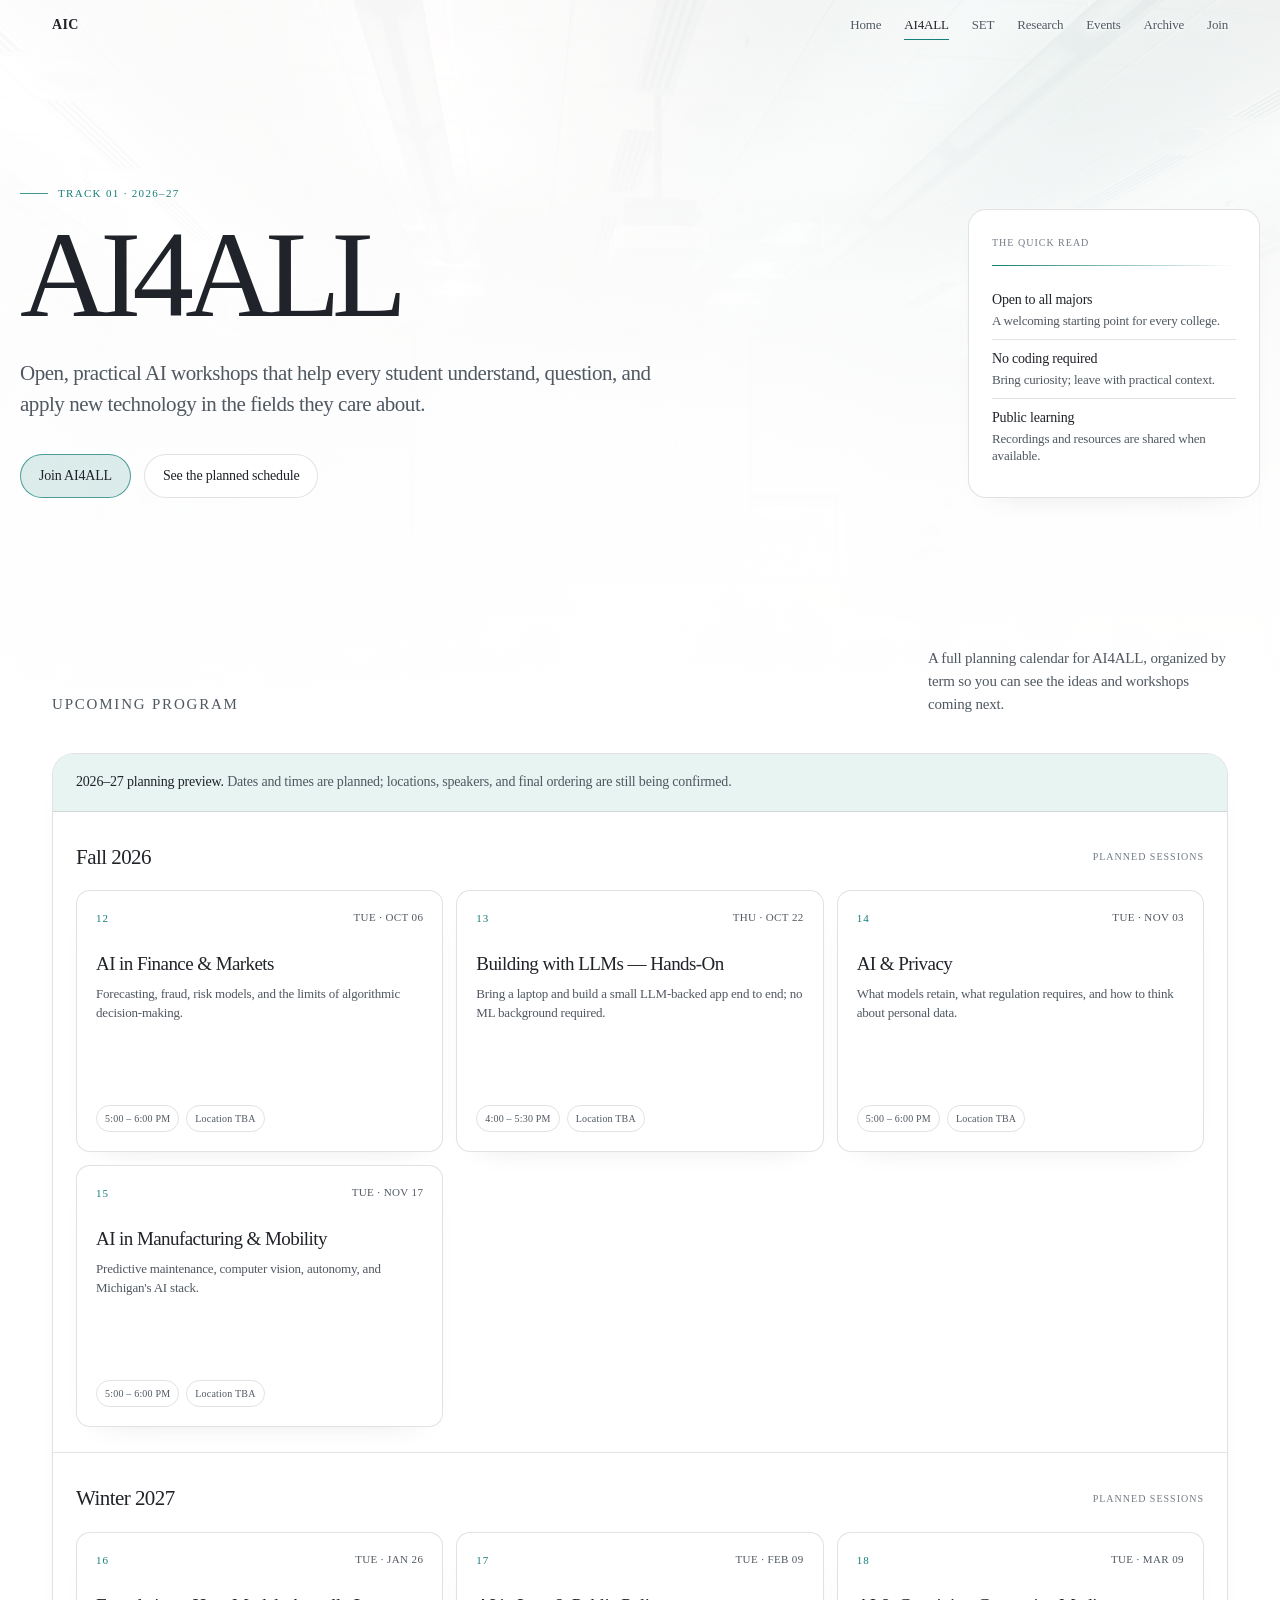
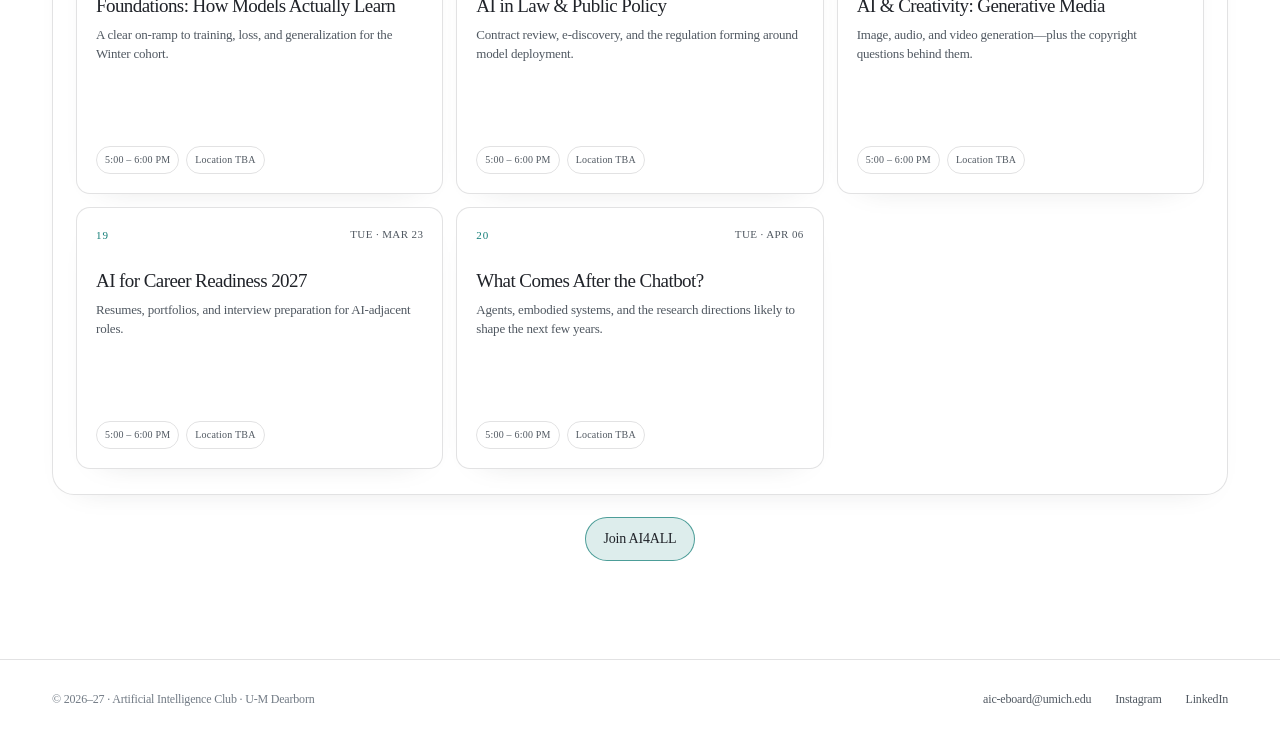
<file: track-ai4all.html>
<!doctype html>
<html lang="en">
<head>
  <meta charset="utf-8" />
  <meta name="viewport" content="width=device-width,initial-scale=1" />
  <meta name="description" content="AI4ALL is AIC's open, practical AI workshop track for every major at U-M Dearborn." />
  <meta name="theme-color" content="#FFFFFF" />
  <title>AI4ALL Track — AIC</title>
  <link rel="preconnect" href="https://fonts.googleapis.com" />
  <link rel="preconnect" href="https://fonts.gstatic.com" crossorigin />
  <link href="https://fonts.googleapis.com/css2?family=IBM+Plex+Mono:wght@400;500&family=IBM+Plex+Sans:ital,wght@0,400;0,500;0,600;1,400&family=Newsreader:opsz,wght@6..72,300;6..72,400&display=swap" rel="stylesheet" />
  <link rel="stylesheet" href="track.css" />
  <script src="track-page.js" defer></script>
</head>
<body data-track="ai4all">
  <div class="site-backdrop" aria-hidden="true"></div>

  <nav class="site-nav" aria-label="Main navigation">
    <div class="shell nav-bar">
      <a class="brand" href="AI4ALL.html" aria-label="AIC home"><span class="brand-name">AIC</span></a>
      <div class="nav-list">
        <a href="AI4ALL.html">Home</a>
        <a class="current" aria-current="page" href="track-ai4all.html">AI4ALL</a>
        <a href="track-set.html">SET</a>
        <a href="track-research.html">Research</a>
        <a href="events.html">Events</a>
        <a href="archive.html">Archive</a>
        <a href="AI4ALL.html#join">Join</a>
      </div>
    </div>
  </nav>

  <main>
    <section class="shell hero" aria-labelledby="track-title">
      <div>
        <p class="eyebrow">Track 01 · 2026–27</p>
        <h1 id="track-title"><span data-track-title>AI4ALL</span></h1>
        <p class="hero-lede" data-track-lede>Open, practical AI workshops that help every student understand, question, and apply new technology in the fields they care about.</p>
        <div class="hero-actions">
          <a class="button button--primary" href="AI4ALL.html#join">Join AI4ALL</a>
          <a class="button button--quiet" href="#schedule">See the planned schedule</a>
        </div>
      </div>
      <aside class="hero-docket" aria-label="AI4ALL overview">
        <div class="docket-label">The quick read</div>
        <div class="docket-line"></div>
        <div data-docket></div>
      </aside>
    </section>

    <section class="section section--events" id="schedule">
      <div class="shell">
        <div class="section-heading">
          <div>
            <p class="section-kicker">Upcoming program</p>
          </div>
          <p>A full planning calendar for AI4ALL, organized by term so you can see the ideas and workshops coming next.</p>
        </div>

        <div class="program-panel">
          <div class="schedule-status"><span><strong>2026–27 planning preview.</strong> Dates and times are planned; locations, speakers, and final ordering are still being confirmed.</span></div>
          <div class="term-group">
            <div class="term-heading"><h3>Fall 2026</h3><span>Planned sessions</span></div>
            <div class="event-grid" data-fall-events></div>
          </div>
          <div class="term-group">
            <div class="term-heading"><h3>Winter 2027</h3><span>Planned sessions</span></div>
            <div class="event-grid" data-winter-events></div>
          </div>
        </div>

        <div class="callout callout--solo">
          <a class="button button--primary" href="AI4ALL.html#join" data-callout-button>Join AI4ALL</a>
        </div>
        <noscript><p class="schedule-status">Enable JavaScript to load the full planned schedule.</p></noscript>
      </div>
    </section>
  </main>

  <footer class="site-footer">
    <div class="shell footer-inner">
      <span>© 2026–27 · Artificial Intelligence Club · U-M Dearborn</span>
      <nav class="footer-links" aria-label="Contact and social media">
        <a href="mailto:aic-eboard@umich.edu">aic-eboard@umich.edu</a>
        <a href="https://www.instagram.com/aic.umd/" target="_blank" rel="noopener noreferrer">Instagram</a>
        <a href="https://www.linkedin.com/company/artificial-intelligence-club-of-university-of-michigan-dearborn/" target="_blank" rel="noopener noreferrer">LinkedIn</a>
      </nav>
    </div>
  </footer>
</body>
</html>
</file>
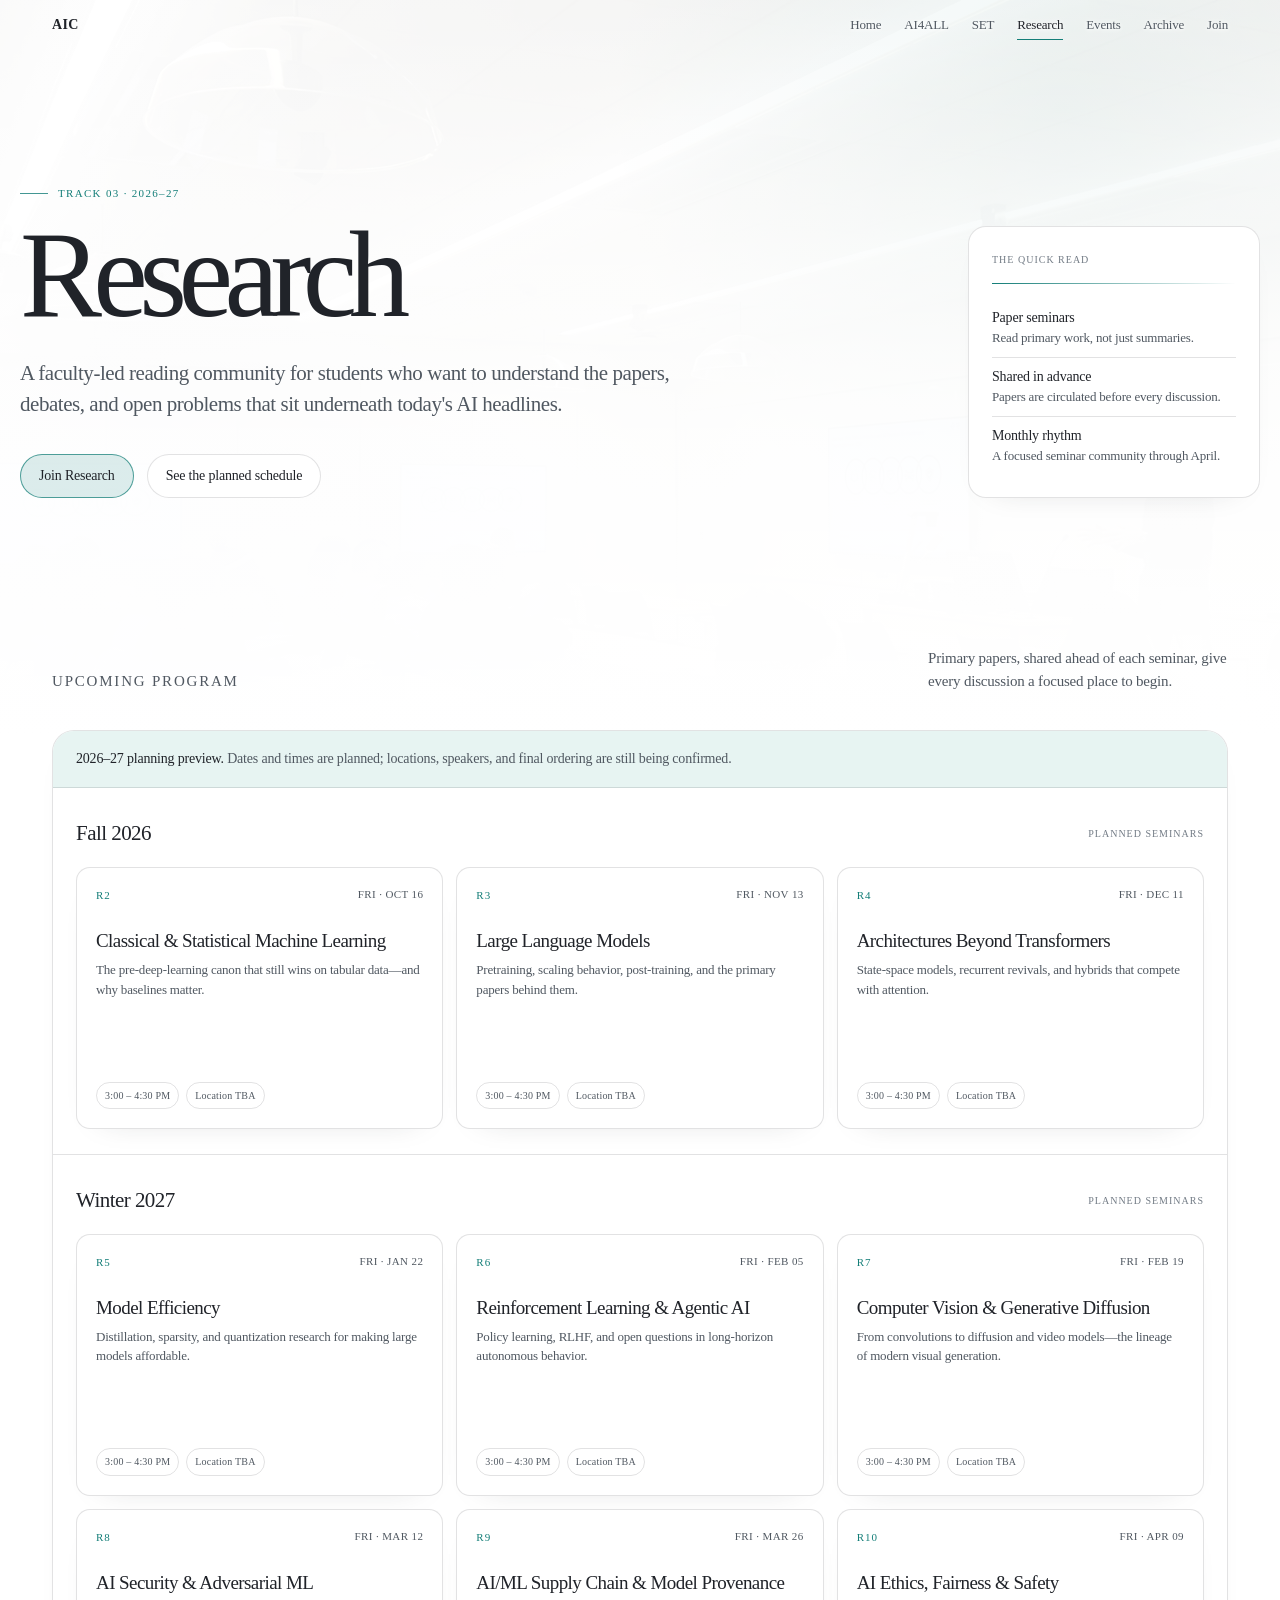
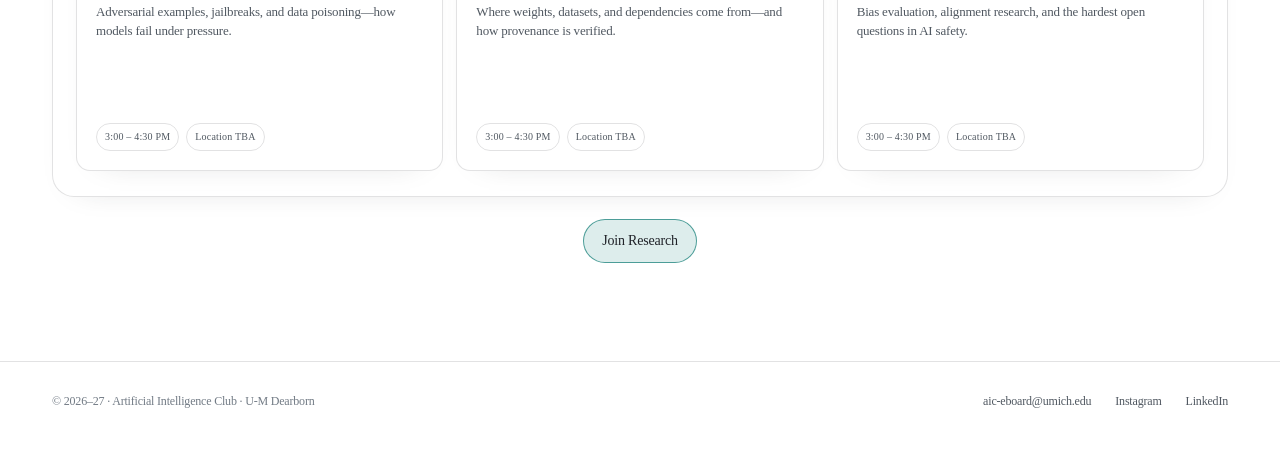
<file: track-research.html>
<!doctype html>
<html lang="en">
<head>
  <meta charset="utf-8" />
  <meta name="viewport" content="width=device-width,initial-scale=1" />
  <meta name="description" content="AIC's Research Track is a faculty-led AI paper-reading and discussion community at U-M Dearborn." />
  <meta name="theme-color" content="#FFFFFF" />
  <title>Research Track — AIC</title>
  <link rel="preconnect" href="https://fonts.googleapis.com" />
  <link rel="preconnect" href="https://fonts.gstatic.com" crossorigin />
  <link href="https://fonts.googleapis.com/css2?family=IBM+Plex+Mono:wght@400;500&family=IBM+Plex+Sans:ital,wght@0,400;0,500;0,600;1,400&family=Newsreader:opsz,wght@6..72,300;6..72,400&display=swap" rel="stylesheet" />
  <link rel="stylesheet" href="track.css" />
  <script src="track-page.js" defer></script>
</head>
<body data-track="research">
  <div class="site-backdrop" aria-hidden="true"></div>

  <nav class="site-nav" aria-label="Main navigation">
    <div class="shell nav-bar">
      <a class="brand" href="AI4ALL.html" aria-label="AIC home"><span class="brand-name">AIC</span></a>
      <div class="nav-list">
        <a href="AI4ALL.html">Home</a>
        <a href="track-ai4all.html">AI4ALL</a>
        <a href="track-set.html">SET</a>
        <a class="current" aria-current="page" href="track-research.html">Research</a>
        <a href="events.html">Events</a>
        <a href="archive.html">Archive</a>
        <a href="AI4ALL.html#join">Join</a>
      </div>
    </div>
  </nav>

  <main>
    <section class="shell hero" aria-labelledby="track-title">
      <div>
        <p class="eyebrow">Track 03 · 2026–27</p>
        <h1 id="track-title"><span data-track-title>Research</span></h1>
        <p class="hero-lede" data-track-lede>A faculty-led reading community for students who want to understand the papers, debates, and open problems that sit underneath today's AI headlines.</p>
        <div class="hero-actions">
          <a class="button button--primary" href="AI4ALL.html#join">Join Research</a>
          <a class="button button--quiet" href="#schedule">See the planned schedule</a>
        </div>
      </div>
      <aside class="hero-docket" aria-label="Research Track overview">
        <div class="docket-label">The quick read</div>
        <div class="docket-line"></div>
        <div data-docket></div>
      </aside>
    </section>

    <section class="section section--events" id="schedule">
      <div class="shell">
        <div class="section-heading">
          <div>
            <p class="section-kicker">Upcoming program</p>
          </div>
          <p>Primary papers, shared ahead of each seminar, give every discussion a focused place to begin.</p>
        </div>

        <div class="program-panel">
          <div class="schedule-status"><span><strong>2026–27 planning preview.</strong> Dates and times are planned; locations, speakers, and final ordering are still being confirmed.</span></div>
          <div class="term-group">
            <div class="term-heading"><h3>Fall 2026</h3><span>Planned seminars</span></div>
            <div class="event-grid" data-fall-events></div>
          </div>
          <div class="term-group">
            <div class="term-heading"><h3>Winter 2027</h3><span>Planned seminars</span></div>
            <div class="event-grid" data-winter-events></div>
          </div>
        </div>

        <div class="callout callout--solo">
          <a class="button button--primary" href="AI4ALL.html#join" data-callout-button>Join Research</a>
        </div>
        <noscript><p class="schedule-status">Enable JavaScript to load the full planned schedule.</p></noscript>
      </div>
    </section>
  </main>

  <footer class="site-footer">
    <div class="shell footer-inner">
      <span>© 2026–27 · Artificial Intelligence Club · U-M Dearborn</span>
      <nav class="footer-links" aria-label="Contact and social media">
        <a href="mailto:aic-eboard@umich.edu">aic-eboard@umich.edu</a>
        <a href="https://www.instagram.com/aic.umd/" target="_blank" rel="noopener noreferrer">Instagram</a>
        <a href="https://www.linkedin.com/company/artificial-intelligence-club-of-university-of-michigan-dearborn/" target="_blank" rel="noopener noreferrer">LinkedIn</a>
      </nav>
    </div>
  </footer>
</body>
</html>
</file>
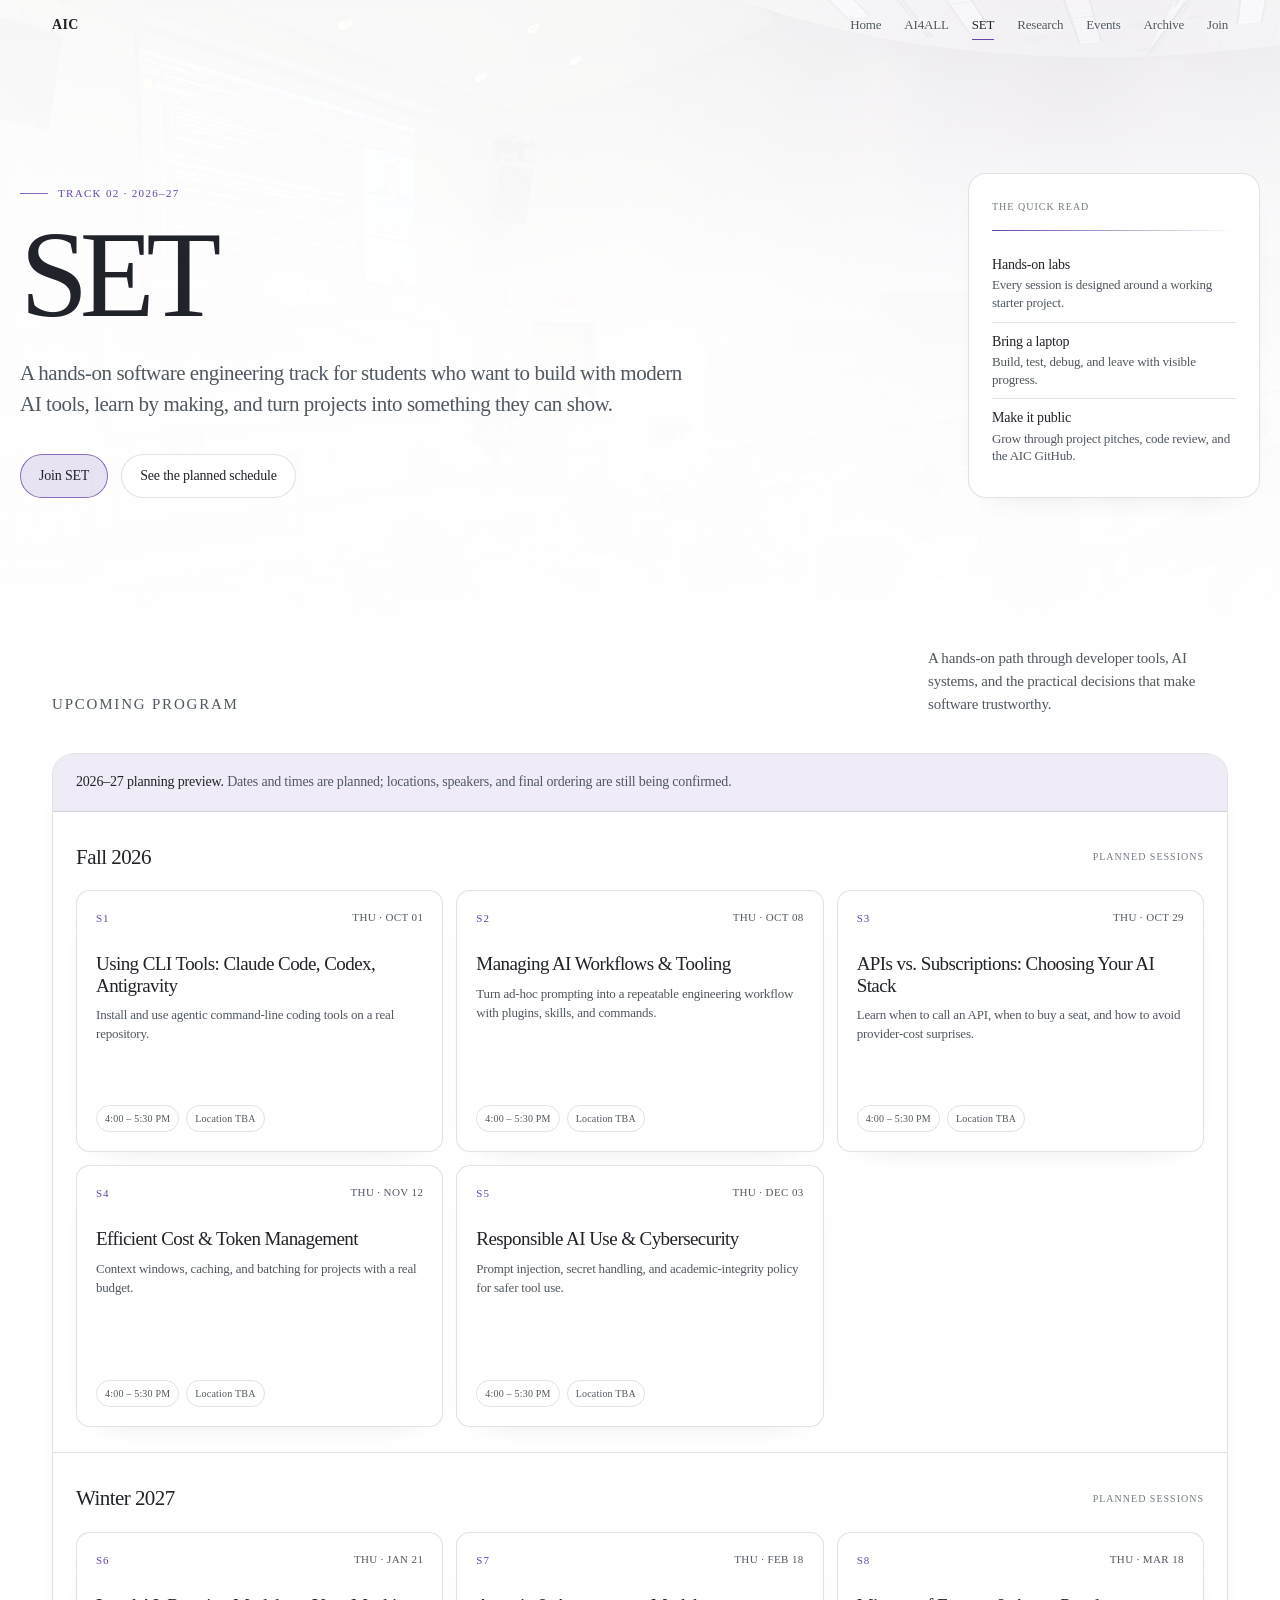
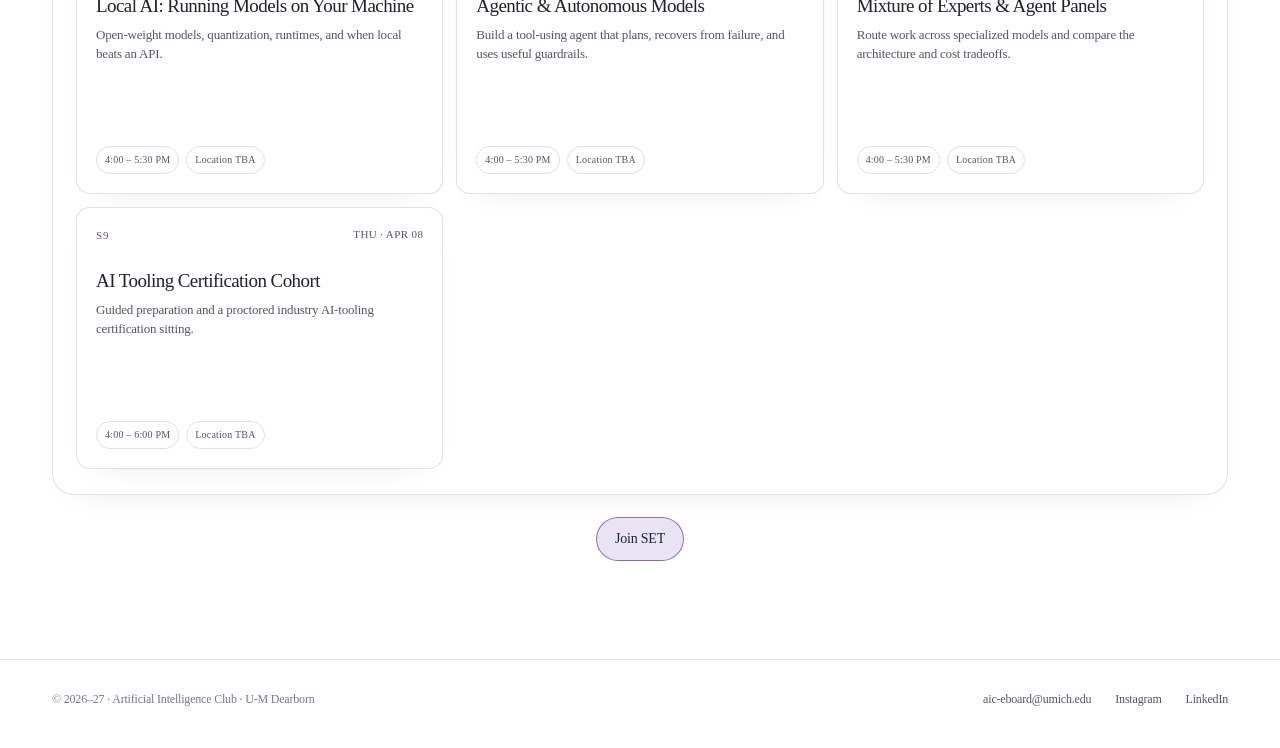
<file: track-set.html>
<!doctype html>
<html lang="en">
<head>
  <meta charset="utf-8" />
  <meta name="viewport" content="width=device-width,initial-scale=1" />
  <meta name="description" content="SET is AIC's hands-on Software Engineering Track for students building with modern AI tools at U-M Dearborn." />
  <meta name="theme-color" content="#FFFFFF" />
  <title>Software Engineering Track — AIC</title>
  <link rel="preconnect" href="https://fonts.googleapis.com" />
  <link rel="preconnect" href="https://fonts.gstatic.com" crossorigin />
  <link href="https://fonts.googleapis.com/css2?family=IBM+Plex+Mono:wght@400;500&family=IBM+Plex+Sans:ital,wght@0,400;0,500;0,600;1,400&family=Newsreader:opsz,wght@6..72,300;6..72,400&display=swap" rel="stylesheet" />
  <link rel="stylesheet" href="track.css" />
  <script src="track-page.js" defer></script>
</head>
<body data-track="set">
  <div class="site-backdrop" aria-hidden="true"></div>

  <nav class="site-nav" aria-label="Main navigation">
    <div class="shell nav-bar">
      <a class="brand" href="AI4ALL.html" aria-label="AIC home"><span class="brand-name">AIC</span></a>
      <div class="nav-list">
        <a href="AI4ALL.html">Home</a>
        <a href="track-ai4all.html">AI4ALL</a>
        <a class="current" aria-current="page" href="track-set.html">SET</a>
        <a href="track-research.html">Research</a>
        <a href="events.html">Events</a>
        <a href="archive.html">Archive</a>
        <a href="AI4ALL.html#join">Join</a>
      </div>
    </div>
  </nav>

  <main>
    <section class="shell hero" aria-labelledby="track-title">
      <div>
        <p class="eyebrow">Track 02 · 2026–27</p>
        <h1 id="track-title"><span data-track-title>SET</span></h1>
        <p class="hero-lede" data-track-lede>A hands-on software engineering track for students who want to build with modern AI tools, learn by making, and turn projects into something they can show.</p>
        <div class="hero-actions">
          <a class="button button--primary" href="AI4ALL.html#join">Join SET</a>
          <a class="button button--quiet" href="#schedule">See the planned schedule</a>
        </div>
      </div>
      <aside class="hero-docket" aria-label="Software Engineering Track overview">
        <div class="docket-label">The quick read</div>
        <div class="docket-line"></div>
        <div data-docket></div>
      </aside>
    </section>

    <section class="section section--events" id="schedule">
      <div class="shell">
        <div class="section-heading">
          <div>
            <p class="section-kicker">Upcoming program</p>
          </div>
          <p>A hands-on path through developer tools, AI systems, and the practical decisions that make software trustworthy.</p>
        </div>

        <div class="program-panel">
          <div class="schedule-status"><span><strong>2026–27 planning preview.</strong> Dates and times are planned; locations, speakers, and final ordering are still being confirmed.</span></div>
          <div class="term-group">
            <div class="term-heading"><h3>Fall 2026</h3><span>Planned sessions</span></div>
            <div class="event-grid" data-fall-events></div>
          </div>
          <div class="term-group">
            <div class="term-heading"><h3>Winter 2027</h3><span>Planned sessions</span></div>
            <div class="event-grid" data-winter-events></div>
          </div>
        </div>

        <div class="callout callout--solo">
          <a class="button button--primary" href="AI4ALL.html#join" data-callout-button>Join SET</a>
        </div>
        <noscript><p class="schedule-status">Enable JavaScript to load the full planned schedule.</p></noscript>
      </div>
    </section>
  </main>

  <footer class="site-footer">
    <div class="shell footer-inner">
      <span>© 2026–27 · Artificial Intelligence Club · U-M Dearborn</span>
      <nav class="footer-links" aria-label="Contact and social media">
        <a href="mailto:aic-eboard@umich.edu">aic-eboard@umich.edu</a>
        <a href="https://www.instagram.com/aic.umd/" target="_blank" rel="noopener noreferrer">Instagram</a>
        <a href="https://www.linkedin.com/company/artificial-intelligence-club-of-university-of-michigan-dearborn/" target="_blank" rel="noopener noreferrer">LinkedIn</a>
      </nav>
    </div>
  </footer>
</body>
</html>
</file>
<file: floating-nav.css>
/* Keep the navigation words in view without pinning a full-width header. */
nav.top{
  position:relative;
  top:auto;
  z-index:100;
  min-height:50px;
  padding:28px 0 0;
  background:none;
  border:0;
  backdrop-filter:none;
  -webkit-backdrop-filter:none;
  pointer-events:none;
}
nav.top .brand{ pointer-events:auto; }
nav.top .nav-links{
  --nav-edge:max(32px, calc((100vw - 1240px)/2 + 32px));
  position:fixed;
  top:28px;
  left:50%;
  right:auto;
  z-index:110;
  width:max-content;
  max-width:calc(100vw - 64px);
  transform:translateX(calc(50vw - var(--nav-edge) - 100%));
  transition:top .2s ease-out, transform .2s cubic-bezier(.2,.8,.2,1);
  will-change:transform;
  pointer-events:auto;
}
nav.top .nav-links.nav-moving{ animation:nav-motion-blur .2s ease-out; }
@keyframes nav-motion-blur{
  0%,100%{ filter:blur(0); }
  48%{ filter:blur(1.7px); }
}
body.nav-scrolled nav.top .nav-links{
  top:18px;
  transform:translateX(-50%);
}

/* The photo-led pages open with white links; lower white sections use dark links. */
body.photo-hero nav.top .brand-name,
body.photo-hero nav.top .nav-links a,
body.photo-hero nav.top .nav-links a.current,
body.photo-hero nav.top .nav-links a:hover{
  color:#fff;
  text-shadow:0 1px 6px rgba(0,0,0,.8),0 0 18px rgba(0,0,0,.55);
}
body.photo-hero.nav-on-light nav.top .nav-links a,
body.photo-hero.nav-on-light nav.top .nav-links a.current,
body.photo-hero.nav-on-light nav.top .nav-links a:hover{
  color:var(--ink);
  text-shadow:0 1px 3px #fff,0 0 10px #fff;
}
body:not(.photo-hero) nav.top .nav-links a{
  text-shadow:0 1px 3px #fff,0 0 10px #fff;
}
nav.top .nav-links a:focus-visible{
  outline:2px solid var(--aic-teal);
  outline-offset:5px;
}

@media (max-width:800px){
  nav.top{ min-height:78px; padding:20px 0 0; }
  nav.top .nav-links{
    --nav-edge:22px;
    top:20px;
    max-width:calc(100vw - 108px);
    justify-content:flex-end;
  }
  body.nav-scrolled nav.top .nav-links{ top:12px; justify-content:center; }
}
@media (max-width:460px){
  nav.top{ min-height:112px; padding:14px 0 0; }
  nav.top .nav-links{
    top:44px;
    max-width:calc(100vw - 44px);
    justify-content:center;
  }
  body.nav-scrolled nav.top .nav-links{ top:12px; }
}
@media (prefers-reduced-motion:reduce){
  nav.top .nav-links{ transition:none; }
  nav.top .nav-links.nav-moving{ animation:none; }
}
</file>
<file: track.css>
/* Shared layout for the AIC track pages. */
:root{
  --page-bg:#ffffff;
  --page-ink:#202329;
  --page-dim:#505861;
  --page-faint:#727b85;
  --page-line:rgba(32,35,41,.13);
  --page-card:#ffffff;
  --page-card-strong:#f5f6f7;
  --sans:"Times New Roman",Times,serif;
  --serif:"Times New Roman",Times,serif;
  --mono:"Times New Roman",Times,serif;
}

*{box-sizing:border-box}
html{background:var(--page-bg);scroll-behavior:smooth;scroll-padding-top:86px}
body{
  min-width:320px;
  margin:0;
  color:var(--page-ink);
  background:var(--page-bg);
  font-family:var(--sans);
  font-size:16px;
  line-height:1.55;
  letter-spacing:-.012em;
  overflow-x:clip;
}
body[data-track="ai4all"]{
  --accent:#147e78;
  --accent-rgb:20,126,120;
  --accent-tint:#e7f4f2;
  --hero-image:url("images/aic-fall-gbm.jpg");
}
body[data-track="set"]{
  --accent:#6545a8;
  --accent-rgb:101,69,168;
  --accent-tint:#f0ecf7;
  --hero-image:url("images/w01.jpg");
}
body[data-track="research"]{
  --accent:#147e78;
  --accent-rgb:20,126,120;
  --accent-tint:#e7f4f2;
  --hero-image:url("images/w06.jpg");
}
a{color:inherit;text-decoration:none}
button{font:inherit}

.site-backdrop{
  position:fixed;
  inset:0;
  z-index:-2;
  overflow:hidden;
  background:
    radial-gradient(circle at 83% 12%,rgba(var(--accent-rgb),.16),transparent 28rem),
    radial-gradient(circle at 12% 86%,rgba(103,113,183,.12),transparent 31rem),
    var(--page-bg);
}
.site-backdrop::before{
  content:"";
  position:absolute;
  inset:-3%;
  background-image:
    linear-gradient(90deg,rgba(7,13,22,.96) 0%,rgba(7,13,22,.83) 39%,rgba(7,13,22,.63) 100%),
    linear-gradient(180deg,rgba(7,13,22,.12),rgba(7,13,22,.88)),
    var(--hero-image);
  background-position:center;
  background-size:cover;
  filter:saturate(.75) contrast(.98) brightness(.64);
  opacity:.68;
  transform:scale(1.03);
  animation:backdrop-drift 20s ease-in-out infinite alternate;
}
.site-backdrop{z-index:0;pointer-events:none}
.shell{position:relative;z-index:1}
.site-backdrop::after{
  content:"";
  position:absolute;
  inset:0;
  background:
    linear-gradient(180deg,rgba(7,13,22,.08) 0%,rgba(7,13,22,.4) 30%,var(--page-bg) 80%),
    repeating-linear-gradient(117deg,rgba(255,255,255,.012) 0 1px,transparent 1px 5px);
  pointer-events:none;
}
@keyframes backdrop-drift{from{transform:scale(1.03) translate3d(0,0,0)}to{transform:scale(1.08) translate3d(-1.2%,-.8%,0)}}

.shell{max-width:1240px;margin:0 auto;padding:0 32px}
.site-nav{
  position:relative;
  z-index:100;
  padding:14px 0;
  border-bottom:0;
  background:transparent;
}
.nav-bar{display:flex;align-items:center;justify-content:space-between;gap:28px}
.brand{display:inline-flex;align-items:center;font-weight:600;letter-spacing:.02em}
.brand-name{font-size:14px}
.nav-list{
  position:fixed;
  top:15px;
  right:max(32px,calc((100vw - 1240px)/2 + 32px));
  z-index:101;
  display:flex;
  align-items:center;
  justify-content:flex-end;
  gap:23px;
  flex-wrap:wrap;
  pointer-events:none;
  transition:right .2s cubic-bezier(.2,.75,.3,1),transform .2s cubic-bezier(.2,.75,.3,1),top .2s cubic-bezier(.2,.75,.3,1);
}
body.nav-scrolled .nav-list{right:50%;transform:translateX(50%);justify-content:center}
.nav-list a{position:relative;color:var(--page-dim);font-size:13px;pointer-events:auto;text-shadow:0 1px 3px #fff,0 0 10px #fff;transition:color .2s ease}
.nav-list a::after{content:"";position:absolute;right:0;bottom:-5px;left:0;height:1px;background:var(--accent);transform:scaleX(0);transform-origin:left;transition:transform .22s ease}
.nav-list a:hover,.nav-list a.current{color:var(--page-ink)}
.nav-list a:hover::after,.nav-list a.current::after{transform:scaleX(1)}
.nav-list a:focus-visible{outline:2px solid var(--accent);outline-offset:5px}

.hero{display:grid;grid-template-columns:minmax(0,1fr) 292px;gap:56px;align-items:end;min-height:510px;padding:92px 0 62px}
.eyebrow{display:flex;align-items:center;gap:10px;margin:0 0 22px;color:var(--accent);font-family:var(--mono);font-size:11px;font-weight:500;letter-spacing:.12em;text-transform:uppercase}
.eyebrow::before{content:"";width:28px;height:1px;background:currentColor;opacity:.8}
.hero h1{max-width:780px;margin:0;color:#fff;font-size:clamp(58px,9.6vw,132px);font-weight:400;letter-spacing:-.07em;line-height:.83}
.hero-lede{max-width:670px;margin:32px 0 0;color:#d8d9da;font-size:clamp(17px,2vw,21px);line-height:1.48;letter-spacing:-.022em}
.hero-actions{display:flex;flex-wrap:wrap;gap:13px;margin-top:34px}
.button{display:inline-flex;align-items:center;justify-content:center;min-height:44px;padding:0 18px;border:1px solid var(--page-line);border-radius:999px;font-size:14px;font-weight:500;transition:transform .2s ease,background .2s ease,border-color .2s ease}
.button:hover{transform:translateY(-2px)}
.button--primary{border-color:rgba(var(--accent-rgb),.72);background:rgba(var(--accent-rgb),.14);box-shadow:inset 0 0 0 1px rgba(255,255,255,.04)}
.button--primary:hover{background:rgba(var(--accent-rgb),.25)}
.button--quiet{background:rgba(8,15,25,.46);color:var(--page-dim)}
.button--quiet:hover{background:rgba(255,255,255,.07);color:var(--page-ink)}

.hero-docket{padding:25px 23px 22px;border:1px solid var(--page-line);border-radius:18px;background:linear-gradient(145deg,rgba(10,18,29,.82),rgba(10,18,29,.46));box-shadow:0 24px 80px rgba(0,0,0,.18);backdrop-filter:blur(10px)}
.docket-label{color:var(--page-faint);font-family:var(--mono);font-size:10px;letter-spacing:.1em;text-transform:uppercase}
.docket-line{height:1px;margin:15px 0;background:linear-gradient(90deg,var(--accent),transparent)}
.docket-item{padding:10px 0;border-top:1px solid rgba(244,243,239,.09)}
.docket-item:first-of-type{border-top:0}
.docket-item strong{display:block;color:#fff;font-size:14px;font-weight:500;line-height:1.25}
.docket-item span{display:block;margin-top:3px;color:var(--page-dim);font-size:13px;line-height:1.35}

.track-switcher{padding-bottom:36px}
.track-tabs{display:grid;grid-template-columns:repeat(3,1fr);max-width:780px;border:1px solid var(--page-line);border-radius:16px;overflow:hidden;background:rgba(9,16,26,.66);backdrop-filter:blur(10px)}
.track-tab{display:flex;align-items:center;gap:12px;min-height:66px;padding:12px 18px;border-right:1px solid var(--page-line);color:var(--page-dim);transition:background .2s ease,color .2s ease}
.track-tab:last-child{border-right:0}
.track-tab:hover{background:rgba(255,255,255,.055);color:#fff}
.track-tab.current{background:linear-gradient(110deg,rgba(var(--accent-rgb),.2),rgba(var(--accent-rgb),.05));color:#fff}
.tab-number{color:var(--accent);font-family:var(--mono);font-size:11px;letter-spacing:.08em}
.tab-name{font-size:15px;font-weight:500}

.section{padding:86px 0;border-top:1px solid var(--page-line)}
.section--events{padding-bottom:98px}
.section-heading{display:grid;grid-template-columns:minmax(0,1fr) 300px;gap:32px;align-items:end;margin-bottom:37px}
.section-kicker{margin-bottom:10px;color:var(--accent);font-family:var(--mono);font-size:11px;letter-spacing:.12em;text-transform:uppercase}
.section h2{margin:0;color:#fff;font-family:var(--serif);font-size:clamp(40px,5vw,68px);font-weight:300;letter-spacing:-.055em;line-height:.95}
.section h2 em{color:rgba(255,255,255,.68);font-style:italic}
.section-heading p{margin:0;color:var(--page-dim);font-size:15px;line-height:1.55}

.overview{display:grid;grid-template-columns:minmax(0,1.2fr) minmax(280px,.8fr);gap:23px}
.overview-copy,.program-note{padding:29px;border:1px solid var(--page-line);border-radius:18px;background:var(--page-card);backdrop-filter:blur(10px)}
.overview-copy p{max-width:690px;margin:0;color:#e4e5e5;font-family:var(--serif);font-size:clamp(24px,2.7vw,34px);font-weight:300;letter-spacing:-.032em;line-height:1.22}
.program-note{background:linear-gradient(145deg,rgba(var(--accent-rgb),.13),rgba(10,18,29,.68))}
.program-note .note-label{color:var(--accent);font-family:var(--mono);font-size:10px;letter-spacing:.11em;text-transform:uppercase}
.program-note strong{display:block;margin-top:13px;color:#fff;font-size:19px;font-weight:500;letter-spacing:-.026em;line-height:1.2}
.program-note p{margin:10px 0 0;color:var(--page-dim);font-size:14px;line-height:1.5}

.focus-grid{display:grid;grid-template-columns:repeat(3,minmax(0,1fr));gap:16px;margin-top:20px}
.focus-card{min-height:214px;padding:23px 22px;border:1px solid var(--page-line);border-radius:16px;background:rgba(10,18,29,.58);transition:transform .24s ease,border-color .24s ease,background .24s ease}
.focus-card:hover{transform:translateY(-4px);border-color:rgba(var(--accent-rgb),.47);background:rgba(13,24,38,.8)}
.focus-index{display:block;color:var(--accent);font-family:var(--mono);font-size:11px;letter-spacing:.1em}
.focus-card h3{margin:27px 0 8px;color:#fff;font-size:20px;font-weight:500;letter-spacing:-.028em;line-height:1.08}
.focus-card p{margin:0;color:var(--page-dim);font-size:14px;line-height:1.5}

.program-panel{border:1px solid var(--page-line);border-radius:22px;background:linear-gradient(145deg,rgba(12,22,35,.92),rgba(7,13,22,.72));box-shadow:0 26px 90px rgba(0,0,0,.18);overflow:hidden}
.schedule-status{display:flex;align-items:flex-start;gap:13px;padding:18px 23px;border-bottom:1px solid var(--page-line);background:rgba(var(--accent-rgb),.085);color:#d8d9da;font-size:14px;line-height:1.45}
.schedule-status strong{color:#fff;font-weight:500}
.term-group{padding:29px 23px 25px}
.term-group+.term-group{border-top:1px solid var(--page-line)}
.term-heading{display:flex;align-items:center;justify-content:space-between;gap:16px;margin-bottom:17px}
.term-heading h3{margin:0;color:#fff;font-size:21px;font-weight:500;letter-spacing:-.026em}
.term-heading span{color:var(--page-faint);font-family:var(--mono);font-size:10px;letter-spacing:.1em;text-transform:uppercase}
.event-grid{display:grid;grid-template-columns:repeat(3,minmax(0,1fr));gap:13px}
.event-card{display:flex;flex-direction:column;min-height:262px;padding:19px;border:1px solid rgba(244,243,239,.11);border-radius:14px;background:rgba(6,12,20,.42);transition:border-color .2s ease,transform .2s ease,background .2s ease}
.event-card:hover{border-color:rgba(var(--accent-rgb),.52);background:rgba(255,255,255,.045);transform:translateY(-3px)}
.event-top{display:flex;justify-content:space-between;gap:12px;align-items:flex-start}
.event-id{color:var(--accent);font-family:var(--mono);font-size:11px;letter-spacing:.09em}
.event-date{color:var(--page-dim);font-family:var(--mono);font-size:11px;letter-spacing:.035em;text-align:right;line-height:1.35}
.event-card h4{margin:26px 0 9px;color:#fff;font-size:19px;font-weight:500;letter-spacing:-.03em;line-height:1.12}
.event-card p{margin:0;color:var(--page-dim);font-size:13px;line-height:1.48}
.event-meta{display:flex;flex-wrap:wrap;gap:7px;margin-top:auto;padding-top:18px}
.event-meta span{padding:5px 8px;border:1px solid rgba(244,243,239,.11);border-radius:999px;color:#d8d9db;font-family:var(--mono);font-size:10px;letter-spacing:.02em}

.callout{display:grid;grid-template-columns:minmax(0,1fr) auto;gap:28px;align-items:center;margin-top:22px;padding:27px 29px;border:1px solid rgba(var(--accent-rgb),.38);border-radius:18px;background:linear-gradient(115deg,rgba(var(--accent-rgb),.18),rgba(8,15,25,.76) 58%)}
.callout-label{color:var(--accent);font-family:var(--mono);font-size:10px;letter-spacing:.11em;text-transform:uppercase}
.callout h3{margin:8px 0 0;color:#fff;font-family:var(--serif);font-size:30px;font-weight:300;letter-spacing:-.035em;line-height:1.08}
.callout.callout--solo{display:flex;justify-content:center;padding:0;border:0;background:none}

.site-footer{padding:30px 0 40px;border-top:1px solid var(--page-line)}
.footer-inner{display:flex;align-items:center;justify-content:space-between;gap:20px;color:var(--page-faint);font-size:12px}
.footer-links{display:flex;align-items:center;justify-content:flex-end;flex-wrap:wrap;gap:10px 24px}
.footer-inner a{color:var(--page-dim);transition:color .2s ease}
.footer-inner a:hover{color:#fff}
.footer-inner a:focus-visible{outline:2px solid var(--accent);outline-offset:4px}

@media (max-width:960px){
  .hero{grid-template-columns:1fr;gap:30px;min-height:0;padding-top:82px}
  .hero-docket{max-width:520px}
  .section-heading{grid-template-columns:1fr;gap:15px}
  .overview{grid-template-columns:1fr}
  .event-grid{grid-template-columns:repeat(2,minmax(0,1fr))}
}
@media (max-width:740px){
  html{scroll-padding-top:100px}
  .shell{padding:0 21px}
  .site-nav{padding:11px 0}
  .nav-bar{min-height:86px;align-items:flex-start}
  .nav-list{top:43px;right:21px;width:calc(100vw - 42px);justify-content:flex-start;gap:5px 16px}
  body.nav-scrolled .nav-list{top:12px}
  .nav-list a{display:inline-flex;align-items:center;min-height:27px}
  .hero{padding:70px 0 48px}
  .hero h1{font-size:clamp(58px,18vw,94px)}
  .hero-lede{font-size:18px}
  .track-tabs{grid-template-columns:1fr}
  .track-tab{border-right:0;border-bottom:1px solid var(--page-line)}
  .track-tab:last-child{border-bottom:0}
  .section{padding:66px 0}
  .focus-grid{grid-template-columns:1fr}
  .focus-card{min-height:0}
  .event-grid{grid-template-columns:1fr}
  .event-card{min-height:0}
  .callout{grid-template-columns:1fr;gap:20px;padding:24px}
  .footer-inner{align-items:flex-start;flex-direction:column}
  .footer-links{justify-content:flex-start}
}
@media (max-width:360px){
  html{scroll-padding-top:132px}
}
@media (prefers-reduced-motion:reduce){
  *,*::before,*::after{animation-duration:.01ms!important;animation-iteration-count:1!important;scroll-behavior:auto!important;transition-duration:.01ms!important}
}

/* Bright, paper-like track pages with a faint trace of each track's photo. */
.site-backdrop::before{
  background-image:
    linear-gradient(90deg,rgba(255,255,255,.86),rgba(255,255,255,.76) 45%,rgba(255,255,255,.68)),
    linear-gradient(180deg,rgba(255,255,255,.42),rgba(255,255,255,.84)),
    var(--hero-image);
  filter:saturate(.72) contrast(.94) brightness(1.04);
  opacity:.54;
}
.site-backdrop::after{
  background:linear-gradient(180deg,rgba(255,255,255,.18),rgba(255,255,255,.66) 35%,var(--page-bg) 82%);
}
.hero h1,.section h2,.program-note strong,.focus-card h3,.term-heading h3,.event-card h4,.callout h3{color:var(--page-ink)}
.hero-lede,.overview-copy p,.schedule-status{color:var(--page-dim)}
.hero-docket,.track-tabs,.program-panel,.focus-card,.event-card{
  background:var(--page-card);
  box-shadow:0 12px 32px -28px rgba(32,35,41,.28);
}
.docket-item{border-top-color:var(--page-line)}
.docket-item strong{color:var(--page-ink)}
.button--quiet{background:rgba(255,255,255,.88);color:var(--page-ink);border-color:var(--page-line)}
.button--quiet:hover{background:#f1f3f4;color:var(--page-ink)}
.track-tab:hover{background:#f4f6f7;color:var(--page-ink)}
.track-tab.current{color:var(--page-ink)}
.section h2 em{color:#626a73}
.program-note{background:linear-gradient(145deg,var(--accent-tint),#fff 78%)}
.focus-card:hover,.event-card:hover{background:#f7f8f9}
.schedule-status{background:var(--accent-tint)}
.schedule-status strong{color:var(--page-ink)}
.event-card{border-color:var(--page-line)}
.event-card:hover{background:#f7f8f9}
.event-meta span{border-color:var(--page-line);color:var(--page-dim)}
.callout{background:linear-gradient(115deg,var(--accent-tint),#fff 78%)}
.footer-inner a:hover{color:var(--page-ink)}
</file>
